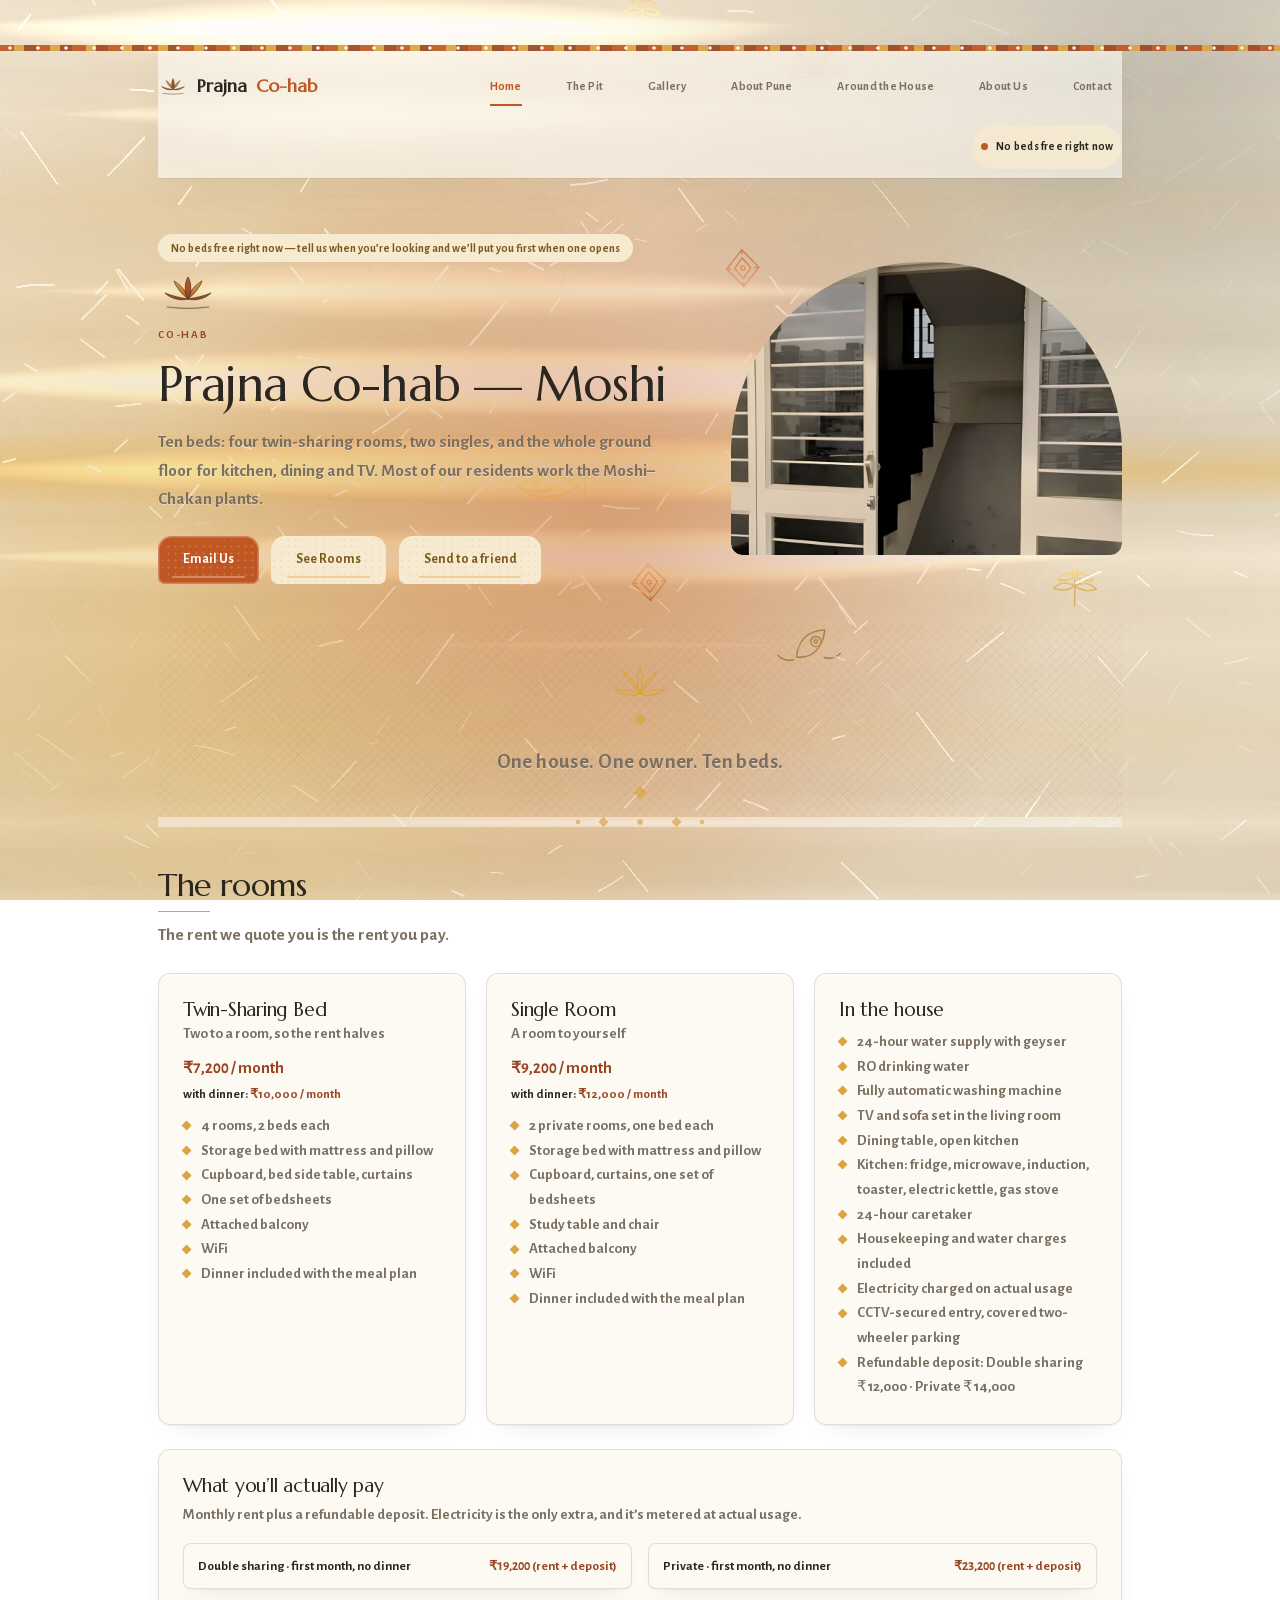
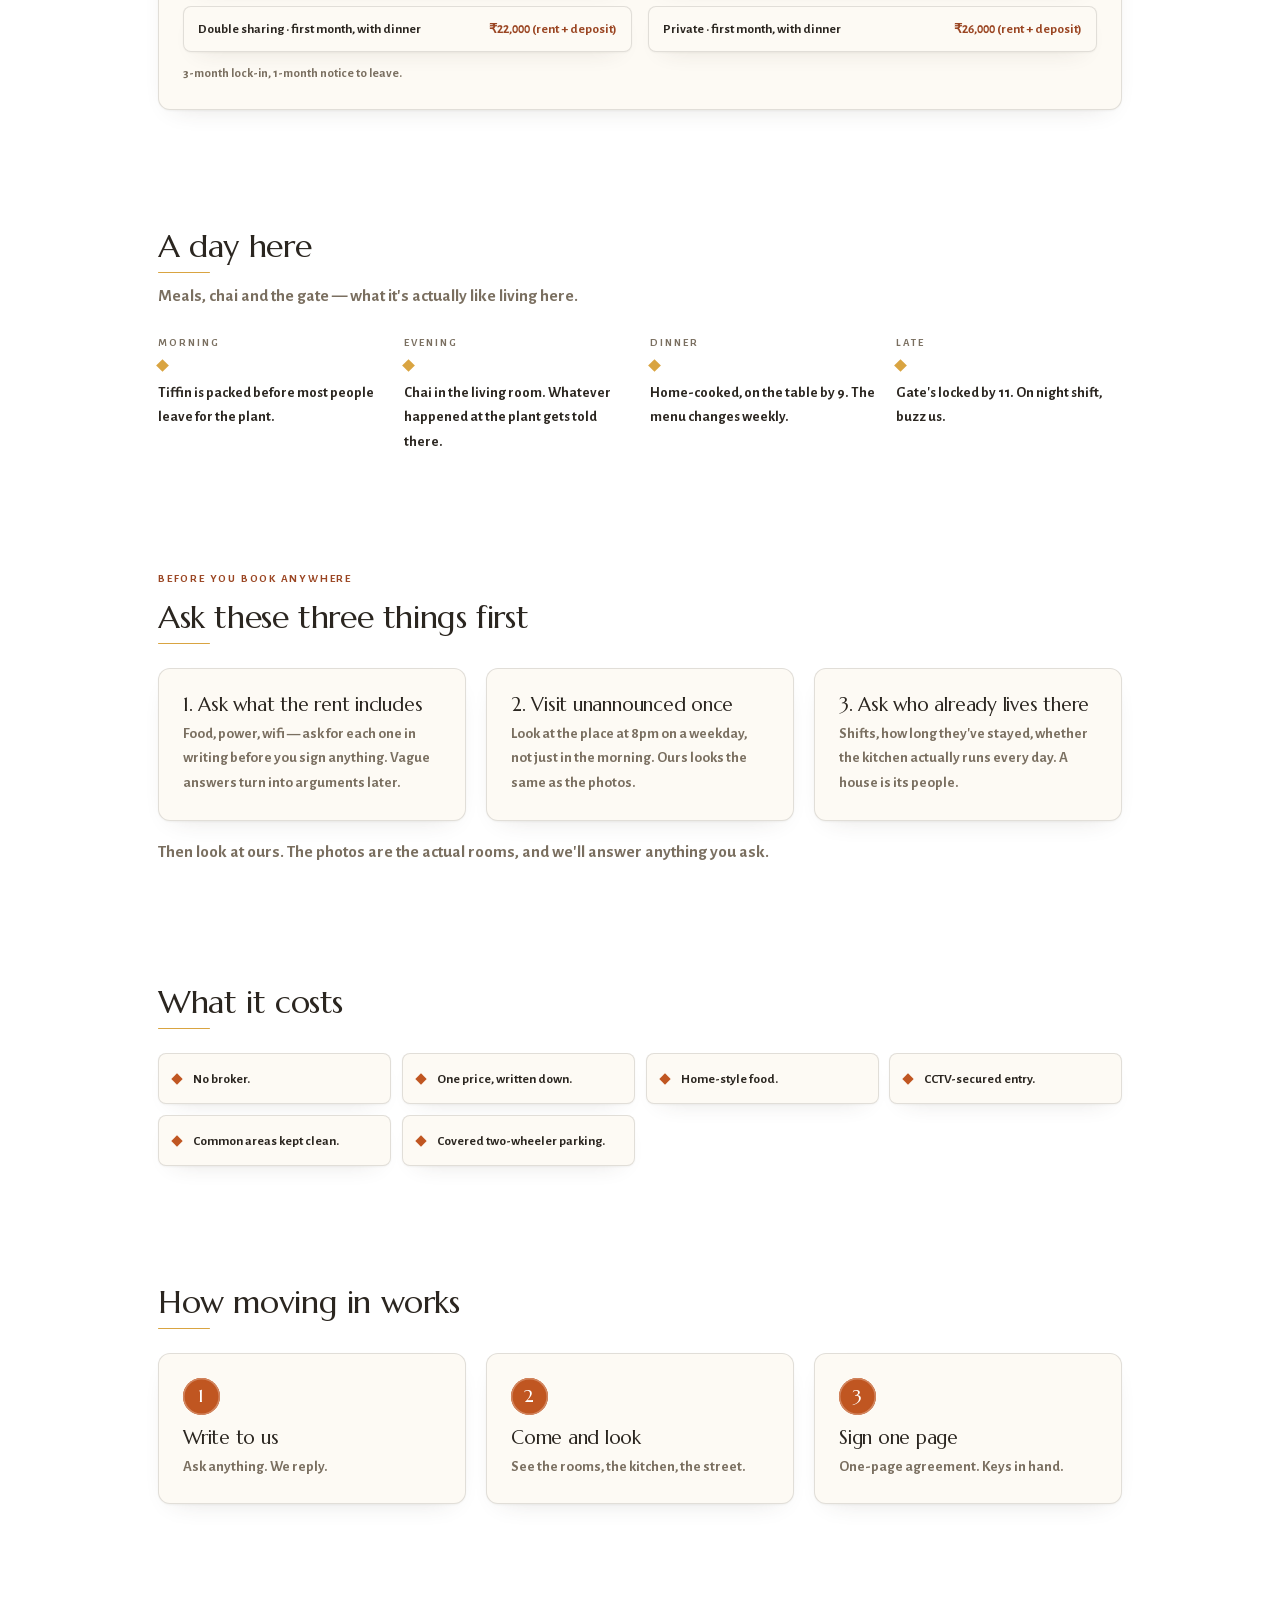
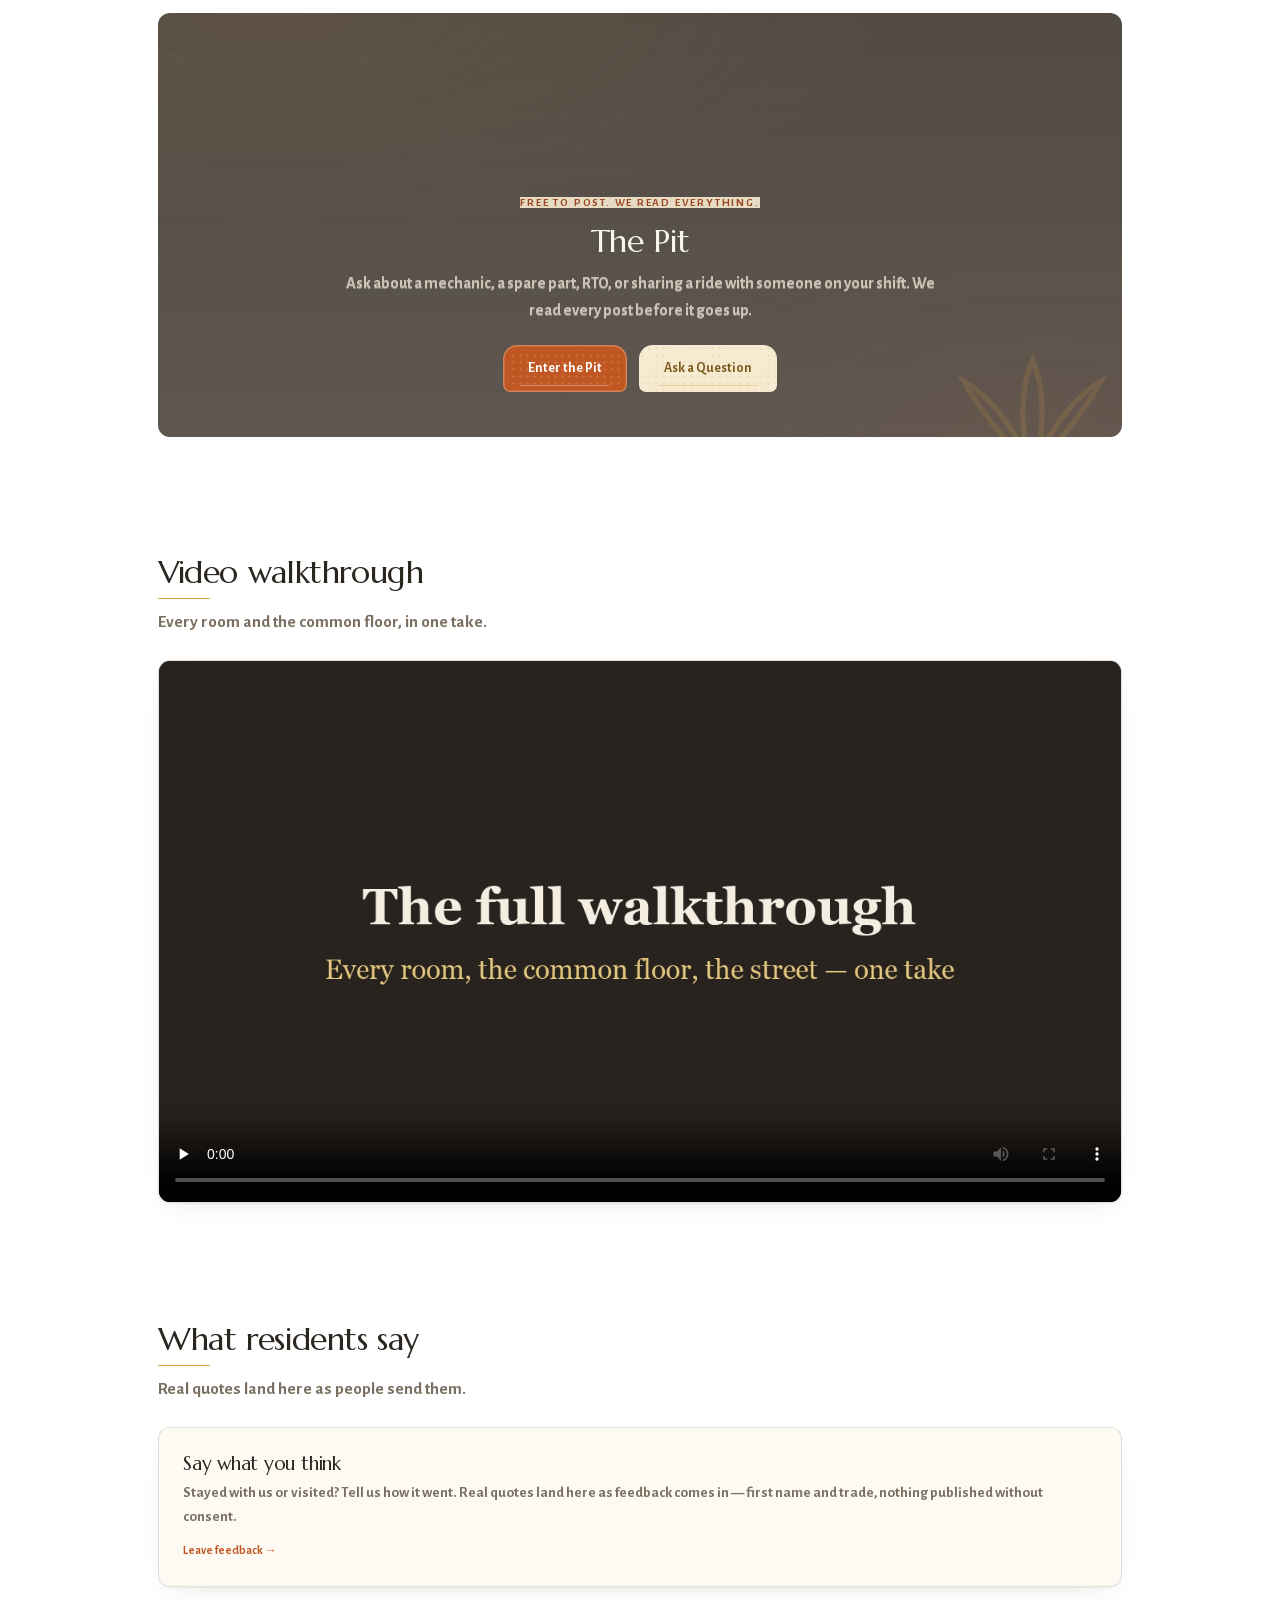
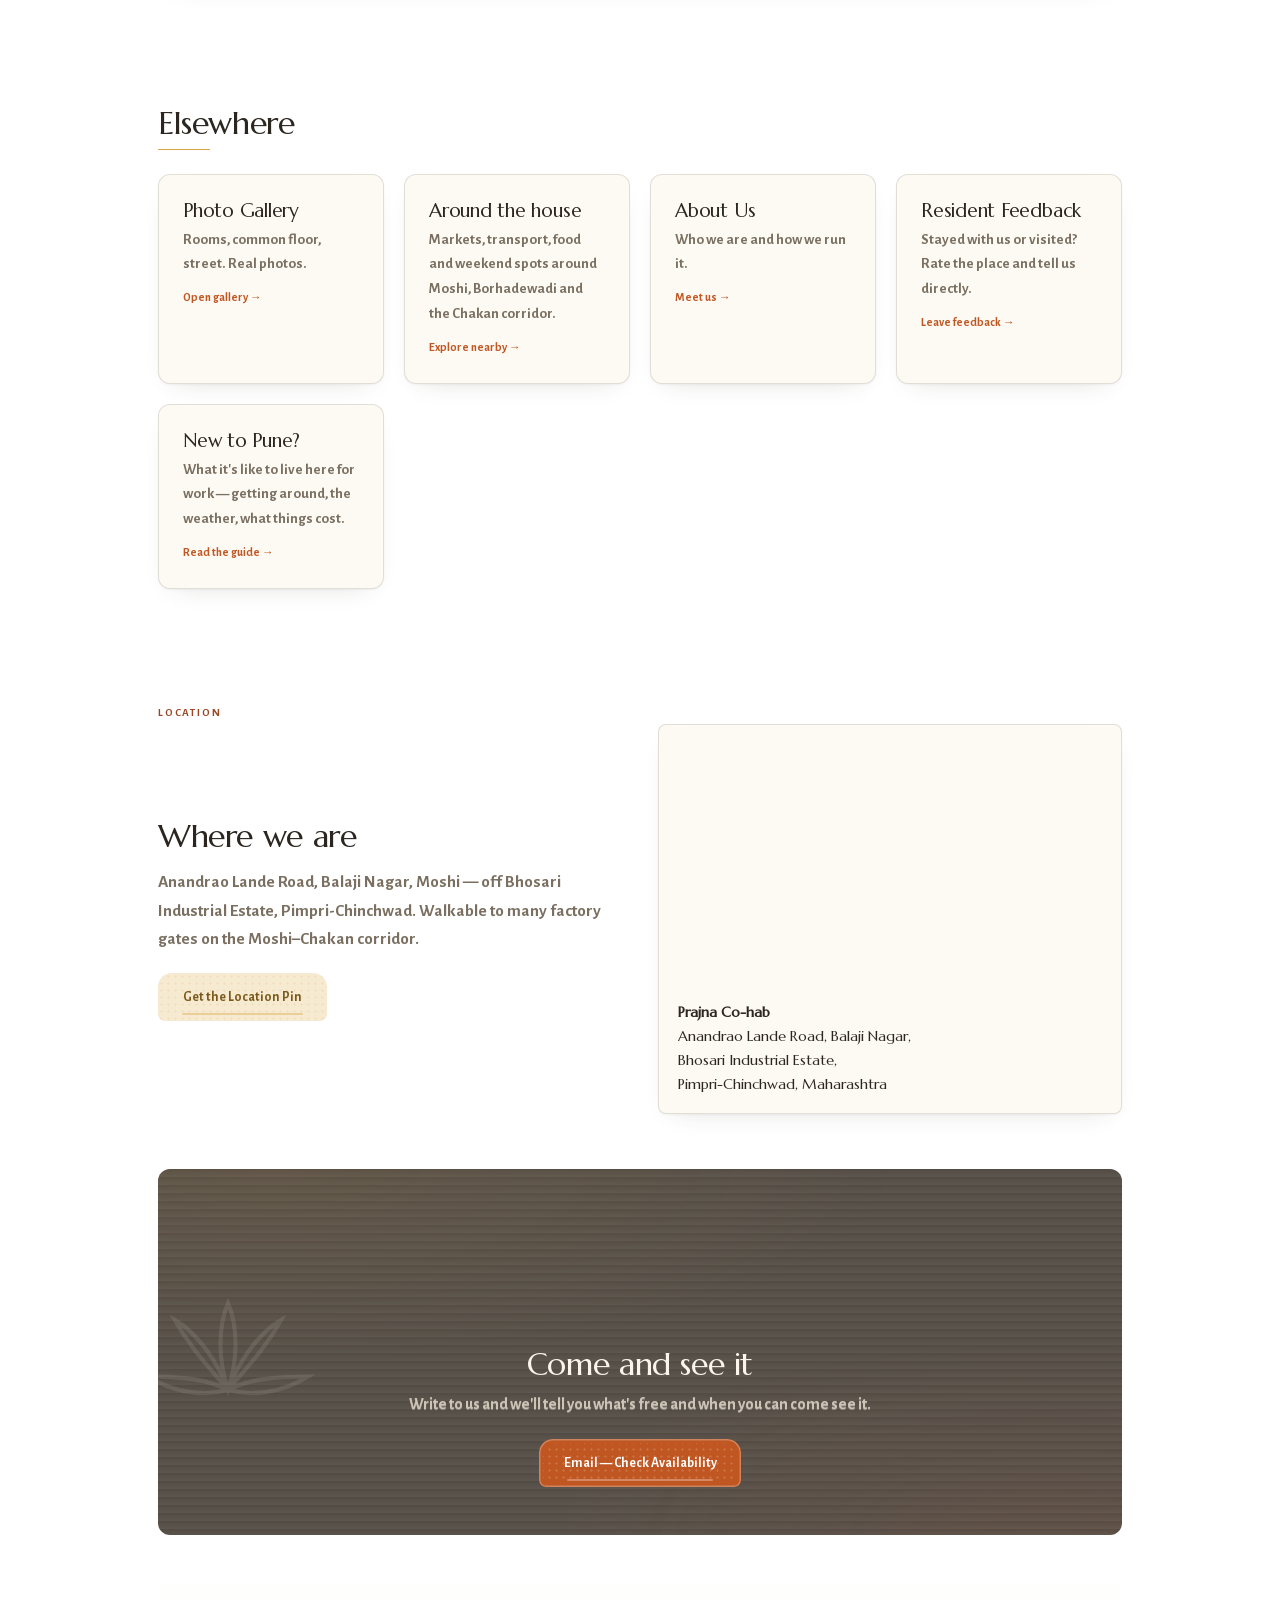
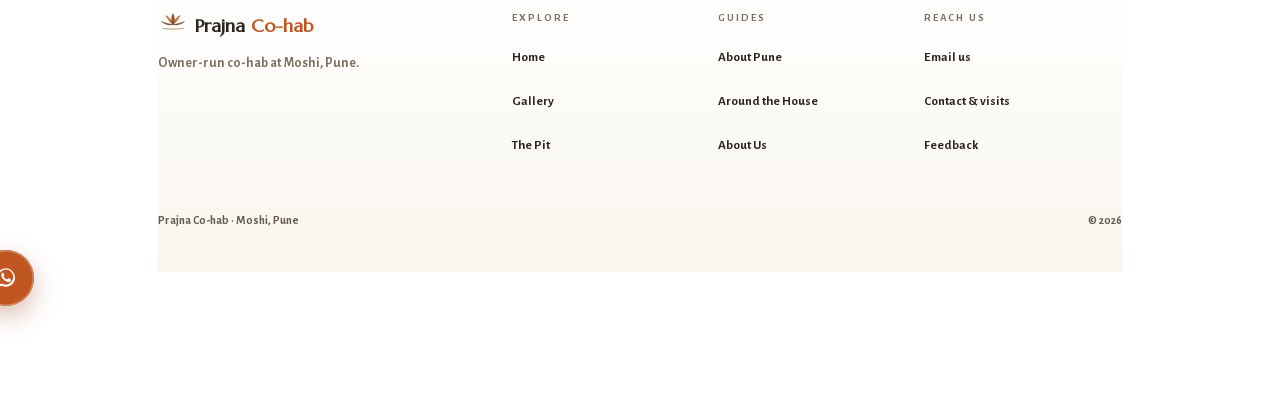
<file: index.html>
<!DOCTYPE html>
<html lang="en">
<head>
<meta charset="UTF-8">
<meta name="viewport" content="width=device-width, initial-scale=1.0, viewport-fit=cover">
<title>Prajna Co-hab — Co-living house near Moshi, Pune</title>
<meta name="description" content="Owner-run co-living in Moshi, Pimpri-Chinchwad. Double sharing from Rs 7,200 a month, private from Rs 9,200. Dinner optional. Email to enquire — no broker, no agent.">
<meta property="og:site_name" content="Prajna Co-hab">
<meta property="og:type" content="website">
<meta property="og:title" content="Prajna Co-hab — Co-living house near Moshi, Pune">
<meta property="og:description" content="Owner-run co-living in Moshi, Pimpri-Chinchwad. Double sharing from Rs 7,200 a month, private from Rs 9,200. Dinner optional. Email to enquire — no broker, no agent.">
<meta property="og:url" content="https://himansu04.github.io/prajna-co-hab/">
<meta property="og:image" content="https://himansu04.github.io/prajna-co-hab/assets/og-cover.jpg">
<meta property="og:image:width" content="1200">
<meta property="og:image:height" content="630">
<meta name="twitter:card" content="summary_large_image">
<script type="application/ld+json" id="ldjson">
{
  "@context": "https://schema.org",
  "@type": "LodgingBusiness",
  "name": "Prajna Co-hab",
  "description": "Co-living house with twin-sharing and single rooms near Moshi, Pune. Full common floor with kitchen, dining, living and TV.",
  "address": {
    "@type": "PostalAddress",
    "streetAddress": "Anandrao Lande Road, Balaji Nagar, Bhosari Industrial Estate",
    "addressLocality": "Pimpri-Chinchwad",
    "addressRegion": "Maharashtra",
    "postalCode": "411026",
    "addressCountry": "IN"
  },
  "priceRange": "₹₹",
  "amenityFeature": [
    {
      "@type": "LocationFeatureSpecification",
      "name": "Home-style food"
    },
    {
      "@type": "LocationFeatureSpecification",
      "name": "CCTV-secured entry"
    },
    {
      "@type": "LocationFeatureSpecification",
      "name": "Daily-cleaned common areas"
    },
    {
      "@type": "LocationFeatureSpecification",
      "name": "Covered two-wheeler parking"
    },
    {
      "@type": "LocationFeatureSpecification",
      "name": "Common floor: kitchen, dining, TV lounge"
    }
  ],
  "keywords": "co-hab in Moshi, co-living Moshi, co-hab near MIDC Pune, working professionals co-hab, no broker co-hab Pune, single room Moshi, twin sharing rooms"
}
</script>
<link rel="manifest" href="manifest.webmanifest">
<link rel="apple-touch-icon" href="assets/icon-192.png">
<meta name="color-scheme" content="light">
  <meta name="theme-color" content="#faf5ec">
<meta name="geo.region" content="IN-MH">
<meta name="geo.placename" content="Moshi, Pune">
<link rel="canonical" href="https://himansu04.github.io/prajna-co-hab/">
<link rel="stylesheet" href="assets/style.css?v=68">
  <link rel="stylesheet" href="assets/pond.css?v=68">
<link rel="icon" href="data:image/svg+xml,%3Csvg xmlns='http://www.w3.org/2000/svg' viewBox='0 0 32 32'%3E%3Crect width='32' height='32' rx='7' fill='%23c05a2e'/%3E%3Ctext x='16' y='22' font-size='18' font-family='Georgia' fill='%23faf6f0' text-anchor='middle'%3EP%3C/text%3E%3C/svg%3E">
<noscript><style>.flow,.reveal{opacity:1!important;transform:none!important}</style></noscript>
</head>
<body data-pond="home">
<a class="skip" href="#main">Skip to content</a>
<div class="folkline"></div>
<div class="wrap">
  <header>
    <nav class="nav">
      <a class="brand" href="index.html"><svg class="lotusmark" viewBox="0 0 120 80" aria-hidden="true"><defs><linearGradient id="lgA" x1="0" y1="0" x2="0" y2="1"><stop offset="0" stop-color="#d9a441"/><stop offset="1" stop-color="#c05621"/></linearGradient><linearGradient id="lgB" x1="0" y1="0" x2="0" y2="1"><stop offset="0" stop-color="#c05621"/><stop offset="1" stop-color="#9a4522"/></linearGradient></defs><g class="lp" stroke="#3a322a" stroke-width="1.4" stroke-linejoin="round"><path d="M60 50 C46 48 28 44 14 38 C26 50 46 54 60 50 Z" fill="url(#lgB)"/><path d="M60 50 C74 48 92 44 106 38 C94 50 74 54 60 50 Z" fill="url(#lgB)"/><path d="M60 50 C50 42 38 30 32 14 C46 22 58 36 60 50 Z" fill="url(#lgA)"/><path d="M60 50 C70 42 82 30 88 14 C74 22 62 36 60 50 Z" fill="url(#lgA)"/><path d="M60 50 C52 36 53 18 60 6 C67 18 68 36 60 50 Z" fill="url(#lgB)"/></g><path class="rip r1" d="M24 66 Q60 71 96 66" fill="none" stroke="#d9a441" stroke-width="1.6" stroke-linecap="round"/><path d="M18 66 Q60 72 102 66" fill="none" stroke="#7a6f60" stroke-width="2" stroke-linecap="round"/></svg>Prajna <span>Co-hab</span></a>
      <div class="navlinks">
        <a href="index.html">Home</a><a href="autohub.html">The Pit</a><a href="gallery.html">Gallery</a><a href="pune.html">About Pune</a><a href="discover.html">Around the House</a><a href="about.html">About Us</a><a href="contact.html">Contact</a>
      </div>
    <a class="vacancy mail-link" id="vacancy-badge" href="#" data-mailsubject="Is a bed open at Prajna Co-hab?" hidden><span class="vdot"></span><span class="vtxt"></span></a></nav>
  </header>
<main id="main" tabindex="-1">

  <div class="hero">
    <div>
      <span class="badge" id="availbadge" style="display:none"></span>
      <svg class="lotusmark lotusbig" viewBox="0 0 120 80" aria-hidden="true"><g class="lp" stroke="#3a322a" stroke-width="1.4" stroke-linejoin="round"><path d="M60 50 C46 48 28 44 14 38 C26 50 46 54 60 50 Z" fill="url(#lgB)"/><path d="M60 50 C74 48 92 44 106 38 C94 50 74 54 60 50 Z" fill="url(#lgB)"/><path d="M60 50 C50 42 38 30 32 14 C46 22 58 36 60 50 Z" fill="url(#lgA)"/><path d="M60 50 C70 42 82 30 88 14 C74 22 62 36 60 50 Z" fill="url(#lgA)"/><path d="M60 50 C52 36 53 18 60 6 C67 18 68 36 60 50 Z" fill="url(#lgB)"/></g><path class="rip r1" d="M24 66 Q60 71 96 66" fill="none" stroke="#d9a441" stroke-width="1.6" stroke-linecap="round"/><path d="M18 66 Q60 72 102 66" fill="none" stroke="#7a6f60" stroke-width="2" stroke-linecap="round"/></svg>
      <span class="tag fadeup" style="animation-delay:.05s">Co-hab</span>
      <h1 class="fadeup" style="animation-delay:.14s">Prajna Co-hab — Moshi</h1>
      <p class="lede fadeup" style="animation-delay:.23s">Ten beds: four twin-sharing rooms, two singles, and the whole ground floor for kitchen, dining and TV. Most of our residents work the Moshi–Chakan plants.</p>
      <div class="cta-row fadeup" style="animation-delay:.32s">
        <a class="btn mail-link" href="#" data-mailsubject="Email Us">Email Us</a>
        <a class="btn ghost" href="#rooms">See Rooms</a>
        <a class="btn ghost share-btn" href="#">Send to a friend</a>
      </div>
    </div>
    <div class="fadeup" style="animation-delay:.3s"><a href="gallery.html" class="ph heroshot tilt" style="text-decoration:none"><img src="assets/g/entrance.jpg?v=68" width="1200" height="800" alt="The entrance of Prajna Co-hab" loading="eager"></a></div>
  </div>

  <div class="familyband reveal">
    <span class="dia"></span>
    <p class="fblarge">One house. One owner. Ten beds.</p>
    <span class="dia"></span>
  </div>

  <section id="rooms" class="flat">
    <div class="shead reveal">
      <h2>The rooms</h2>
      <p class="lede">The rent we quote you is the rent you pay.</p>
    </div>
    <div class="grid">
      <div class="card tilt reveal">
        <h3>Twin-Sharing Bed</h3>
        <p class="persona">Two to a room, so the rent halves</p>
        <div class="price" data-cfg="twinRent"></div>
        <div class="price-alt">with dinner: <span data-cfg="twinRentMeal"></span></div>
        <ul>
          <li>4 rooms, 2 beds each</li>
          <li>Storage bed with mattress and pillow</li>
          <li>Cupboard, bed side table, curtains</li>
          <li>One set of bedsheets</li>
          <li>Attached balcony</li>
          <li>WiFi</li>
          <li data-cfg="foodLineTwin"></li>
        </ul>
      </div>
      <div class="card tilt reveal">
        <h3>Single Room</h3>
        <p class="persona">A room to yourself</p>
        <div class="price" data-cfg="singleRent"></div>
        <div class="price-alt">with dinner: <span data-cfg="singleRentMeal"></span></div>
        <ul>
          <li>2 private rooms, one bed each</li>
          <li>Storage bed with mattress and pillow</li>
          <li>Cupboard, curtains, one set of bedsheets</li>
          <li>Study table and chair</li>
          <li>Attached balcony</li>
          <li>WiFi</li>
          <li data-cfg="foodLineSingle"></li>
        </ul>
      </div>
      <div class="card tilt reveal">
        <h3>In the house</h3>
        <ul>
          <li>24-hour water supply with geyser</li>
          <li>RO drinking water</li>
          <li>Fully automatic washing machine</li>
          <li>TV and sofa set in the living room</li>
          <li>Dining table, open kitchen</li>
          <li>Kitchen: fridge, microwave, induction, toaster, electric kettle, gas stove</li>
          <li>24-hour caretaker</li>
          <li>Housekeeping and water charges included</li>
          <li>Electricity charged on actual usage</li>
          <li>CCTV-secured entry, covered two-wheeler parking</li>
          <li id="depositline" style="display:none"></li>
        </ul>
      </div>
    </div>
    <div class="card costcard reveal">
      <h3>What you&rsquo;ll actually pay</h3>
      <p>Monthly rent plus a refundable deposit. Electricity is the only extra, and it&rsquo;s metered at actual usage.</p>
      <div class="costrows">
        <div><span>Double sharing &middot; first month, no dinner</span><b data-cfg="costTwin">-</b></div>
        <div><span>Private &middot; first month, no dinner</span><b data-cfg="costSingle">-</b></div>
      </div>
      <div class="costrows">
        <div><span>Double sharing &middot; first month, with dinner</span><b data-cfg="costTwinMeal">-</b></div>
        <div><span>Private &middot; first month, with dinner</span><b data-cfg="costSingleMeal">-</b></div>
      </div>
      <span id="termsline" style="display:none"></span>
    </div>
  </section>

  <section id="aday">
    <div class="shead reveal">
      <h2>A day here</h2>
      <p class="lede">Meals, chai and the gate &mdash; what it's actually like living here.</p>
    </div>
    <div class="daystrip reveal">
      <div class="day"><span class="dtime">Morning</span><span class="ddia"></span><p>Tiffin is packed before most people leave for the plant.</p></div>
      <div class="day"><span class="dtime">Evening</span><span class="ddia"></span><p>Chai in the living room. Whatever happened at the plant gets told there.</p></div>
      <div class="day"><span class="dtime">Dinner</span><span class="ddia"></span><p>Home-cooked, on the table by 9. The menu changes weekly.</p></div>
      <div class="day"><span class="dtime">Late</span><span class="ddia"></span><p>Gate's locked by 11. On night shift, buzz us.</p></div>
    </div>
  </section>
    <section>
        <div class="shead"><span class="tag">Before you book anywhere</span><h2>Ask these three things first</h2></div>
        <div class="grid g3">
          <div class="card"><h3>1. Ask what the rent includes</h3><p>Food, power, wifi — ask for each one in writing before you sign anything. Vague answers turn into arguments later.</p></div>
          <div class="card"><h3>2. Visit unannounced once</h3><p>Look at the place at 8pm on a weekday, not just in the morning. Ours looks the same as the photos.</p></div>
          <div class="card"><h3>3. Ask who already lives there</h3><p>Shifts, how long they've stayed, whether the kitchen actually runs every day. A house is its people.</p></div>
        </div>
        <p class="lede" style="margin-top:1.1rem">Then look at ours. The photos are the actual rooms, and we'll answer anything you ask.</p>
    </section>

  <section>
    <div class="shead reveal">
      <h2>What it costs</h2>
    </div>
    <div class="promises reveal">
      <div>No broker.</div>
      <div>One price, written down.</div>
      <div>Home-style food.</div>
      <div>CCTV-secured entry.</div>
      <div>Common areas kept clean.</div>
      <div>Covered two-wheeler parking.</div>
    </div>
  </section>

  <section>
    <div class="shead reveal">
      <h2>How moving in works</h2>
    </div>
    <div class="grid g3">
      <div class="card step tilt reveal"><span class="num">1</span><h3>Write to us</h3><p>Ask anything. We reply.</p></div>
      <div class="card step tilt reveal"><span class="num">2</span><h3>Come and look</h3><p>See the rooms, the kitchen, the street.</p></div>
      <div class="card step tilt reveal"><span class="num">3</span><h3>Sign one page</h3><p>One-page agreement. Keys in hand.</p></div>
    </div>
  </section>

  <section>
    <div class="feature reveal">
      <span class="tag gold">Free to post. We read everything.</span>
      <h2 style="font-size:clamp(1.5rem,3vw,2rem);margin-top:.5rem">The Pit</h2>
      <p>Ask about a mechanic, a spare part, RTO, or sharing a ride with someone on your shift. We read every post before it goes up.</p>
      <div class="cta-row">
        <a class="btn" href="autohub.html">Enter the Pit</a>
        <a class="btn ghost mail-link" href="#" data-mailsubject="Hi, I have a question for The Pit board." style="color:var(--ochre);border-color:var(--ochre)">Ask a Question</a>
      </div>
    </div>
  </section>

  <section>
    <div class="shead reveal">
      <h2>Video walkthrough</h2>
      <p class="lede">Every room and the common floor, in one take.</p>
    </div>
    <div class="tourbox reveal">
      <video controls preload="none" playsinline poster="assets/tour-poster.png" src="assets/tour.mp4"></video>
    </div>
  </section>

  <section>
    <div class="shead reveal">
      <h2>What residents say</h2>
      <p class="lede">Real quotes land here as people send them.</p>
    </div>
    <div class="grid g3">
      <a class="card teasercard tilt reveal" href="feedback.html">
        <h3>Say what you think</h3>
        <p>Stayed with us or visited? Tell us how it went. Real quotes land here as feedback comes in — first name and trade, nothing published without consent.</p>
        <span class="go">Leave feedback →</span>
      </a>
    </div>
  </section>

  <section>
    <div class="shead reveal">
      <h2>Elsewhere</h2>
    </div>
    <div class="grid g3">
      <a class="card teasercard tilt reveal" href="gallery.html">
        <h3>Photo Gallery</h3>
        <p>Rooms, common floor, street. Real photos.</p>
        <span class="go">Open gallery →</span>
      </a>
      <a class="card teasercard tilt reveal" href="discover.html">
        <h3>Around the house</h3>
        <p>Markets, transport, food and weekend spots around Moshi, Borhadewadi and the Chakan corridor.</p>
        <span class="go">Explore nearby →</span>
      </a>
      <a class="card teasercard tilt reveal" href="about.html">
        <h3>About Us</h3>
        <p>Who we are and how we run it.</p>
        <span class="go">Meet us →</span>
      </a>
      <a class="card teasercard tilt reveal" href="feedback.html">
        <h3>Resident Feedback</h3>
        <p>Stayed with us or visited? Rate the place and tell us directly.</p>
        <span class="go">Leave feedback →</span>
      </a>
      <a class="card teasercard tilt reveal" href="pune.html">
        <h3>New to Pune?</h3>
        <p>What it's like to live here for work — getting around, the weather, what things cost.</p>
        <span class="go">Read the guide →</span>
      </a>
    </div>
  </section>

  <section id="location">
    <span class="tag">Location</span>
    <div class="loc">
      <div class="reveal">
        <h2 style="margin-bottom:.8rem">Where we are</h2>
        <p class="lede" style="margin-bottom:1.2rem">Anandrao Lande Road, Balaji Nagar, Moshi — off Bhosari Industrial Estate, Pimpri-Chinchwad. Walkable to many factory gates on the Moshi–Chakan corridor.</p>
        <a class="btn ghost mail-link" href="#" data-mailsubject="Hi, please send me the location pin for Prajna Co-hab.">Get the Location Pin</a>
      </div>
      <div class="mapbox reveal">
        <iframe title="Prajna Co-hab location" width="600" height="260" loading="lazy" src="https://www.google.com/maps?q=Anandrao+Lande+Road,+Balaji+Nagar,+Bhosari+Industrial+Estate,+Pimpri-Chinchwad,+Maharashtra&output=embed"></iframe>
        <div class="addr"><b>Prajna Co-hab</b><br>Anandrao Lande Road, Balaji Nagar,<br>Bhosari Industrial Estate,<br>Pimpri-Chinchwad, Maharashtra</div>
      </div>
    </div>
  </section>

  <div class="cta-strip">

      <h2 class="reveal">Come and see it</h2>
      <p class="reveal">Write to us and we'll tell you what's free and when you can come see it.</p>
      <a class="btn mail-link reveal" href="#" data-mailsubject="Hi, what's available right now at Prajna Co-hab?">Email — Check Availability</a>
  </div>
  </main>
<footer>
    <div class="fcols">
      <div class="fbrand">
        <div class="fbrandname"><svg class="lotusmark" viewBox="0 0 120 80" aria-hidden="true"><g class="lp" stroke="#3a322a" stroke-width="1.4" stroke-linejoin="round"><path d="M60 50 C46 48 28 44 14 38 C26 50 46 54 60 50 Z" fill="url(#lgB)"/><path d="M60 50 C74 48 92 44 106 38 C94 50 74 54 60 50 Z" fill="url(#lgB)"/><path d="M60 50 C50 42 38 30 32 14 C46 22 58 36 60 50 Z" fill="url(#lgA)"/><path d="M60 50 C70 42 82 30 88 14 C74 22 62 36 60 50 Z" fill="url(#lgA)"/><path d="M60 50 C52 36 53 18 60 6 C67 18 68 36 60 50 Z" fill="url(#lgB)"/></g><path class="rip r1" d="M24 66 Q60 71 96 66" fill="none" stroke="#d9a441" stroke-width="1.6" stroke-linecap="round"/><path d="M18 66 Q60 72 102 66" fill="none" stroke="#7a6f60" stroke-width="2" stroke-linecap="round"/></svg> Prajna <span>Co-hab</span></div>
        <p>Owner-run co-hab at Moshi, Pune.</p>
      </div>
      <div>
        <h4>Explore</h4>
        <a href="index.html">Home</a><a href="gallery.html">Gallery</a><a href="autohub.html">The Pit</a>
      </div>
      <div>
        <h4>Guides</h4>
        <a href="pune.html">About Pune</a><a href="discover.html">Around the House</a><a href="about.html">About Us</a>
      </div>
      <div>
        <h4>Reach us</h4>
        <a class="mail-link" href="#" data-mailsubject="Email us">Email us</a><a href="contact.html">Contact &amp; visits</a><a href="feedback.html">Feedback</a>
      </div>
    </div>
    <div class="fbottom"><span>Prajna Co-hab · Moshi, Pune</span><span>© <span id="yr"></span></span></div>
  </footer>
</div>

<div class="mobilebar">
  <span class="miniopen" id="vacancy-mini" hidden></span><a href="#" data-mailsubject="Email" class="wa mail-link">Email</a>
</div>
<script src="config.js?v=68"></script><script src="assets/site.js?v=68"></script>
<script src="assets/fluid.js?v=68" defer></script>
<script src="assets/pond.js?v=68" defer></script><script src="assets/vendor/gsap-3.15.0.min.js?v=68"></script><script src="assets/vendor/ScrollTrigger-3.15.0.min.js?v=68"></script><script src="assets/vendor/SplitText-3.15.0.min.js?v=68"></script><script src="assets/vendor/Flip-3.15.0.min.js?v=68"></script><script src="assets/vendor/MotionPathPlugin-3.15.0.min.js?v=68"></script><script src="assets/vendor/CustomEase-3.15.0.min.js?v=68"></script><script src="assets/vendor/Observer-3.15.0.min.js?v=68"></script><script src="assets/motion.js?v=68" defer></script>
</body>
</html>
</file>
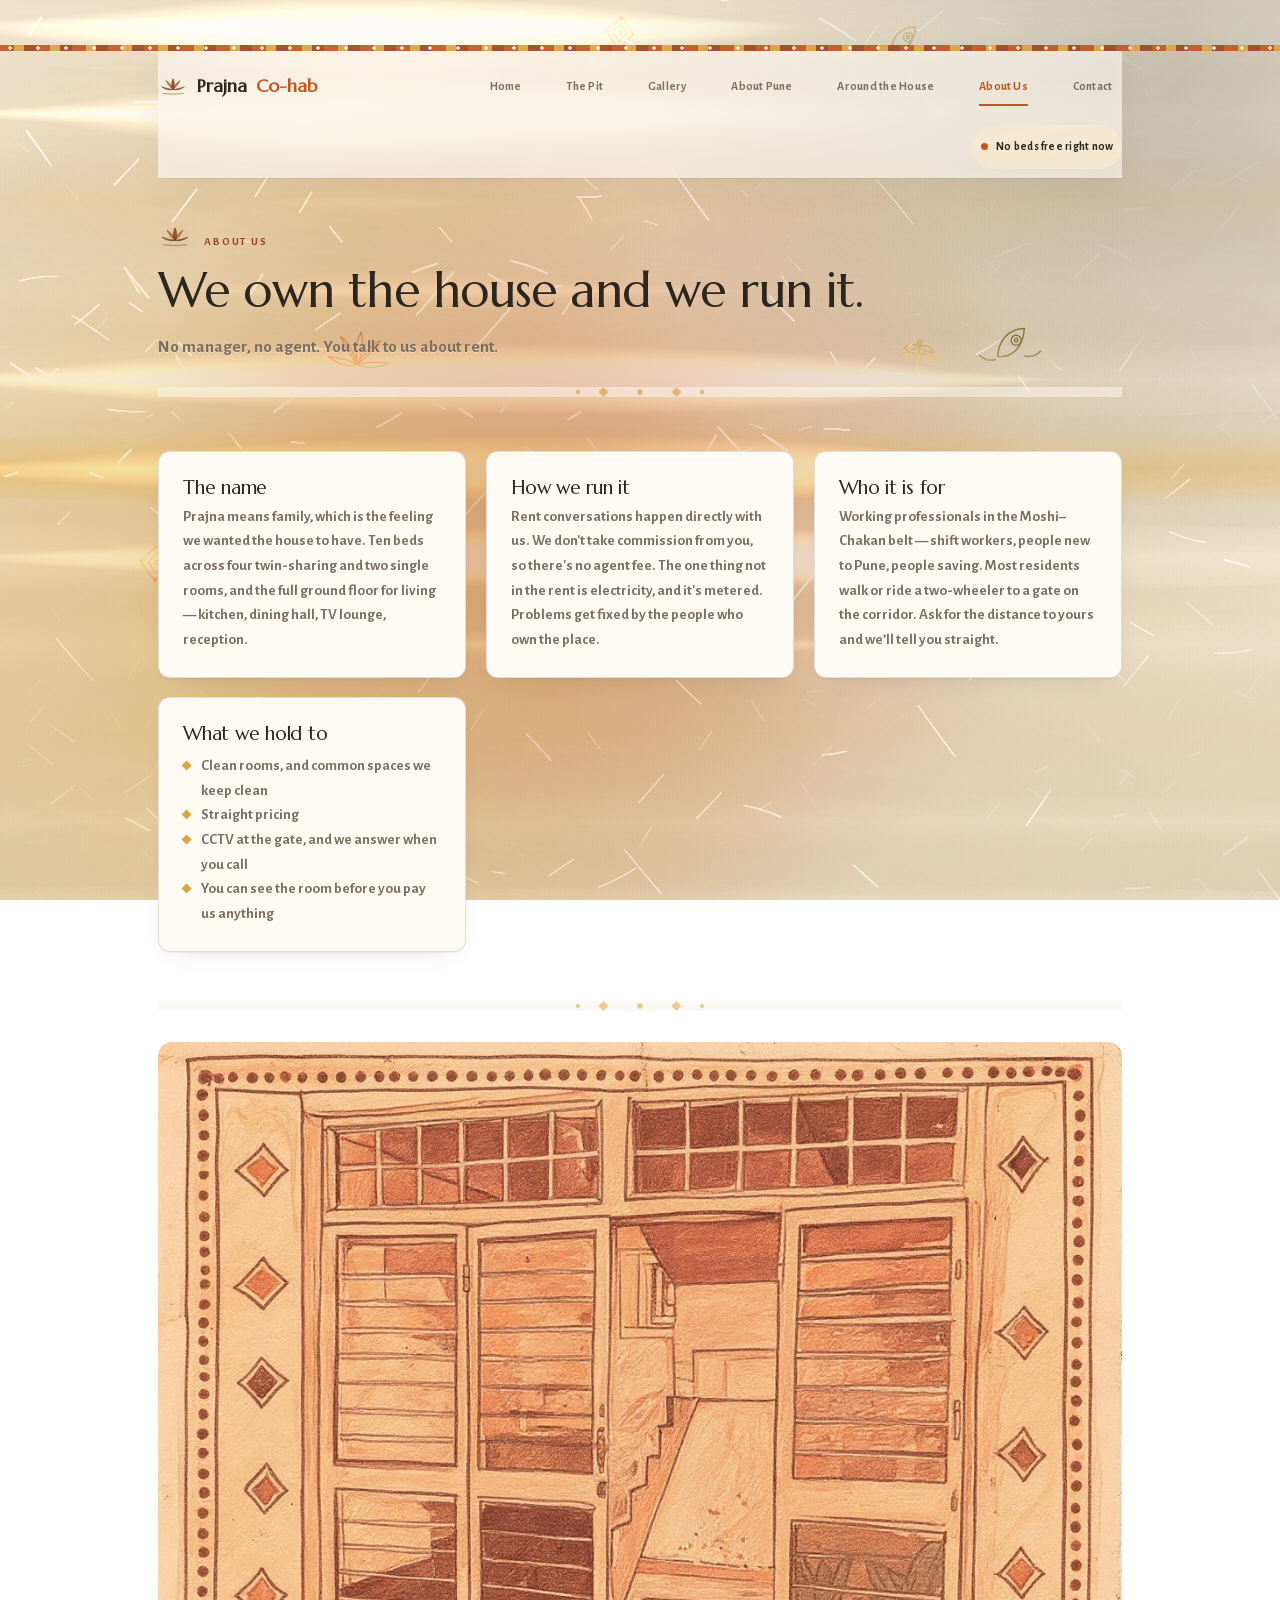
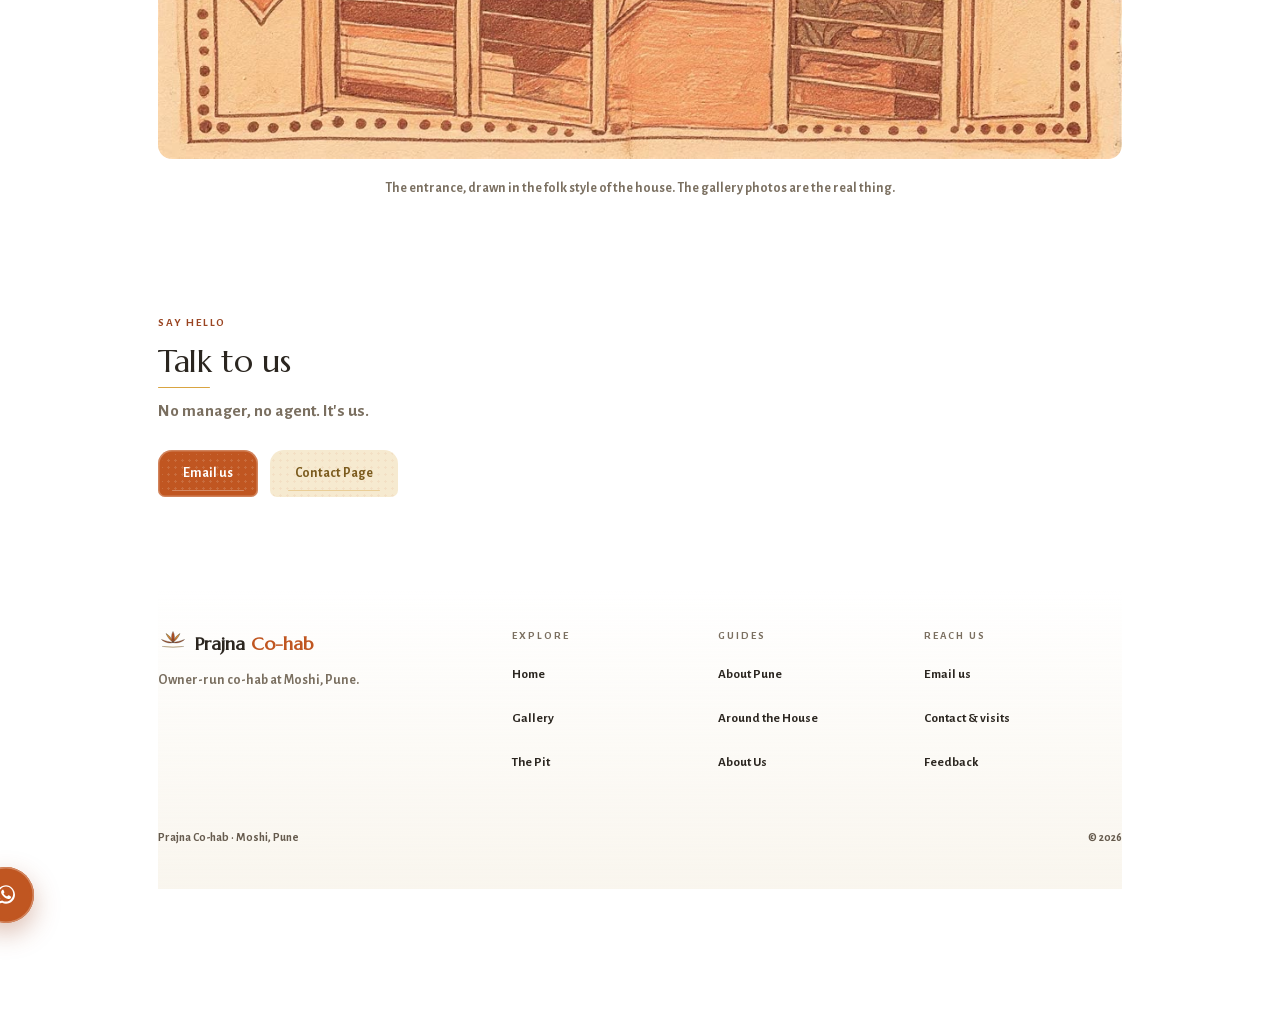
<file: about.html>
<!DOCTYPE html>
<html lang="en">
<head>
<meta charset="UTF-8">
<meta name="viewport" content="width=device-width, initial-scale=1.0, viewport-fit=cover">
<title>About Us — Prajna Co-hab, Owner-Run Co-hab, Moshi</title>
<meta name="description" content="Prajna Co-hab is an owner-run co-living house in Moshi, Pimpri-Chinchwad. Ten beds, a full common floor, and we're on site.">
<meta property="og:site_name" content="Prajna Co-hab">
<meta property="og:type" content="website">
<meta property="og:title" content="About Us — Prajna Co-hab, Owner-Run Co-hab, Moshi">
<meta property="og:description" content="Prajna Co-hab is an owner-run co-living house in Moshi, Pimpri-Chinchwad. Ten beds, a full common floor, and we're on site.">
<meta property="og:url" content="https://himansu04.github.io/prajna-co-hab/about.html">
<meta property="og:image" content="https://himansu04.github.io/prajna-co-hab/assets/og-cover.jpg">
<meta property="og:image:width" content="1200">
<meta property="og:image:height" content="630">
<meta name="twitter:card" content="summary_large_image">
<link rel="manifest" href="manifest.webmanifest">
<link rel="apple-touch-icon" href="assets/icon-192.png">
<meta name="color-scheme" content="light">
  <meta name="theme-color" content="#faf5ec">
<meta name="geo.region" content="IN-MH">
<meta name="geo.placename" content="Moshi, Pune">
<link rel="canonical" href="https://himansu04.github.io/prajna-co-hab/about.html">
<link rel="stylesheet" href="assets/style.css?v=68">
  <link rel="stylesheet" href="assets/pond.css?v=68">
<link rel="icon" href="data:image/svg+xml,%3Csvg xmlns='http://www.w3.org/2000/svg' viewBox='0 0 32 32'%3E%3Crect width='32' height='32' rx='7' fill='%23c05a2e'/%3E%3Ctext x='16' y='22' font-size='18' font-family='Georgia' fill='%23faf6f0' text-anchor='middle'%3EP%3C/text%3E%3C/svg%3E">
<noscript><style>.flow,.reveal{opacity:1!important;transform:none!important}</style></noscript>
</head>
<body data-pond="about">
<a class="skip" href="#main">Skip to content</a>
<div class="folkline"></div>
<div class="wrap">
  <header>
    <nav class="nav">
      <a class="brand" href="index.html"><svg class="lotusmark" viewBox="0 0 120 80" aria-hidden="true"><defs><linearGradient id="lgA" x1="0" y1="0" x2="0" y2="1"><stop offset="0" stop-color="#d9a441"/><stop offset="1" stop-color="#c05621"/></linearGradient><linearGradient id="lgB" x1="0" y1="0" x2="0" y2="1"><stop offset="0" stop-color="#c05621"/><stop offset="1" stop-color="#9a4522"/></linearGradient></defs><g class="lp" stroke="#3a322a" stroke-width="1.4" stroke-linejoin="round"><path d="M60 50 C46 48 28 44 14 38 C26 50 46 54 60 50 Z" fill="url(#lgB)"/><path d="M60 50 C74 48 92 44 106 38 C94 50 74 54 60 50 Z" fill="url(#lgB)"/><path d="M60 50 C50 42 38 30 32 14 C46 22 58 36 60 50 Z" fill="url(#lgA)"/><path d="M60 50 C70 42 82 30 88 14 C74 22 62 36 60 50 Z" fill="url(#lgA)"/><path d="M60 50 C52 36 53 18 60 6 C67 18 68 36 60 50 Z" fill="url(#lgB)"/></g><path class="rip r1" d="M24 66 Q60 71 96 66" fill="none" stroke="#d9a441" stroke-width="1.6" stroke-linecap="round"/><path d="M18 66 Q60 72 102 66" fill="none" stroke="#7a6f60" stroke-width="2" stroke-linecap="round"/></svg>Prajna <span>Co-hab</span></a>
      <div class="navlinks">
        <a href="index.html">Home</a><a href="autohub.html">The Pit</a><a href="gallery.html">Gallery</a><a href="pune.html">About Pune</a><a href="discover.html">Around the House</a><a href="about.html">About Us</a><a href="contact.html">Contact</a>
      </div>
    <a class="vacancy mail-link" id="vacancy-badge" href="#" data-mailsubject="Is a bed open at Prajna Co-hab?" hidden><span class="vdot"></span><span class="vtxt"></span></a></nav>
  </header>
<main id="main" tabindex="-1">

  <div class="pagehead">
    <svg class="lotusmark lotusmid" viewBox="0 0 120 80" aria-hidden="true"><g class="lp" stroke="#3a322a" stroke-width="1.4" stroke-linejoin="round"><path d="M60 50 C46 48 28 44 14 38 C26 50 46 54 60 50 Z" fill="url(#lgB)"/><path d="M60 50 C74 48 92 44 106 38 C94 50 74 54 60 50 Z" fill="url(#lgB)"/><path d="M60 50 C50 42 38 30 32 14 C46 22 58 36 60 50 Z" fill="url(#lgA)"/><path d="M60 50 C70 42 82 30 88 14 C74 22 62 36 60 50 Z" fill="url(#lgA)"/><path d="M60 50 C52 36 53 18 60 6 C67 18 68 36 60 50 Z" fill="url(#lgB)"/></g><path class="rip r1" d="M24 66 Q60 71 96 66" fill="none" stroke="#d9a441" stroke-width="1.6" stroke-linecap="round"/><path d="M18 66 Q60 72 102 66" fill="none" stroke="#7a6f60" stroke-width="2" stroke-linecap="round"/></svg>
    <span class="tag">About us</span>
    <h1>We own the house and we run it.</h1>
    <p class="lede">No manager, no agent. You talk to us about rent.</p>
  </div>

  <section class="flat">
    <div class="grid">
      <div class="card tilt reveal">
        <h3>The name</h3>
        <p>Prajna means family, which is the feeling we wanted the house to have. Ten beds across four twin-sharing and two single rooms, and the full ground floor for living — kitchen, dining hall, TV lounge, reception.</p>
      </div>
      <div class="card tilt reveal">
        <h3>How we run it</h3>
        <p>Rent conversations happen directly with us. We don't take commission from you, so there's no agent fee. The one thing not in the rent is electricity, and it's metered. Problems get fixed by the people who own the place.</p>
      </div>
      <div class="card tilt reveal">
        <h3>Who it is for</h3>
        <p>Working professionals in the Moshi–Chakan belt — shift workers, people new to Pune, people saving. Most residents walk or ride a two-wheeler to a gate on the corridor. Ask for the distance to yours and we’ll tell you straight.</p>
      </div>
      <div class="card tilt reveal">
        <h3>What we hold to</h3>
        <ul>
          <li>Clean rooms, and common spaces we keep clean</li>
          <li>Straight pricing</li>
          <li>CCTV at the gate, and we answer when you call</li>
          <li>You can see the room before you pay us anything</li>
        </ul>
      </div>
    </div>
  </section>

  <section class="flat">
    <figure class="reveal" style="margin:0">
      <img src="assets/g/folk-entrance.jpg?v=68" width="1100" height="817" alt="Folk-art illustration of the Prajna Co-hab entrance" loading="lazy" style="width:100%;height:auto;border-radius:14px">
      <figcaption style="text-align:center;font-size:.85rem;color:var(--muted);margin-top:.6rem">The entrance, drawn in the folk style of the house. The gallery photos are the real thing.</figcaption>
    </figure>
  </section>

  <section>
    <div class="shead reveal">
      <span class="tag">Say hello</span>
      <h2>Talk to us</h2>
      <p class="lede">No manager, no agent. It's us.</p>
    </div>
    <div class="cta-row reveal" style="display:flex;gap:.8rem;flex-wrap:wrap">
      <a class="btn mail-link" href="#" data-mailsubject="Hi, I'd like to know more about Prajna Co-hab.">Email us</a>
      <a class="btn ghost" href="contact.html">Contact Page</a>
    </div>
  </section>
  </main>
</div>

<div class="wrap">
<footer>
    <div class="fcols">
      <div class="fbrand">
        <div class="fbrandname"><svg class="lotusmark" viewBox="0 0 120 80" aria-hidden="true"><defs><linearGradient id="lgA" x1="0" y1="0" x2="0" y2="1"><stop offset="0" stop-color="#d9a441"/><stop offset="1" stop-color="#c05621"/></linearGradient><linearGradient id="lgB" x1="0" y1="0" x2="0" y2="1"><stop offset="0" stop-color="#c05621"/><stop offset="1" stop-color="#9a4522"/></linearGradient></defs><g class="lp" stroke="#3a322a" stroke-width="1.4" stroke-linejoin="round"><path d="M60 50 C46 48 28 44 14 38 C26 50 46 54 60 50 Z" fill="url(#lgB)"/><path d="M60 50 C74 48 92 44 106 38 C94 50 74 54 60 50 Z" fill="url(#lgB)"/><path d="M60 50 C50 42 38 30 32 14 C46 22 58 36 60 50 Z" fill="url(#lgA)"/><path d="M60 50 C70 42 82 30 88 14 C74 22 62 36 60 50 Z" fill="url(#lgA)"/><path d="M60 50 C52 36 53 18 60 6 C67 18 68 36 60 50 Z" fill="url(#lgB)"/></g><path class="rip r1" d="M24 66 Q60 71 96 66" fill="none" stroke="#d9a441" stroke-width="1.6" stroke-linecap="round"/><path d="M18 66 Q60 72 102 66" fill="none" stroke="#7a6f60" stroke-width="2" stroke-linecap="round"/></svg> Prajna <span>Co-hab</span></div>
        <p>Owner-run co-hab at Moshi, Pune.</p>
      </div>
      <div>
        <h4>Explore</h4>
        <a href="index.html">Home</a><a href="gallery.html">Gallery</a><a href="autohub.html">The Pit</a>
      </div>
      <div>
        <h4>Guides</h4>
        <a href="pune.html">About Pune</a><a href="discover.html">Around the House</a><a href="about.html">About Us</a>
      </div>
      <div>
        <h4>Reach us</h4>
        <a class="mail-link" href="#" data-mailsubject="Email us">Email us</a><a href="contact.html">Contact &amp; visits</a><a href="feedback.html">Feedback</a>
      </div>
    </div>
    <div class="fbottom"><span>Prajna Co-hab · Moshi, Pune</span><span>© <span id="yr"></span></span></div>
  </footer>
</div>

  <div class="mobilebar">
    <span class="miniopen" id="vacancy-mini" hidden></span><a href="#" data-mailsubject="Email" class="wa mail-link">Email</a>
  </div>
<script src="config.js?v=68"></script><script src="assets/site.js?v=68"></script>
<script src="assets/fluid.js?v=68" defer></script>
<script src="assets/pond.js?v=68" defer></script><script src="assets/vendor/gsap-3.15.0.min.js?v=68"></script><script src="assets/vendor/ScrollTrigger-3.15.0.min.js?v=68"></script><script src="assets/vendor/SplitText-3.15.0.min.js?v=68"></script><script src="assets/vendor/Flip-3.15.0.min.js?v=68"></script><script src="assets/vendor/MotionPathPlugin-3.15.0.min.js?v=68"></script><script src="assets/vendor/CustomEase-3.15.0.min.js?v=68"></script><script src="assets/vendor/Observer-3.15.0.min.js?v=68"></script><script src="assets/motion.js?v=68" defer></script>
</body>
</html>
</file>
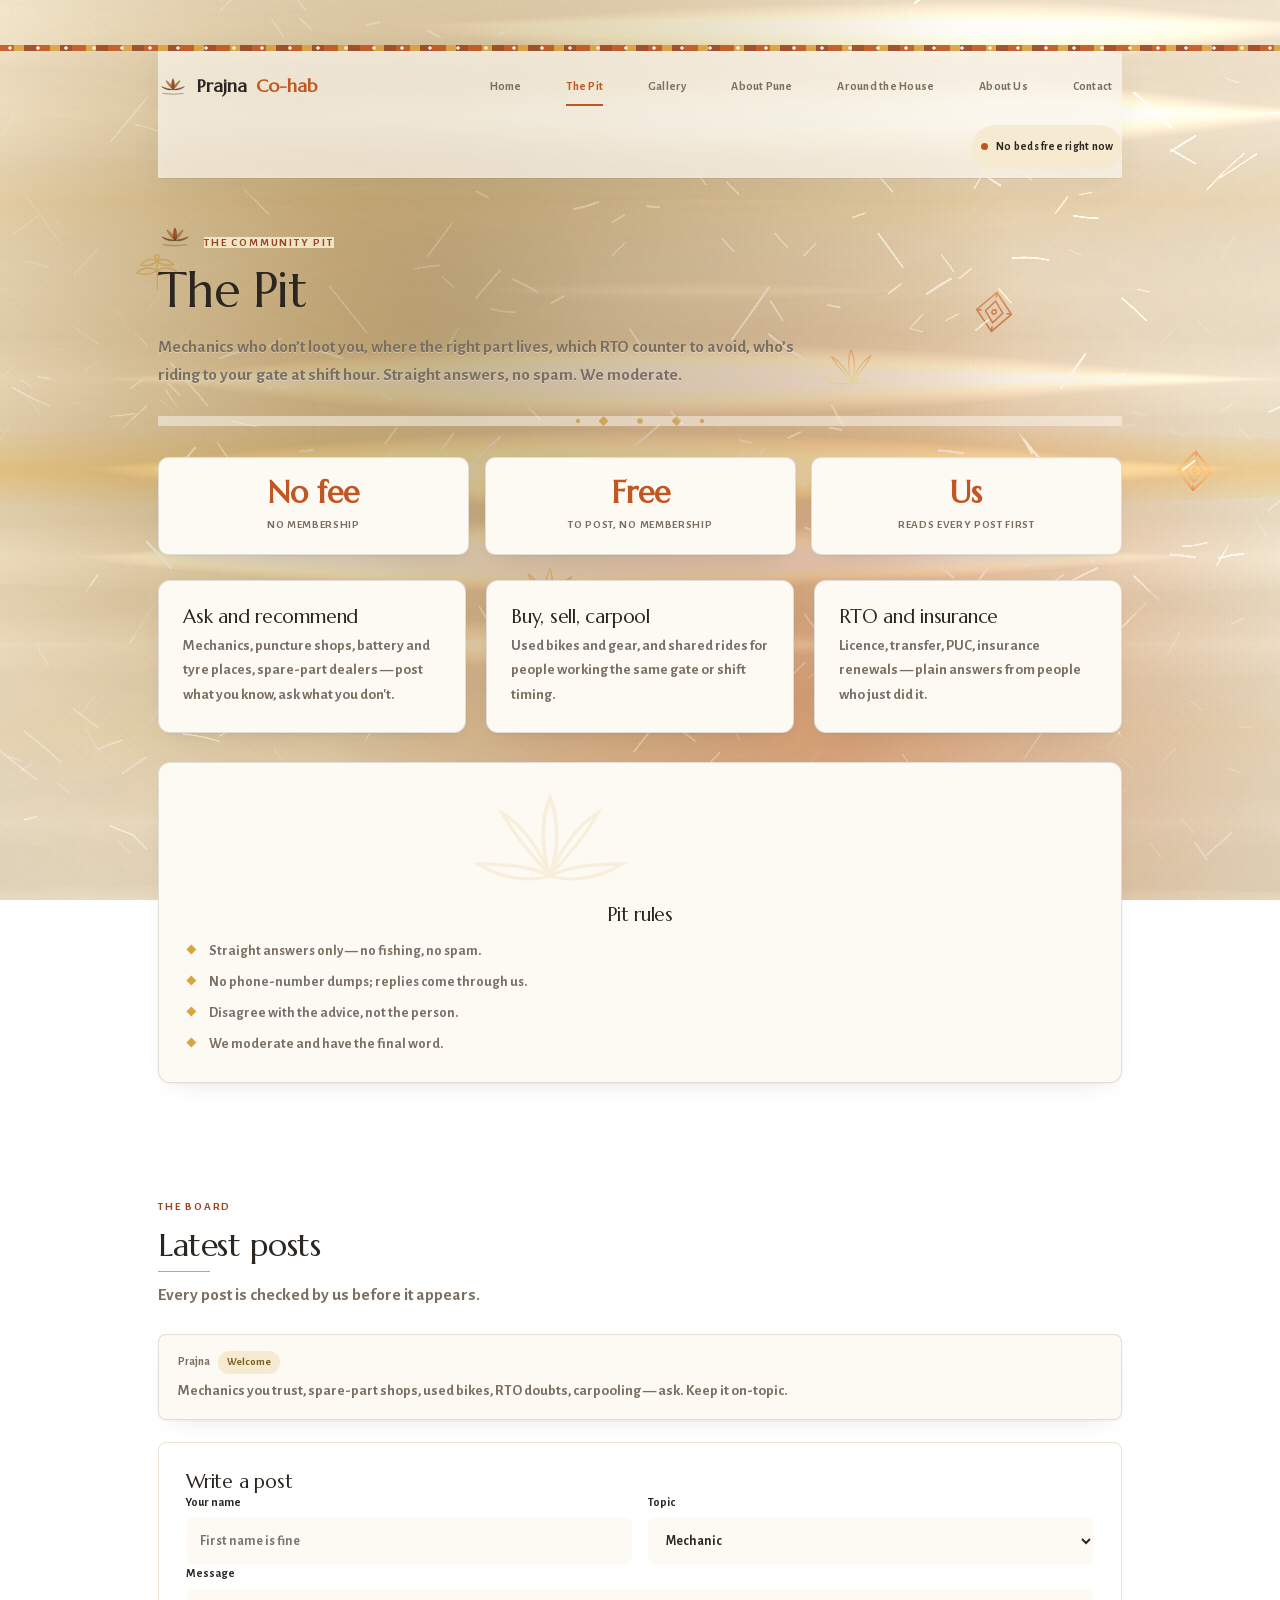
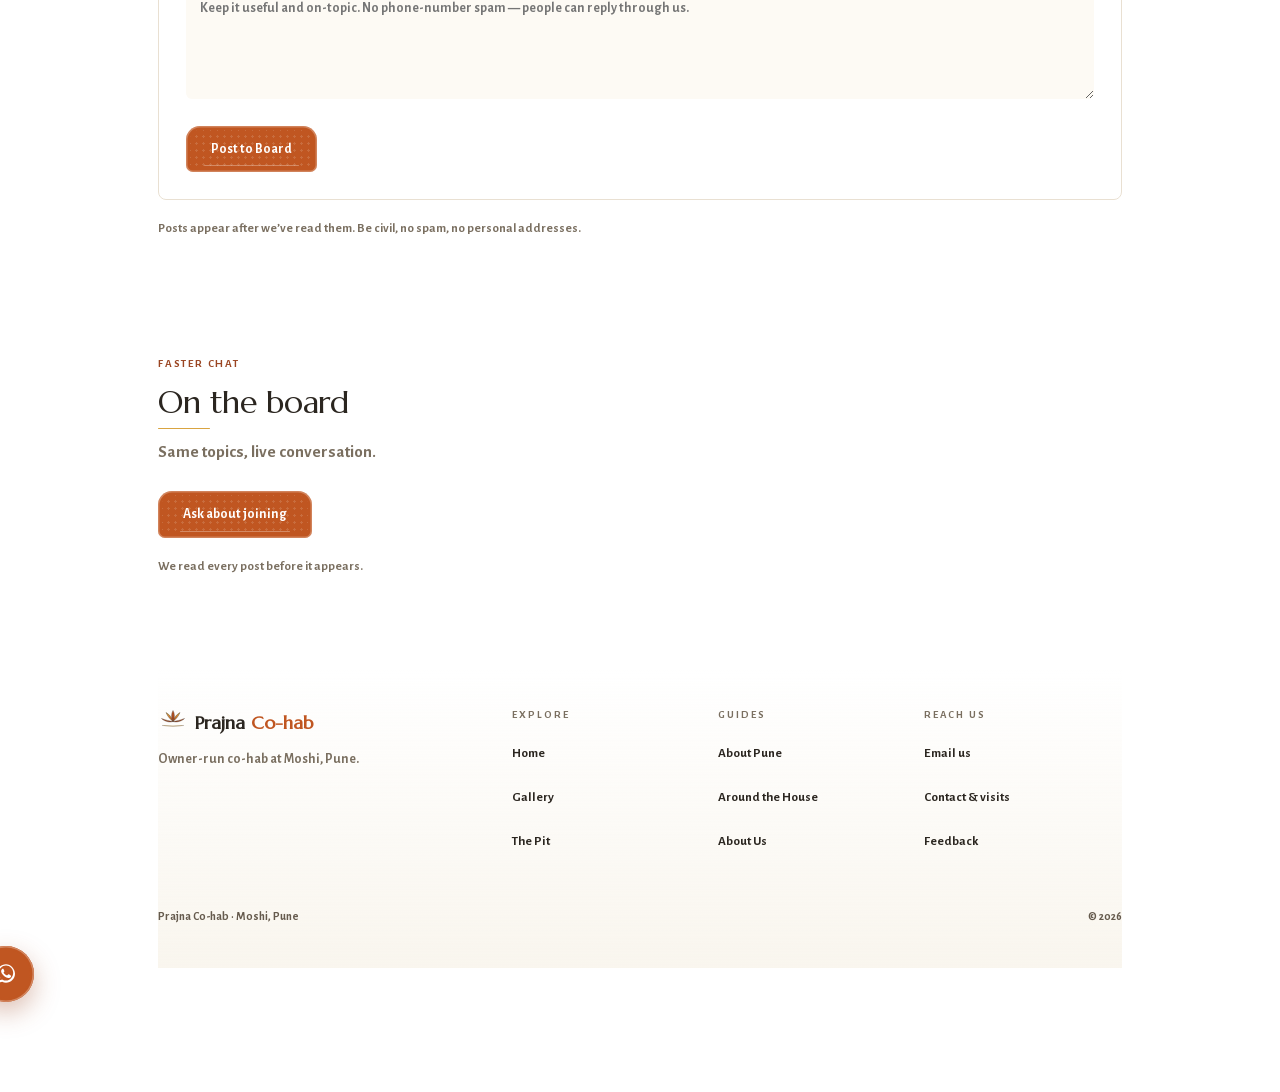
<file: autohub.html>
<!DOCTYPE html>
<html lang="en">
<head>
<meta charset="UTF-8">
<meta name="viewport" content="width=device-width, initial-scale=1.0, viewport-fit=cover">
<title>The Pit — Auto & Bike Board | Prajna Co-hab, Moshi</title>
<meta name="description" content="The Pit: the Moshi–Chakan belt’s automotive community board — trusted mechanics, spare parts, used bikes, RTO and insurance answers. No membership, no fee.">
<meta property="og:site_name" content="Prajna Co-hab">
<meta property="og:type" content="website">
<meta property="og:title" content="The Pit — Auto & Bike Board | Prajna Co-hab, Moshi">
<meta property="og:description" content="The Pit: the Moshi–Chakan belt’s automotive community board — trusted mechanics, spare parts, used bikes, RTO and insurance answers. No membership, no fee.">
<meta property="og:url" content="https://himansu04.github.io/prajna-co-hab/autohub.html">
<meta property="og:image" content="https://himansu04.github.io/prajna-co-hab/assets/og-cover.jpg">
<meta property="og:image:width" content="1200">
<meta property="og:image:height" content="630">
<meta name="twitter:card" content="summary_large_image">
<link rel="manifest" href="manifest.webmanifest">
<link rel="apple-touch-icon" href="assets/icon-192.png">
<meta name="color-scheme" content="light">
  <meta name="theme-color" content="#faf5ec">
<meta name="geo.region" content="IN-MH">
<meta name="geo.placename" content="Moshi, Pune">
<link rel="canonical" href="https://himansu04.github.io/prajna-co-hab/autohub.html">
<link rel="stylesheet" href="assets/style.css?v=68">
  <link rel="stylesheet" href="assets/pond.css?v=68">
<link rel="icon" href="data:image/svg+xml,%3Csvg xmlns='http://www.w3.org/2000/svg' viewBox='0 0 32 32'%3E%3Crect width='32' height='32' rx='7' fill='%23c05a2e'/%3E%3Ctext x='16' y='22' font-size='18' font-family='Georgia' fill='%23faf6f0' text-anchor='middle'%3EP%3C/text%3E%3C/svg%3E">
<noscript><style>.flow,.reveal{opacity:1!important;transform:none!important}</style></noscript>
</head>
<body data-pond="pit">
<a class="skip" href="#main">Skip to content</a>
<div class="folkline"></div>
<div class="wrap">
  <header>
    <nav class="nav">
      <a class="brand" href="index.html"><svg class="lotusmark" viewBox="0 0 120 80" aria-hidden="true"><defs><linearGradient id="lgA" x1="0" y1="0" x2="0" y2="1"><stop offset="0" stop-color="#d9a441"/><stop offset="1" stop-color="#c05621"/></linearGradient><linearGradient id="lgB" x1="0" y1="0" x2="0" y2="1"><stop offset="0" stop-color="#c05621"/><stop offset="1" stop-color="#9a4522"/></linearGradient></defs><g class="lp" stroke="#3a322a" stroke-width="1.4" stroke-linejoin="round"><path d="M60 50 C46 48 28 44 14 38 C26 50 46 54 60 50 Z" fill="url(#lgB)"/><path d="M60 50 C74 48 92 44 106 38 C94 50 74 54 60 50 Z" fill="url(#lgB)"/><path d="M60 50 C50 42 38 30 32 14 C46 22 58 36 60 50 Z" fill="url(#lgA)"/><path d="M60 50 C70 42 82 30 88 14 C74 22 62 36 60 50 Z" fill="url(#lgA)"/><path d="M60 50 C52 36 53 18 60 6 C67 18 68 36 60 50 Z" fill="url(#lgB)"/></g><path class="rip r1" d="M24 66 Q60 71 96 66" fill="none" stroke="#d9a441" stroke-width="1.6" stroke-linecap="round"/><path d="M18 66 Q60 72 102 66" fill="none" stroke="#7a6f60" stroke-width="2" stroke-linecap="round"/></svg>Prajna <span>Co-hab</span></a>
      <div class="navlinks">
        <a href="index.html">Home</a><a href="autohub.html">The Pit</a><a href="gallery.html">Gallery</a><a href="pune.html">About Pune</a><a href="discover.html">Around the House</a><a href="about.html">About Us</a><a href="contact.html">Contact</a>
      </div>
    <a class="vacancy mail-link" id="vacancy-badge" href="#" data-mailsubject="Is a bed open at Prajna Co-hab?" hidden><span class="vdot"></span><span class="vtxt"></span></a></nav>
  </header>
<main id="main" tabindex="-1">

  <div class="pagehead">
    <svg class="lotusmark lotusmid" viewBox="0 0 120 80" aria-hidden="true"><g class="lp" stroke="#3a322a" stroke-width="1.4" stroke-linejoin="round"><path d="M60 50 C46 48 28 44 14 38 C26 50 46 54 60 50 Z" fill="url(#lgB)"/><path d="M60 50 C74 48 92 44 106 38 C94 50 74 54 60 50 Z" fill="url(#lgB)"/><path d="M60 50 C50 42 38 30 32 14 C46 22 58 36 60 50 Z" fill="url(#lgA)"/><path d="M60 50 C70 42 82 30 88 14 C74 22 62 36 60 50 Z" fill="url(#lgA)"/><path d="M60 50 C52 36 53 18 60 6 C67 18 68 36 60 50 Z" fill="url(#lgB)"/></g><path class="rip r1" d="M24 66 Q60 71 96 66" fill="none" stroke="#d9a441" stroke-width="1.6" stroke-linecap="round"/><path d="M18 66 Q60 72 102 66" fill="none" stroke="#7a6f60" stroke-width="2" stroke-linecap="round"/></svg>
    <span class="tag gold">The community pit</span>
    <h1>The Pit</h1>
    <p class="lede">Mechanics who don’t loot you, where the right part lives, which RTO counter to avoid, who’s riding to your gate at shift hour. Straight answers, no spam. We moderate.</p>
  </div>

  <section class="flat">
    <div class="statrow reveal">
      <div><b>No fee</b><span>no membership</span></div>
      <div><b>Free</b><span>to post, no membership</span></div>
      <div><b>Us</b><span>reads every post first</span></div>
    </div>
    <div class="grid g3">
      <div class="card tilt reveal"><h3>Ask and recommend</h3><p>Mechanics, puncture shops, battery and tyre places, spare-part dealers — post what you know, ask what you don't.</p></div>
      <div class="card tilt reveal"><h3>Buy, sell, carpool</h3><p>Used bikes and gear, and shared rides for people working the same gate or shift timing.</p></div>
      <div class="card tilt reveal"><h3>RTO and insurance</h3><p>Licence, transfer, PUC, insurance renewals — plain answers from people who just did it.</p></div>
    </div>
    <div class="plaque reveal">
      <h3>Pit rules</h3>
      <ul>
        <li>Straight answers only — no fishing, no spam.</li>
        <li>No phone-number dumps; replies come through us.</li>
        <li>Disagree with the advice, not the person.</li>
        <li>We moderate and have the final word.</li>
      </ul>
    </div>
  </section>

  <section>
    <div class="shead reveal">
      <span class="tag">The board</span>
      <h2>Latest posts</h2>
      <p class="lede">Every post is checked by us before it appears.</p>
    </div>
    <div class="board" id="board"></div>
    <form class="pform reveal" data-formtype="board">
      <h3>Write a post</h3>
      <div class="row">
        <div><label for="bname">Your name</label><input id="bname" name="name" required maxlength="40" placeholder="First name is fine"></div>
        <div><label for="btopic">Topic</label><select id="btopic" name="topic"><option>Mechanic</option><option>Spare parts</option><option>Used bike / sale</option><option>Carpool</option><option>RTO / insurance</option><option>General</option></select></div>
      </div>
      <label for="bmsg">Message</label>
      <textarea id="bmsg" name="message" rows="4" required maxlength="500" placeholder="Keep it useful and on-topic. No phone-number spam — people can reply through us."></textarea>
      <div style="margin-top:1.2rem"><button class="btn" type="submit">Post to Board</button></div>
      <div class="fresult"></div>
    </form>
    <p class="note reveal">Posts appear after we’ve read them. Be civil, no spam, no personal addresses.</p>
  </section>

  <section>
    <div class="shead reveal">
      <span class="tag">Faster chat</span>
      <h2>On the board</h2>
      <p class="lede">Same topics, live conversation.</p>
    </div>
    <a id="communitylink" class="btn reveal" href="#">Ask about joining</a>
    <p class="note reveal">We read every post before it appears.</p>
  </section>
  </main>
</div>

<div class="wrap">
<footer>
    <div class="fcols">
      <div class="fbrand">
        <div class="fbrandname"><svg class="lotusmark" viewBox="0 0 120 80" aria-hidden="true"><defs><linearGradient id="lgA" x1="0" y1="0" x2="0" y2="1"><stop offset="0" stop-color="#d9a441"/><stop offset="1" stop-color="#c05621"/></linearGradient><linearGradient id="lgB" x1="0" y1="0" x2="0" y2="1"><stop offset="0" stop-color="#c05621"/><stop offset="1" stop-color="#9a4522"/></linearGradient></defs><g class="lp" stroke="#3a322a" stroke-width="1.4" stroke-linejoin="round"><path d="M60 50 C46 48 28 44 14 38 C26 50 46 54 60 50 Z" fill="url(#lgB)"/><path d="M60 50 C74 48 92 44 106 38 C94 50 74 54 60 50 Z" fill="url(#lgB)"/><path d="M60 50 C50 42 38 30 32 14 C46 22 58 36 60 50 Z" fill="url(#lgA)"/><path d="M60 50 C70 42 82 30 88 14 C74 22 62 36 60 50 Z" fill="url(#lgA)"/><path d="M60 50 C52 36 53 18 60 6 C67 18 68 36 60 50 Z" fill="url(#lgB)"/></g><path class="rip r1" d="M24 66 Q60 71 96 66" fill="none" stroke="#d9a441" stroke-width="1.6" stroke-linecap="round"/><path d="M18 66 Q60 72 102 66" fill="none" stroke="#7a6f60" stroke-width="2" stroke-linecap="round"/></svg> Prajna <span>Co-hab</span></div>
        <p>Owner-run co-hab at Moshi, Pune.</p>
      </div>
      <div>
        <h4>Explore</h4>
        <a href="index.html">Home</a><a href="gallery.html">Gallery</a><a href="autohub.html">The Pit</a>
      </div>
      <div>
        <h4>Guides</h4>
        <a href="pune.html">About Pune</a><a href="discover.html">Around the House</a><a href="about.html">About Us</a>
      </div>
      <div>
        <h4>Reach us</h4>
        <a class="mail-link" href="#" data-mailsubject="Email us">Email us</a><a href="contact.html">Contact &amp; visits</a><a href="feedback.html">Feedback</a>
      </div>
    </div>
    <div class="fbottom"><span>Prajna Co-hab · Moshi, Pune</span><span>© <span id="yr"></span></span></div>
  </footer>
</div>

  <div class="mobilebar">
    <span class="miniopen" id="vacancy-mini" hidden></span><a href="#" data-mailsubject="Email" class="wa mail-link">Email</a>
  </div>
<script src="config.js?v=68"></script><script src="assets/site.js?v=68"></script>
<script src="assets/fluid.js?v=68" defer></script>
<script src="assets/pond.js?v=68" defer></script><script src="assets/vendor/gsap-3.15.0.min.js?v=68"></script><script src="assets/vendor/ScrollTrigger-3.15.0.min.js?v=68"></script><script src="assets/vendor/SplitText-3.15.0.min.js?v=68"></script><script src="assets/vendor/Flip-3.15.0.min.js?v=68"></script><script src="assets/vendor/MotionPathPlugin-3.15.0.min.js?v=68"></script><script src="assets/vendor/CustomEase-3.15.0.min.js?v=68"></script><script src="assets/vendor/Observer-3.15.0.min.js?v=68"></script><script src="assets/motion.js?v=68" defer></script>
</body>
</html>
</file>
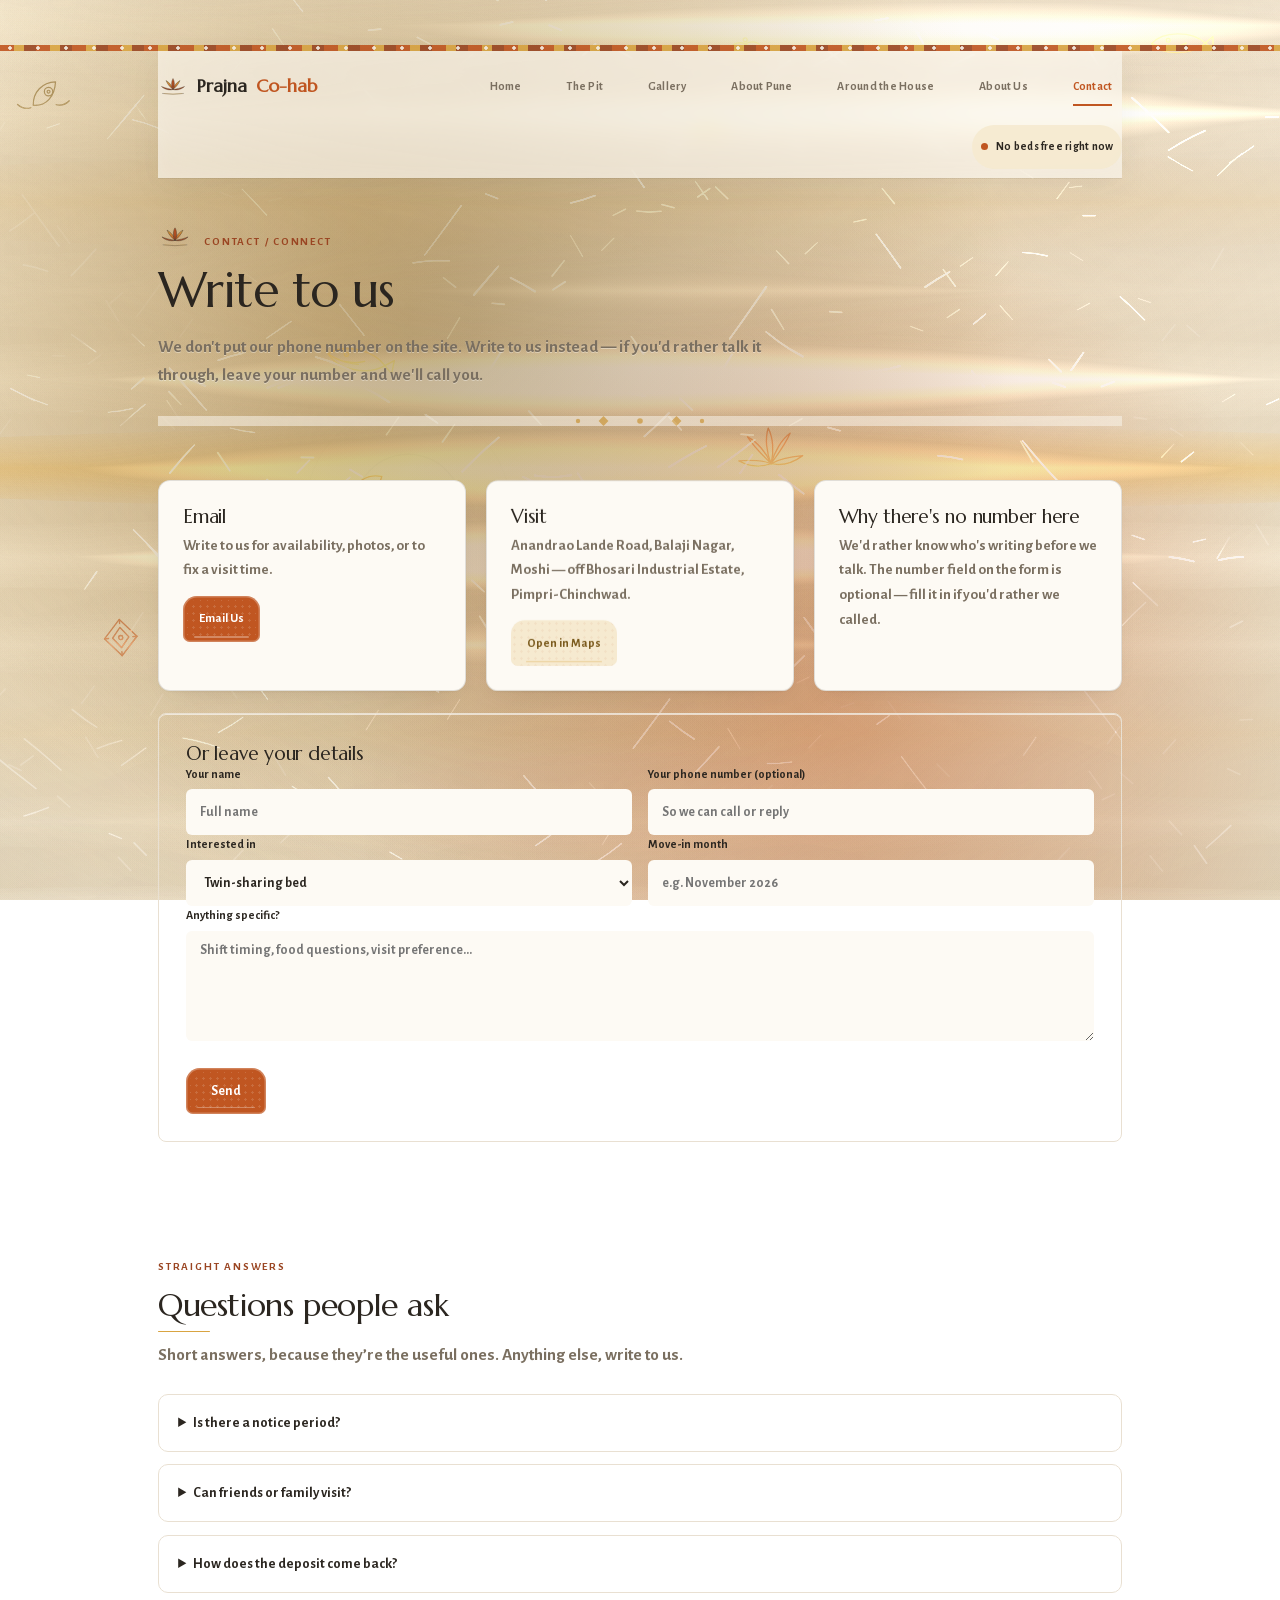
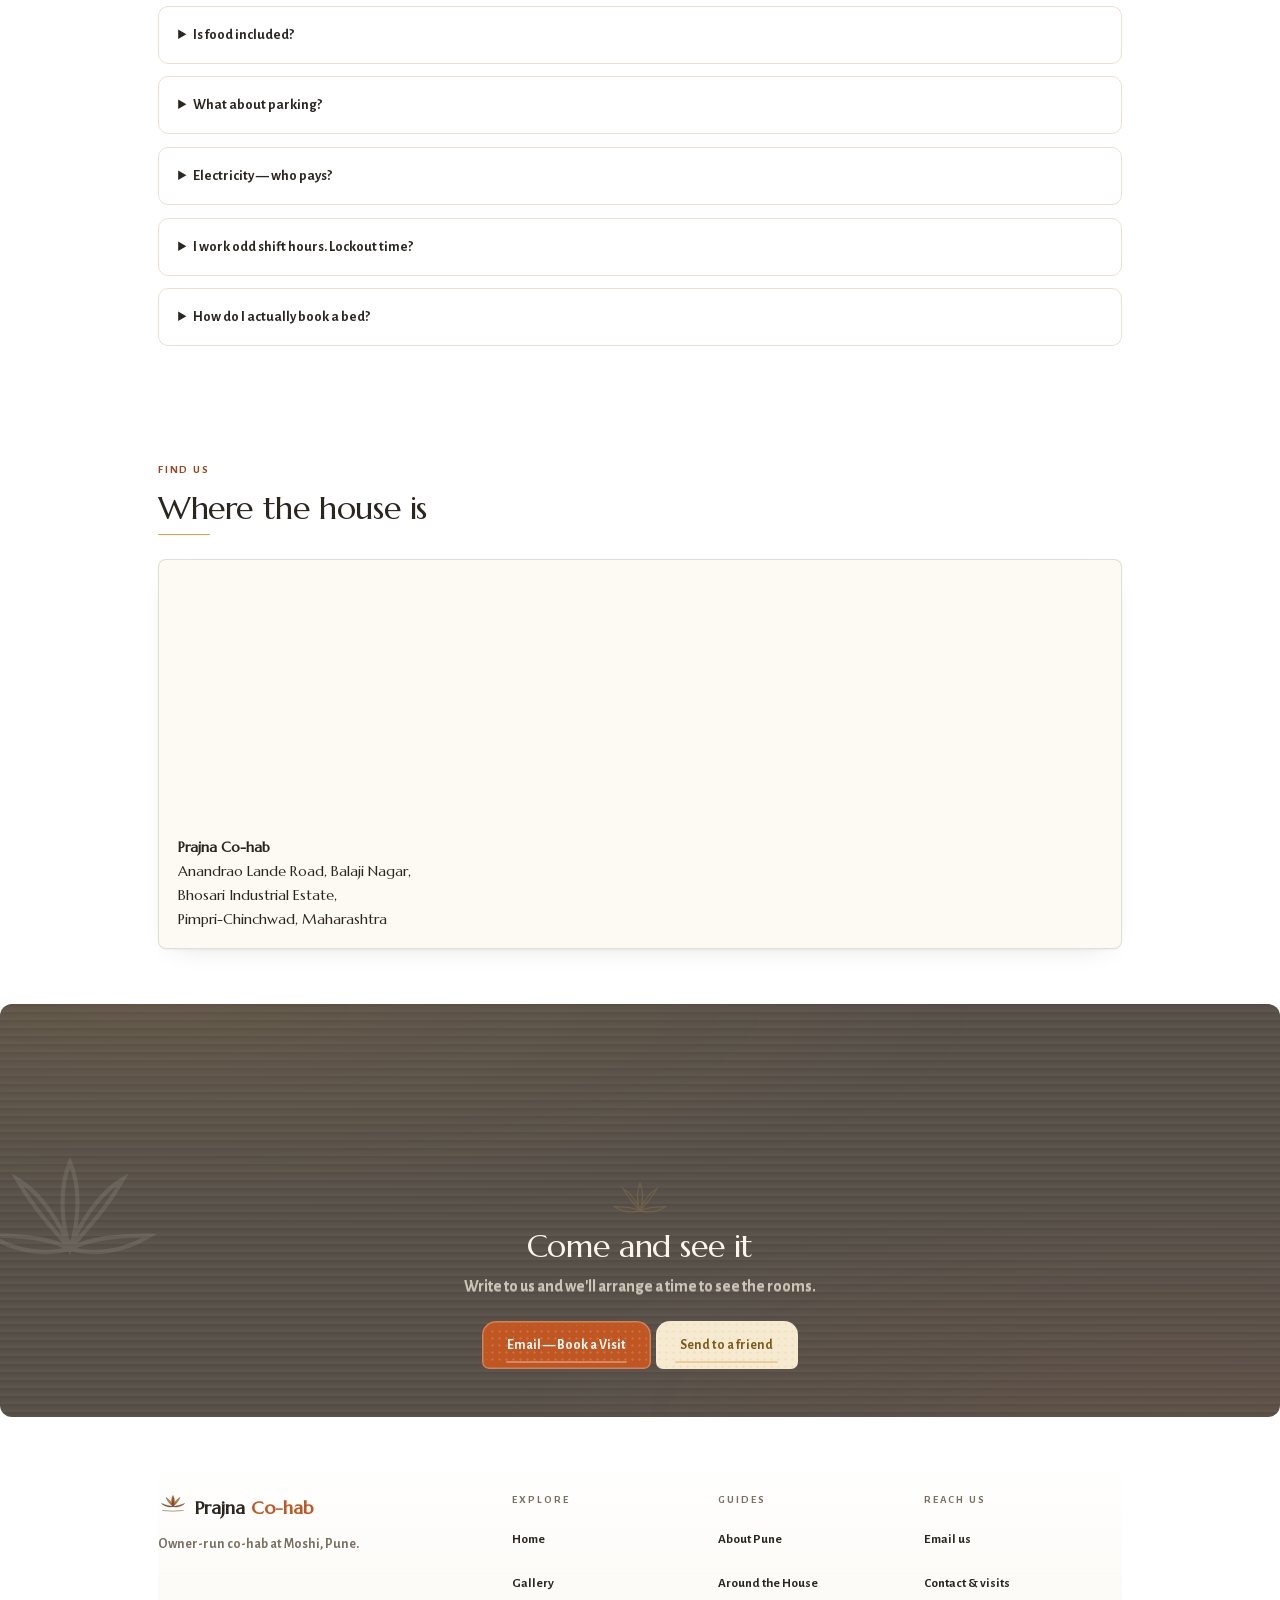
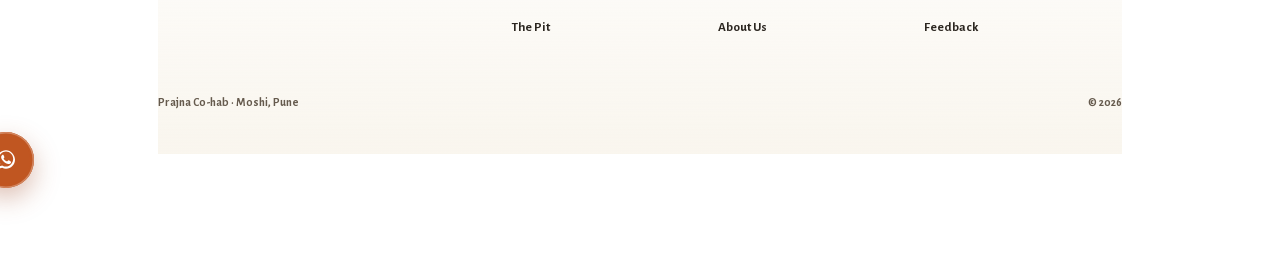
<file: contact.html>
<!DOCTYPE html>
<html lang="en">
<head>
<meta charset="UTF-8">
<meta name="viewport" content="width=device-width, initial-scale=1.0, viewport-fit=cover">
<title>Contact Us — Prajna Co-hab, Moshi, Pune</title>
<meta name="description" content="Email Prajna Co-hab in Moshi, Pimpri-Chinchwad for room availability, visit times and rent details. We don't publish a phone number — write instead. No broker.">
<meta property="og:site_name" content="Prajna Co-hab">
<meta property="og:type" content="website">
<meta property="og:title" content="Contact Us — Prajna Co-hab, Moshi, Pune">
<meta property="og:description" content="Email Prajna Co-hab in Moshi, Pimpri-Chinchwad for room availability, visit times and rent details. We don't publish a phone number — write instead. No broker.">
<meta property="og:url" content="https://himansu04.github.io/prajna-co-hab/contact.html">
<meta property="og:image" content="https://himansu04.github.io/prajna-co-hab/assets/og-cover.jpg">
<meta property="og:image:width" content="1200">
<meta property="og:image:height" content="630">
<meta name="twitter:card" content="summary_large_image">
<link rel="manifest" href="manifest.webmanifest">
<link rel="apple-touch-icon" href="assets/icon-192.png">
<meta name="color-scheme" content="light">
  <meta name="theme-color" content="#faf5ec">
<meta name="geo.region" content="IN-MH">
<meta name="geo.placename" content="Moshi, Pune">
<link rel="canonical" href="https://himansu04.github.io/prajna-co-hab/contact.html">
<link rel="stylesheet" href="assets/style.css?v=68">
  <link rel="stylesheet" href="assets/pond.css?v=68">
<link rel="icon" href="data:image/svg+xml,%3Csvg xmlns='http://www.w3.org/2000/svg' viewBox='0 0 32 32'%3E%3Crect width='32' height='32' rx='7' fill='%23c05a2e'/%3E%3Ctext x='16' y='22' font-size='18' font-family='Georgia' fill='%23faf6f0' text-anchor='middle'%3EP%3C/text%3E%3C/svg%3E">
<noscript><style>.flow,.reveal{opacity:1!important;transform:none!important}</style></noscript>
</head>
<body data-pond="contact">
<a class="skip" href="#main">Skip to content</a>
<div class="folkline"></div>
<div class="wrap">
  <header>
    <nav class="nav">
      <a class="brand" href="index.html"><svg class="lotusmark" viewBox="0 0 120 80" aria-hidden="true"><defs><linearGradient id="lgA" x1="0" y1="0" x2="0" y2="1"><stop offset="0" stop-color="#d9a441"/><stop offset="1" stop-color="#c05621"/></linearGradient><linearGradient id="lgB" x1="0" y1="0" x2="0" y2="1"><stop offset="0" stop-color="#c05621"/><stop offset="1" stop-color="#9a4522"/></linearGradient></defs><g class="lp" stroke="#3a322a" stroke-width="1.4" stroke-linejoin="round"><path d="M60 50 C46 48 28 44 14 38 C26 50 46 54 60 50 Z" fill="url(#lgB)"/><path d="M60 50 C74 48 92 44 106 38 C94 50 74 54 60 50 Z" fill="url(#lgB)"/><path d="M60 50 C50 42 38 30 32 14 C46 22 58 36 60 50 Z" fill="url(#lgA)"/><path d="M60 50 C70 42 82 30 88 14 C74 22 62 36 60 50 Z" fill="url(#lgA)"/><path d="M60 50 C52 36 53 18 60 6 C67 18 68 36 60 50 Z" fill="url(#lgB)"/></g><path class="rip r1" d="M24 66 Q60 71 96 66" fill="none" stroke="#d9a441" stroke-width="1.6" stroke-linecap="round"/><path d="M18 66 Q60 72 102 66" fill="none" stroke="#7a6f60" stroke-width="2" stroke-linecap="round"/></svg>Prajna <span>Co-hab</span></a>
      <div class="navlinks">
        <a href="index.html">Home</a><a href="autohub.html">The Pit</a><a href="gallery.html">Gallery</a><a href="pune.html">About Pune</a><a href="discover.html">Around the House</a><a href="about.html">About Us</a><a href="contact.html">Contact</a>
      </div>
    <a class="vacancy mail-link" id="vacancy-badge" href="#" data-mailsubject="Is a bed open at Prajna Co-hab?" hidden><span class="vdot"></span><span class="vtxt"></span></a></nav>
  </header>
<main id="main" tabindex="-1">

  <div class="pagehead">
    <svg class="lotusmark lotusmid" viewBox="0 0 120 80" aria-hidden="true"><g class="lp" stroke="#3a322a" stroke-width="1.4" stroke-linejoin="round"><path d="M60 50 C46 48 28 44 14 38 C26 50 46 54 60 50 Z" fill="url(#lgB)"/><path d="M60 50 C74 48 92 44 106 38 C94 50 74 54 60 50 Z" fill="url(#lgB)"/><path d="M60 50 C50 42 38 30 32 14 C46 22 58 36 60 50 Z" fill="url(#lgA)"/><path d="M60 50 C70 42 82 30 88 14 C74 22 62 36 60 50 Z" fill="url(#lgA)"/><path d="M60 50 C52 36 53 18 60 6 C67 18 68 36 60 50 Z" fill="url(#lgB)"/></g><path class="rip r1" d="M24 66 Q60 71 96 66" fill="none" stroke="#d9a441" stroke-width="1.6" stroke-linecap="round"/><path d="M18 66 Q60 72 102 66" fill="none" stroke="#7a6f60" stroke-width="2" stroke-linecap="round"/></svg>
    <span class="tag">Contact / connect</span>
    <h1>Write to us</h1>
    <p class="lede">We don't put our phone number on the site. Write to us instead — if you'd rather talk it through, leave your number and we'll call you.</p>
  </div>

  <section class="flat">
    <div class="grid g3">
      <div class="card tilt reveal">
        <h3>Email</h3>
        <p>Write to us for availability, photos, or to fix a visit time.</p>
        <a class="btn sm mail-link" style="margin-top:.8rem" href="#" data-mailsubject="Hi Prajna Co-hab, I have a question about rooms.">Email Us</a>
      </div>
      <div class="card tilt reveal">
        <h3>Visit</h3>
        <p>Anandrao Lande Road, Balaji Nagar, Moshi &mdash; off Bhosari Industrial Estate, Pimpri-Chinchwad.</p>
        <a class="btn sm ghost" style="margin-top:.8rem" href="https://www.google.com/maps/search/?api=1&amp;query=Anandrao+Lande+Road,+Balaji+Nagar,+Moshi,+Pimpri-Chinchwad,+Maharashtra" target="_blank" rel="noopener">Open in Maps</a>
      </div>
      <div class="card tilt reveal">
        <h3>Why there's no number here</h3>
        <p>We'd rather know who's writing before we talk. The number field on the form is optional — fill it in if you'd rather we called.</p>
      </div>
    </div>
<form class="pform reveal" data-formtype="inquiry">
      <h3>Or leave your details</h3>
      <div class="row">
        <div><label for="iname">Your name</label><input id="iname" name="name" required maxlength="60" placeholder="Full name"></div>
        <div><label for="iphone">Your phone number (optional)</label><input id="iphone" name="phone" inputmode="tel" autocomplete="tel" placeholder="So we can call or reply"></div>
      </div>
      <div class="row">
        <div><label for="iinterest">Interested in</label><select id="iinterest" name="interest"><option>Twin-sharing bed</option><option>Single room</option><option>Just a visit first</option></select></div>
        <div><label for="imovein">Move-in month</label><input id="imovein" name="movein" placeholder="e.g. November 2026"></div>
      </div>
      <label for="imsg">Anything specific?</label>
      <textarea id="imsg" name="message" rows="3" maxlength="400" placeholder="Shift timing, food questions, visit preference..."></textarea>
      <div style="margin-top:1.2rem"><button class="btn" type="submit">Send</button></div>
      <div class="fresult"></div>
    </form>
  </section>

  <section>
    <div class="shead reveal">
      <span class="tag">Straight answers</span>
      <h2>Questions people ask</h2>
      <p class="lede">Short answers, because they&rsquo;re the useful ones. Anything else, write to us.</p>
    </div>
    <div class="faq reveal">
      <details><summary>Is there a notice period?</summary><p>Three months to start with, then one month's notice to leave. Both are on one page you sign before you move in.</p></details>
      <details><summary>Can friends or family visit?</summary><p>Yes, in the common areas during the day. If someone is staying over, tell us first so the caretaker knows.</p></details>
      <details><summary>How does the deposit come back?</summary><p>Rs 12,000 for double sharing, Rs 14,000 for a private room. It comes back when you move out, after the place is checked over. Both figures are on the page you sign.</p></details>
      <details><summary>Is food included?</summary><p>It depends on the plan you pick. The "with dinner" rate includes dinner only. Breakfast and lunch are not included at either rate — you'd buy those yourself. The kitchen is fully fitted and shared either way.</p></details>
      <details><summary>What about parking?</summary><p>Covered two-wheeler parking, included. Four-wheelers — email us and we'll tell you what's free at the time.</p></details>
      <details><summary>Electricity — who pays?</summary><p>Metered and shared across the house. It is the one bill not included in the rent. Water, housekeeping and the caretaker are included.</p></details>
      <details><summary>I work odd shift hours. Lockout time?</summary><p>There's a caretaker round the clock. Give your shift timings once and they'll keep the gate open for you.</p></details>
      <details><summary>How do I actually book a bed?</summary><p>Email us, come and look at the room, sign one page, and you're in. Nothing is charged until you've seen the place. There's a three-month lock-in, then one month's notice.</p></details>
    </div>
  </section>

  <section id="map">
    <div class="shead reveal">
      <span class="tag">Find us</span>
      <h2>Where the house is</h2>
    </div>
    <div class="mapbox reveal">
      <iframe title="Prajna Co-hab location" width="600" height="260" loading="lazy" src="https://www.google.com/maps?q=Anandrao+Lande+Road,+Balaji+Nagar,+Bhosari+Industrial+Estate,+Pimpri-Chinchwad,+Maharashtra&output=embed"></iframe>
      <div class="addr"><b>Prajna Co-hab</b><br>Anandrao Lande Road, Balaji Nagar,<br>Bhosari Industrial Estate,<br>Pimpri-Chinchwad, Maharashtra</div>
    </div>
  </section>
</div>

<div class="cta-strip">

  <div class="wrap">



  <h2 class="reveal">Come and see it</h2>

  <p class="reveal">Write to us and we'll arrange a time to see the rooms.</p>

  <a class="btn mail-link reveal" href="#" data-mailsubject="Hi, I want to visit Prajna Co-hab today or tomorrow. What time works?">Email — Book a Visit</a>

  <a class="btn ghost reveal share-btn" href="#">Send to a friend</a>

  <span id="share-note"></span>

  </div>
</div>

<div class="wrap">
  </main>
<footer>
    <div class="fcols">
      <div class="fbrand">
        <div class="fbrandname"><svg class="lotusmark" viewBox="0 0 120 80" aria-hidden="true"><defs><linearGradient id="lgA" x1="0" y1="0" x2="0" y2="1"><stop offset="0" stop-color="#d9a441"/><stop offset="1" stop-color="#c05621"/></linearGradient><linearGradient id="lgB" x1="0" y1="0" x2="0" y2="1"><stop offset="0" stop-color="#c05621"/><stop offset="1" stop-color="#9a4522"/></linearGradient></defs><g class="lp" stroke="#3a322a" stroke-width="1.4" stroke-linejoin="round"><path d="M60 50 C46 48 28 44 14 38 C26 50 46 54 60 50 Z" fill="url(#lgB)"/><path d="M60 50 C74 48 92 44 106 38 C94 50 74 54 60 50 Z" fill="url(#lgB)"/><path d="M60 50 C50 42 38 30 32 14 C46 22 58 36 60 50 Z" fill="url(#lgA)"/><path d="M60 50 C70 42 82 30 88 14 C74 22 62 36 60 50 Z" fill="url(#lgA)"/><path d="M60 50 C52 36 53 18 60 6 C67 18 68 36 60 50 Z" fill="url(#lgB)"/></g><path class="rip r1" d="M24 66 Q60 71 96 66" fill="none" stroke="#d9a441" stroke-width="1.6" stroke-linecap="round"/><path d="M18 66 Q60 72 102 66" fill="none" stroke="#7a6f60" stroke-width="2" stroke-linecap="round"/></svg> Prajna <span>Co-hab</span></div>
        <p>Owner-run co-hab at Moshi, Pune.</p>
      </div>
      <div>
        <h4>Explore</h4>
        <a href="index.html">Home</a><a href="gallery.html">Gallery</a><a href="autohub.html">The Pit</a>
      </div>
      <div>
        <h4>Guides</h4>
        <a href="pune.html">About Pune</a><a href="discover.html">Around the House</a><a href="about.html">About Us</a>
      </div>
      <div>
        <h4>Reach us</h4>
        <a class="mail-link" href="#" data-mailsubject="Prajna Co-hab enquiry">Email us</a><a href="contact.html">Contact &amp; visits</a><a href="feedback.html">Feedback</a>
      </div>
    </div>
    <div class="fbottom"><span>Prajna Co-hab · Moshi, Pune</span><span>© <span id="yr"></span></span></div>
  </footer>
</div>

  <div class="mobilebar">
    <span class="miniopen" id="vacancy-mini" hidden></span><a href="#" data-mailsubject="Prajna Co-hab enquiry" class="wa mail-link">Email</a>
  </div>
<script src="config.js?v=68"></script><script src="assets/site.js?v=68"></script>
<script src="assets/fluid.js?v=68" defer></script>
<script src="assets/pond.js?v=68" defer></script><script src="assets/vendor/gsap-3.15.0.min.js?v=68"></script><script src="assets/vendor/ScrollTrigger-3.15.0.min.js?v=68"></script><script src="assets/vendor/SplitText-3.15.0.min.js?v=68"></script><script src="assets/vendor/Flip-3.15.0.min.js?v=68"></script><script src="assets/vendor/MotionPathPlugin-3.15.0.min.js?v=68"></script><script src="assets/vendor/CustomEase-3.15.0.min.js?v=68"></script><script src="assets/vendor/Observer-3.15.0.min.js?v=68"></script><script src="assets/motion.js?v=68" defer></script>
</body>
</html>
</file>
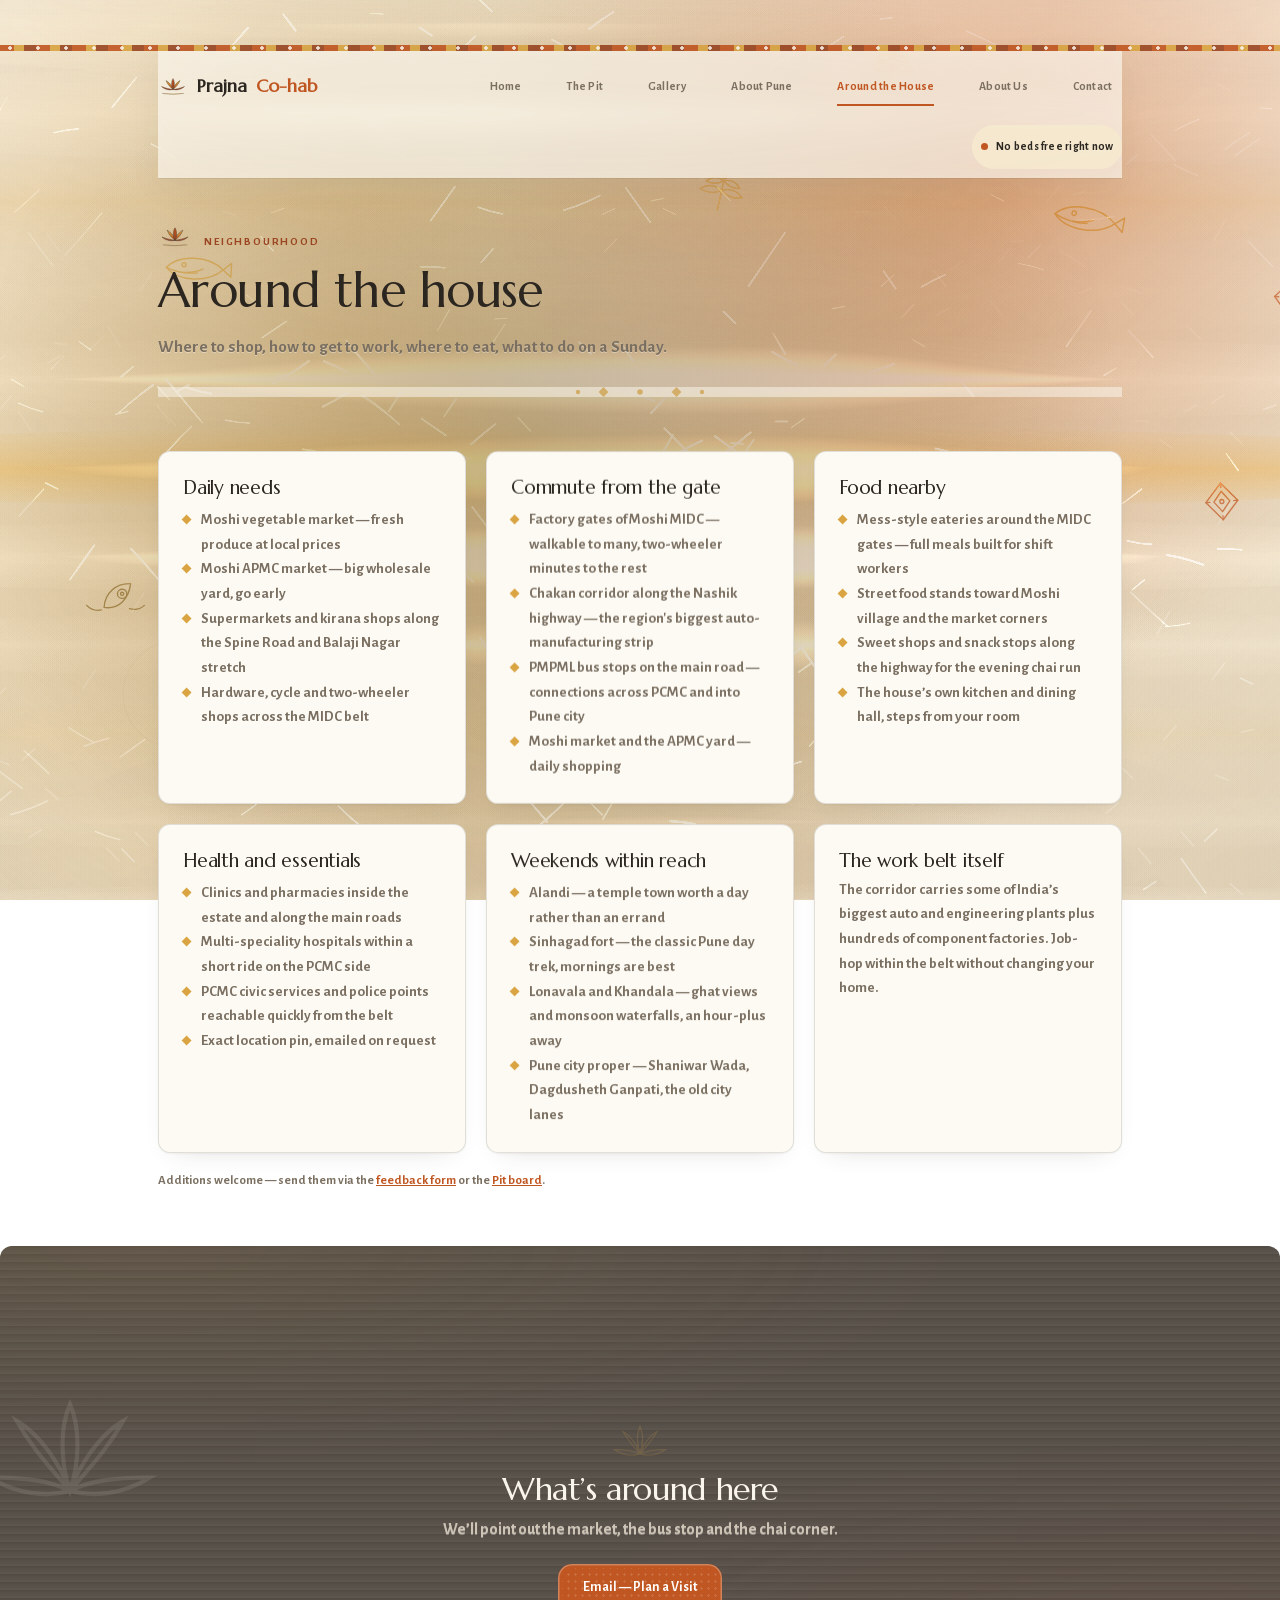
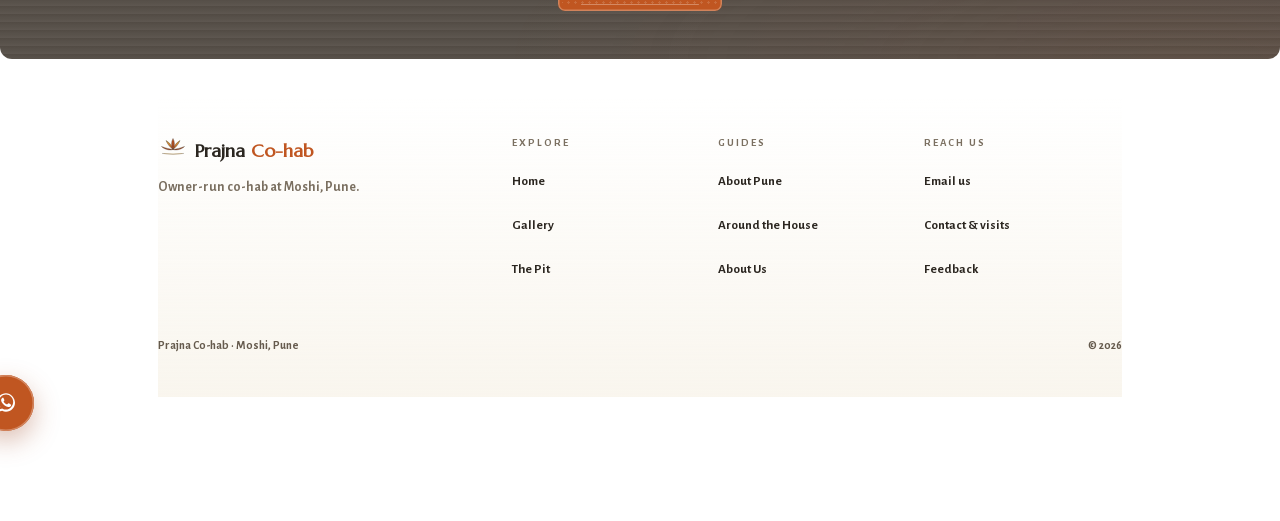
<file: discover.html>
<!DOCTYPE html>
<html lang="en">
<head>
<meta charset="UTF-8">
<meta name="viewport" content="width=device-width, initial-scale=1.0, viewport-fit=cover">
<title>Around the House — Markets & Transport | Prajna Co-hab</title>
<meta name="description" content="Around Prajna Co-hab in Moshi: Borhadewadi and APMC markets, the Chakan corridor, transport links, food streets and the best weekend spots within reach.">
<meta property="og:site_name" content="Prajna Co-hab">
<meta property="og:type" content="website">
<meta property="og:title" content="Around the House — Markets & Transport | Prajna Co-hab">
<meta property="og:description" content="Around Prajna Co-hab in Moshi: Borhadewadi and APMC markets, the Chakan corridor, transport links, food streets and the best weekend spots within reach.">
<meta property="og:url" content="https://himansu04.github.io/prajna-co-hab/discover.html">
<meta property="og:image" content="https://himansu04.github.io/prajna-co-hab/assets/og-cover.jpg">
<meta property="og:image:width" content="1200">
<meta property="og:image:height" content="630">
<meta name="twitter:card" content="summary_large_image">
<link rel="manifest" href="manifest.webmanifest">
<link rel="apple-touch-icon" href="assets/icon-192.png">
<meta name="color-scheme" content="light">
  <meta name="theme-color" content="#faf5ec">
<meta name="geo.region" content="IN-MH">
<meta name="geo.placename" content="Moshi, Pune">
<link rel="canonical" href="https://himansu04.github.io/prajna-co-hab/discover.html">
<link rel="stylesheet" href="assets/style.css?v=68">
  <link rel="stylesheet" href="assets/pond.css?v=68">
<link rel="icon" href="data:image/svg+xml,%3Csvg xmlns='http://www.w3.org/2000/svg' viewBox='0 0 32 32'%3E%3Crect width='32' height='32' rx='7' fill='%23c05a2e'/%3E%3Ctext x='16' y='22' font-size='18' font-family='Georgia' fill='%23faf6f0' text-anchor='middle'%3EP%3C/text%3E%3C/svg%3E">
<noscript><style>.flow,.reveal{opacity:1!important;transform:none!important}</style></noscript>
</head>
<body data-pond="discover">
<a class="skip" href="#main">Skip to content</a>
<div class="folkline"></div>
<div class="wrap">
  <header>
    <nav class="nav">
      <a class="brand" href="index.html"><svg class="lotusmark" viewBox="0 0 120 80" aria-hidden="true"><defs><linearGradient id="lgA" x1="0" y1="0" x2="0" y2="1"><stop offset="0" stop-color="#d9a441"/><stop offset="1" stop-color="#c05621"/></linearGradient><linearGradient id="lgB" x1="0" y1="0" x2="0" y2="1"><stop offset="0" stop-color="#c05621"/><stop offset="1" stop-color="#9a4522"/></linearGradient></defs><g class="lp" stroke="#3a322a" stroke-width="1.4" stroke-linejoin="round"><path d="M60 50 C46 48 28 44 14 38 C26 50 46 54 60 50 Z" fill="url(#lgB)"/><path d="M60 50 C74 48 92 44 106 38 C94 50 74 54 60 50 Z" fill="url(#lgB)"/><path d="M60 50 C50 42 38 30 32 14 C46 22 58 36 60 50 Z" fill="url(#lgA)"/><path d="M60 50 C70 42 82 30 88 14 C74 22 62 36 60 50 Z" fill="url(#lgA)"/><path d="M60 50 C52 36 53 18 60 6 C67 18 68 36 60 50 Z" fill="url(#lgB)"/></g><path class="rip r1" d="M24 66 Q60 71 96 66" fill="none" stroke="#d9a441" stroke-width="1.6" stroke-linecap="round"/><path d="M18 66 Q60 72 102 66" fill="none" stroke="#7a6f60" stroke-width="2" stroke-linecap="round"/></svg>Prajna <span>Co-hab</span></a>
      <div class="navlinks">
        <a href="index.html">Home</a><a href="autohub.html">The Pit</a><a href="gallery.html">Gallery</a><a href="pune.html">About Pune</a><a href="discover.html">Around the House</a><a href="about.html">About Us</a><a href="contact.html">Contact</a>
      </div>
    <a class="vacancy mail-link" id="vacancy-badge" href="#" data-mailsubject="Is a bed open at Prajna Co-hab?" hidden><span class="vdot"></span><span class="vtxt"></span></a></nav>
  </header>
<main id="main" tabindex="-1">

  <div class="pagehead">
    <svg class="lotusmark lotusmid" viewBox="0 0 120 80" aria-hidden="true"><g class="lp" stroke="#3a322a" stroke-width="1.4" stroke-linejoin="round"><path d="M60 50 C46 48 28 44 14 38 C26 50 46 54 60 50 Z" fill="url(#lgB)"/><path d="M60 50 C74 48 92 44 106 38 C94 50 74 54 60 50 Z" fill="url(#lgB)"/><path d="M60 50 C50 42 38 30 32 14 C46 22 58 36 60 50 Z" fill="url(#lgA)"/><path d="M60 50 C70 42 82 30 88 14 C74 22 62 36 60 50 Z" fill="url(#lgA)"/><path d="M60 50 C52 36 53 18 60 6 C67 18 68 36 60 50 Z" fill="url(#lgB)"/></g><path class="rip r1" d="M24 66 Q60 71 96 66" fill="none" stroke="#d9a441" stroke-width="1.6" stroke-linecap="round"/><path d="M18 66 Q60 72 102 66" fill="none" stroke="#7a6f60" stroke-width="2" stroke-linecap="round"/></svg>
    <span class="tag">Neighbourhood</span>
    <h1>Around the house</h1>
    <p class="lede">Where to shop, how to get to work, where to eat, what to do on a Sunday.</p>
  </div>

  <section class="flat">
    <div class="grid">
      <div class="card tilt reveal">
        <h3>Daily needs</h3>
        <ul>
          <li>Moshi vegetable market — fresh produce at local prices</li>
          <li>Moshi APMC market — big wholesale yard, go early</li>
          <li>Supermarkets and kirana shops along the Spine Road and Balaji Nagar stretch</li>
          <li>Hardware, cycle and two-wheeler shops across the MIDC belt</li>
        </ul>
      </div>
      <div class="card tilt reveal">
        <h3>Commute from the gate</h3>
        <ul>
          <li>Factory gates of Moshi MIDC — walkable to many, two-wheeler minutes to the rest</li>
          <li>Chakan corridor along the Nashik highway — the region's biggest auto-manufacturing strip</li>
          <li>PMPML bus stops on the main road — connections across PCMC and into Pune city</li>
          <li>Moshi market and the APMC yard — daily shopping</li>
        </ul>
      </div>
      <div class="card tilt reveal">
        <h3>Food nearby</h3>
        <ul>
          <li>Mess-style eateries around the MIDC gates — full meals built for shift workers</li>
          <li>Street food stands toward Moshi village and the market corners</li>
          <li>Sweet shops and snack stops along the highway for the evening chai run</li>
          <li>The house’s own kitchen and dining hall, steps from your room</li>
        </ul>
      </div>
      <div class="card tilt reveal">
        <h3>Health and essentials</h3>
        <ul>
          <li>Clinics and pharmacies inside the estate and along the main roads</li>
          <li>Multi-speciality hospitals within a short ride on the PCMC side</li>
          <li>PCMC civic services and police points reachable quickly from the belt</li>
          <li>Exact location pin, emailed on request</li>
        </ul>
      </div>
      <div class="card tilt reveal">
        <h3>Weekends within reach</h3>
        <ul>
          <li>Alandi — a temple town worth a day rather than an errand</li>
          <li>Sinhagad fort — the classic Pune day trek, mornings are best</li>
          <li>Lonavala and Khandala — ghat views and monsoon waterfalls, an hour-plus away</li>
          <li>Pune city proper — Shaniwar Wada, Dagdusheth Ganpati, the old city lanes</li>
        </ul>
      </div>
      <div class="card tilt reveal">
        <h3>The work belt itself</h3>
        <p>The corridor carries some of India’s biggest auto and engineering plants plus hundreds of component factories. Job-hop within the belt without changing your home.</p>
      </div>
    </div>
    <p class="note reveal">Additions welcome — send them via the <a href="feedback.html">feedback form</a> or the <a href="autohub.html">Pit board</a>.</p>
  </section>
</div>

<div class="cta-strip">

  <div class="wrap">



  <h2 class="reveal">What&rsquo;s around here</h2>

  <p class="reveal">We’ll point out the market, the bus stop and the chai corner.</p>

  <a class="btn mail-link reveal" href="#" data-mailsubject="Hi, I want to visit Prajna Co-hab and see the neighbourhood.">Email — Plan a Visit</a>

  </div>
</div>

<div class="wrap">
  </main>
<footer>
    <div class="fcols">
      <div class="fbrand">
        <div class="fbrandname"><svg class="lotusmark" viewBox="0 0 120 80" aria-hidden="true"><defs><linearGradient id="lgA" x1="0" y1="0" x2="0" y2="1"><stop offset="0" stop-color="#d9a441"/><stop offset="1" stop-color="#c05621"/></linearGradient><linearGradient id="lgB" x1="0" y1="0" x2="0" y2="1"><stop offset="0" stop-color="#c05621"/><stop offset="1" stop-color="#9a4522"/></linearGradient></defs><g class="lp" stroke="#3a322a" stroke-width="1.4" stroke-linejoin="round"><path d="M60 50 C46 48 28 44 14 38 C26 50 46 54 60 50 Z" fill="url(#lgB)"/><path d="M60 50 C74 48 92 44 106 38 C94 50 74 54 60 50 Z" fill="url(#lgB)"/><path d="M60 50 C50 42 38 30 32 14 C46 22 58 36 60 50 Z" fill="url(#lgA)"/><path d="M60 50 C70 42 82 30 88 14 C74 22 62 36 60 50 Z" fill="url(#lgA)"/><path d="M60 50 C52 36 53 18 60 6 C67 18 68 36 60 50 Z" fill="url(#lgB)"/></g><path class="rip r1" d="M24 66 Q60 71 96 66" fill="none" stroke="#d9a441" stroke-width="1.6" stroke-linecap="round"/><path d="M18 66 Q60 72 102 66" fill="none" stroke="#7a6f60" stroke-width="2" stroke-linecap="round"/></svg> Prajna <span>Co-hab</span></div>
        <p>Owner-run co-hab at Moshi, Pune.</p>
      </div>
      <div>
        <h4>Explore</h4>
        <a href="index.html">Home</a><a href="gallery.html">Gallery</a><a href="autohub.html">The Pit</a>
      </div>
      <div>
        <h4>Guides</h4>
        <a href="pune.html">About Pune</a><a href="discover.html">Around the House</a><a href="about.html">About Us</a>
      </div>
      <div>
        <h4>Reach us</h4>
        <a class="mail-link" href="#" data-mailsubject="Prajna Co-hab enquiry">Email us</a><a href="contact.html">Contact &amp; visits</a><a href="feedback.html">Feedback</a>
      </div>
    </div>
    <div class="fbottom"><span>Prajna Co-hab · Moshi, Pune</span><span>© <span id="yr"></span></span></div>
  </footer>
</div>

  <div class="mobilebar">
    <span class="miniopen" id="vacancy-mini" hidden></span><a href="#" data-mailsubject="Prajna Co-hab enquiry" class="wa mail-link">Email</a>
  </div>
<script src="config.js?v=68"></script><script src="assets/site.js?v=68"></script>
<script src="assets/fluid.js?v=68" defer></script>
<script src="assets/pond.js?v=68" defer></script><script src="assets/vendor/gsap-3.15.0.min.js?v=68"></script><script src="assets/vendor/ScrollTrigger-3.15.0.min.js?v=68"></script><script src="assets/vendor/SplitText-3.15.0.min.js?v=68"></script><script src="assets/vendor/Flip-3.15.0.min.js?v=68"></script><script src="assets/vendor/MotionPathPlugin-3.15.0.min.js?v=68"></script><script src="assets/vendor/CustomEase-3.15.0.min.js?v=68"></script><script src="assets/vendor/Observer-3.15.0.min.js?v=68"></script><script src="assets/motion.js?v=68" defer></script>
</body>
</html>
</file>
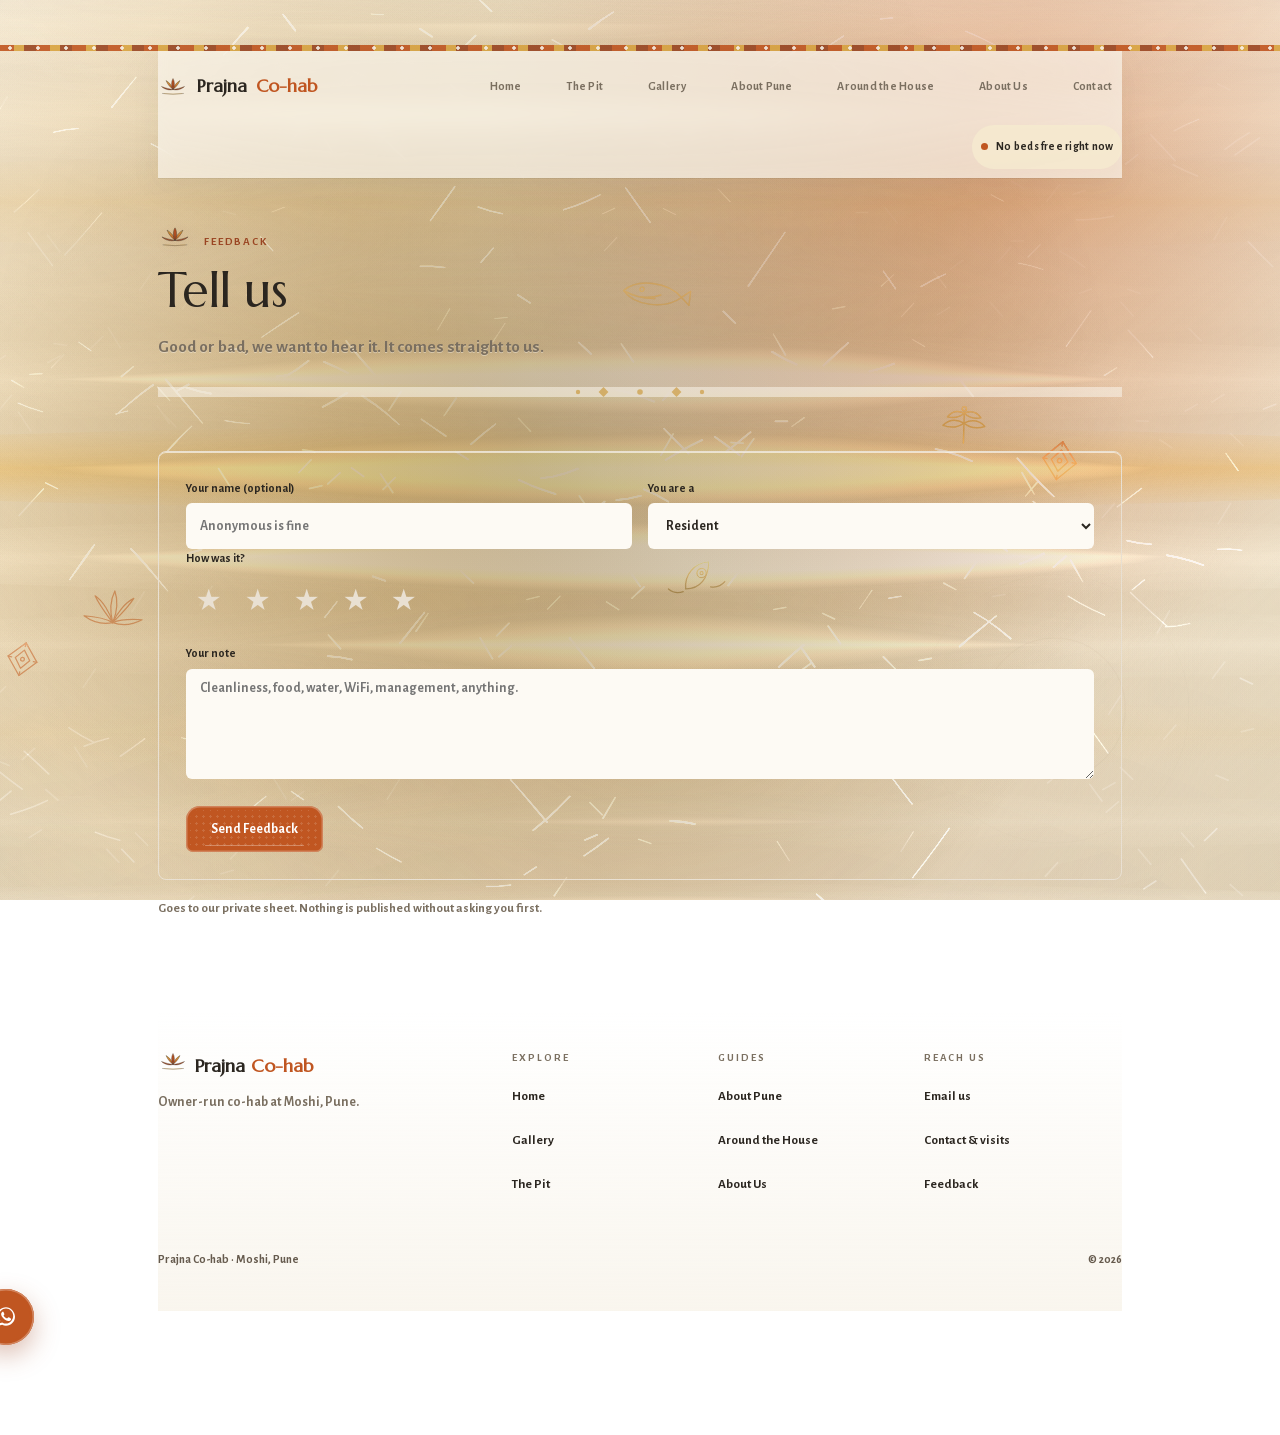
<file: feedback.html>
<!DOCTYPE html>
<html lang="en">
<head>
<meta charset="UTF-8">
<meta name="viewport" content="width=device-width, initial-scale=1.0, viewport-fit=cover">
<title>Feedback — Prajna Co-hab, Moshi, Pune</title>
<meta name="description" content="Stayed at or visited Prajna Co-hab in Moshi? Rate your experience and send it straight to us. Every note is read and answered.">
<meta property="og:site_name" content="Prajna Co-hab">
<meta property="og:type" content="website">
<meta property="og:title" content="Feedback — Prajna Co-hab, Moshi, Pune">
<meta property="og:description" content="Stayed at or visited Prajna Co-hab in Moshi? Rate your experience and send it straight to us. Every note is read and answered.">
<meta property="og:url" content="https://himansu04.github.io/prajna-co-hab/feedback.html">
<meta property="og:image" content="https://himansu04.github.io/prajna-co-hab/assets/og-cover.jpg">
<meta property="og:image:width" content="1200">
<meta property="og:image:height" content="630">
<meta name="twitter:card" content="summary_large_image">
<link rel="manifest" href="manifest.webmanifest">
<link rel="apple-touch-icon" href="assets/icon-192.png">
<meta name="color-scheme" content="light">
  <meta name="theme-color" content="#faf5ec">
<meta name="geo.region" content="IN-MH">
<meta name="geo.placename" content="Moshi, Pune">
<link rel="canonical" href="https://himansu04.github.io/prajna-co-hab/feedback.html">
<link rel="stylesheet" href="assets/style.css?v=68">
  <link rel="stylesheet" href="assets/pond.css?v=68">
<link rel="icon" href="data:image/svg+xml,%3Csvg xmlns='http://www.w3.org/2000/svg' viewBox='0 0 32 32'%3E%3Crect width='32' height='32' rx='7' fill='%23c05a2e'/%3E%3Ctext x='16' y='22' font-size='18' font-family='Georgia' fill='%23faf6f0' text-anchor='middle'%3EP%3C/text%3E%3C/svg%3E">
<noscript><style>.flow,.reveal{opacity:1!important;transform:none!important}</style></noscript>
</head>
<body data-pond="feedback">
<a class="skip" href="#main">Skip to content</a>
<div class="folkline"></div>
<div class="wrap">
  <header>
    <nav class="nav">
      <a class="brand" href="index.html"><svg class="lotusmark" viewBox="0 0 120 80" aria-hidden="true"><defs><linearGradient id="lgA" x1="0" y1="0" x2="0" y2="1"><stop offset="0" stop-color="#d9a441"/><stop offset="1" stop-color="#c05621"/></linearGradient><linearGradient id="lgB" x1="0" y1="0" x2="0" y2="1"><stop offset="0" stop-color="#c05621"/><stop offset="1" stop-color="#9a4522"/></linearGradient></defs><g class="lp" stroke="#3a322a" stroke-width="1.4" stroke-linejoin="round"><path d="M60 50 C46 48 28 44 14 38 C26 50 46 54 60 50 Z" fill="url(#lgB)"/><path d="M60 50 C74 48 92 44 106 38 C94 50 74 54 60 50 Z" fill="url(#lgB)"/><path d="M60 50 C50 42 38 30 32 14 C46 22 58 36 60 50 Z" fill="url(#lgA)"/><path d="M60 50 C70 42 82 30 88 14 C74 22 62 36 60 50 Z" fill="url(#lgA)"/><path d="M60 50 C52 36 53 18 60 6 C67 18 68 36 60 50 Z" fill="url(#lgB)"/></g><path class="rip r1" d="M24 66 Q60 71 96 66" fill="none" stroke="#d9a441" stroke-width="1.6" stroke-linecap="round"/><path d="M18 66 Q60 72 102 66" fill="none" stroke="#7a6f60" stroke-width="2" stroke-linecap="round"/></svg>Prajna <span>Co-hab</span></a>
      <div class="navlinks">
        <a href="index.html">Home</a><a href="autohub.html">The Pit</a><a href="gallery.html">Gallery</a><a href="pune.html">About Pune</a><a href="discover.html">Around the House</a><a href="about.html">About Us</a><a href="contact.html">Contact</a>
      </div>
    <a class="vacancy mail-link" id="vacancy-badge" href="#" data-mailsubject="Is a bed open at Prajna Co-hab?" hidden><span class="vdot"></span><span class="vtxt"></span></a></nav>
  </header>
<main id="main" tabindex="-1">

  <div class="pagehead">
    <svg class="lotusmark lotusmid" viewBox="0 0 120 80" aria-hidden="true"><g class="lp" stroke="#3a322a" stroke-width="1.4" stroke-linejoin="round"><path d="M60 50 C46 48 28 44 14 38 C26 50 46 54 60 50 Z" fill="url(#lgB)"/><path d="M60 50 C74 48 92 44 106 38 C94 50 74 54 60 50 Z" fill="url(#lgB)"/><path d="M60 50 C50 42 38 30 32 14 C46 22 58 36 60 50 Z" fill="url(#lgA)"/><path d="M60 50 C70 42 82 30 88 14 C74 22 62 36 60 50 Z" fill="url(#lgA)"/><path d="M60 50 C52 36 53 18 60 6 C67 18 68 36 60 50 Z" fill="url(#lgB)"/></g><path class="rip r1" d="M24 66 Q60 71 96 66" fill="none" stroke="#d9a441" stroke-width="1.6" stroke-linecap="round"/><path d="M18 66 Q60 72 102 66" fill="none" stroke="#7a6f60" stroke-width="2" stroke-linecap="round"/></svg>
    <span class="tag">Feedback</span>
    <h1>Tell us</h1>
    <p class="lede">Good or bad, we want to hear it. It comes straight to us.</p>
  </div>

  <section class="flat">
    <form class="pform reveal" data-formtype="feedback">
      <div class="row">
        <div><label for="fname">Your name (optional)</label><input id="fname" name="name" maxlength="60" placeholder="Anonymous is fine"></div>
        <div><label for="frole">You are a</label><select id="frole" name="role"><option>Resident</option><option>Former resident</option><option>Parent / family</option><option>Visitor</option></select></div>
      </div>
      <label id="ratinglabel">How was it?</label>
      <div class="stars" role="radiogroup" aria-labelledby="ratinglabel">
        <input type="radio" id="s5" name="rating" value="5"><label for="s5" title="5 of 5"><span class="sr">5 out of 5</span><span aria-hidden="true">★</span></label>
        <input type="radio" id="s4" name="rating" value="4"><label for="s4" title="4 of 5"><span class="sr">4 out of 5</span><span aria-hidden="true">★</span></label>
        <input type="radio" id="s3" name="rating" value="3"><label for="s3" title="3 of 5"><span class="sr">3 out of 5</span><span aria-hidden="true">★</span></label>
        <input type="radio" id="s2" name="rating" value="2"><label for="s2" title="2 of 5"><span class="sr">2 out of 5</span><span aria-hidden="true">★</span></label>
        <input type="radio" id="s1" name="rating" value="1"><label for="s1" title="1 of 5"><span class="sr">1 out of 5</span><span aria-hidden="true">★</span></label>
      </div>
      <label for="fmsg">Your note</label>
      <textarea id="fmsg" name="message" rows="4" required maxlength="600" placeholder="Cleanliness, food, water, WiFi, management, anything."></textarea>
      <div style="margin-top:1.2rem"><button class="btn" type="submit">Send Feedback</button></div>
      <div class="fresult"></div>
    </form>
    <p class="note reveal">Goes to our private sheet. Nothing is published without asking you first.</p>
  </section>
  </main>
</div>

<div class="wrap">
<footer>
    <div class="fcols">
      <div class="fbrand">
        <div class="fbrandname"><svg class="lotusmark" viewBox="0 0 120 80" aria-hidden="true"><defs><linearGradient id="lgA" x1="0" y1="0" x2="0" y2="1"><stop offset="0" stop-color="#d9a441"/><stop offset="1" stop-color="#c05621"/></linearGradient><linearGradient id="lgB" x1="0" y1="0" x2="0" y2="1"><stop offset="0" stop-color="#c05621"/><stop offset="1" stop-color="#9a4522"/></linearGradient></defs><g class="lp" stroke="#3a322a" stroke-width="1.4" stroke-linejoin="round"><path d="M60 50 C46 48 28 44 14 38 C26 50 46 54 60 50 Z" fill="url(#lgB)"/><path d="M60 50 C74 48 92 44 106 38 C94 50 74 54 60 50 Z" fill="url(#lgB)"/><path d="M60 50 C50 42 38 30 32 14 C46 22 58 36 60 50 Z" fill="url(#lgA)"/><path d="M60 50 C70 42 82 30 88 14 C74 22 62 36 60 50 Z" fill="url(#lgA)"/><path d="M60 50 C52 36 53 18 60 6 C67 18 68 36 60 50 Z" fill="url(#lgB)"/></g><path class="rip r1" d="M24 66 Q60 71 96 66" fill="none" stroke="#d9a441" stroke-width="1.6" stroke-linecap="round"/><path d="M18 66 Q60 72 102 66" fill="none" stroke="#7a6f60" stroke-width="2" stroke-linecap="round"/></svg> Prajna <span>Co-hab</span></div>
        <p>Owner-run co-hab at Moshi, Pune.</p>
      </div>
      <div>
        <h4>Explore</h4>
        <a href="index.html">Home</a><a href="gallery.html">Gallery</a><a href="autohub.html">The Pit</a>
      </div>
      <div>
        <h4>Guides</h4>
        <a href="pune.html">About Pune</a><a href="discover.html">Around the House</a><a href="about.html">About Us</a>
      </div>
      <div>
        <h4>Reach us</h4>
        <a class="mail-link" href="#" data-mailsubject="Email us">Email us</a><a href="contact.html">Contact &amp; visits</a><a href="feedback.html">Feedback</a>
      </div>
    </div>
    <div class="fbottom"><span>Prajna Co-hab · Moshi, Pune</span><span>© <span id="yr"></span></span></div>
  </footer>
</div>

  <div class="mobilebar">
    <span class="miniopen" id="vacancy-mini" hidden></span><a href="#" data-mailsubject="Email" class="wa mail-link">Email</a>
  </div>
<script src="config.js?v=68"></script><script src="assets/site.js?v=68"></script>
<script src="assets/fluid.js?v=68" defer></script>
<script src="assets/pond.js?v=68" defer></script><script src="assets/vendor/gsap-3.15.0.min.js?v=68"></script><script src="assets/vendor/ScrollTrigger-3.15.0.min.js?v=68"></script><script src="assets/vendor/SplitText-3.15.0.min.js?v=68"></script><script src="assets/vendor/Flip-3.15.0.min.js?v=68"></script><script src="assets/vendor/MotionPathPlugin-3.15.0.min.js?v=68"></script><script src="assets/vendor/CustomEase-3.15.0.min.js?v=68"></script><script src="assets/vendor/Observer-3.15.0.min.js?v=68"></script><script src="assets/motion.js?v=68" defer></script>
</body>
</html>
</file>
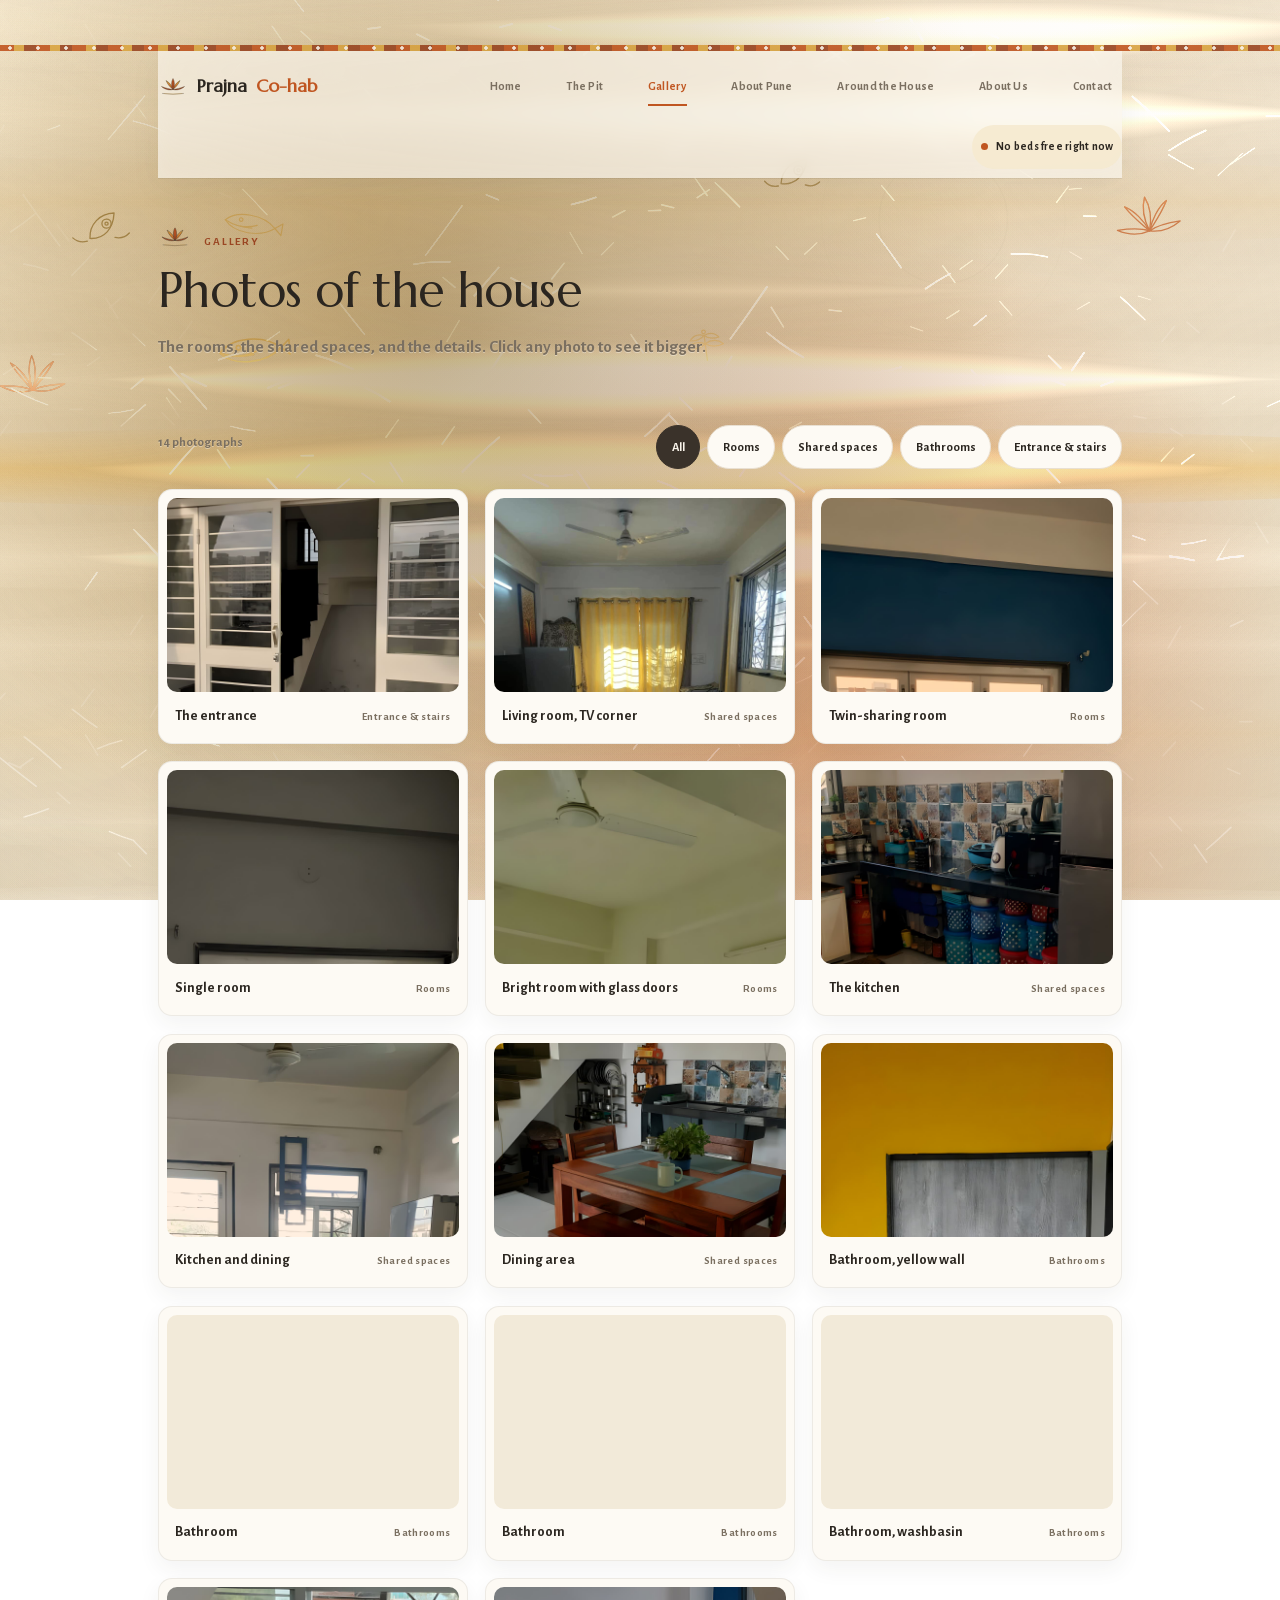
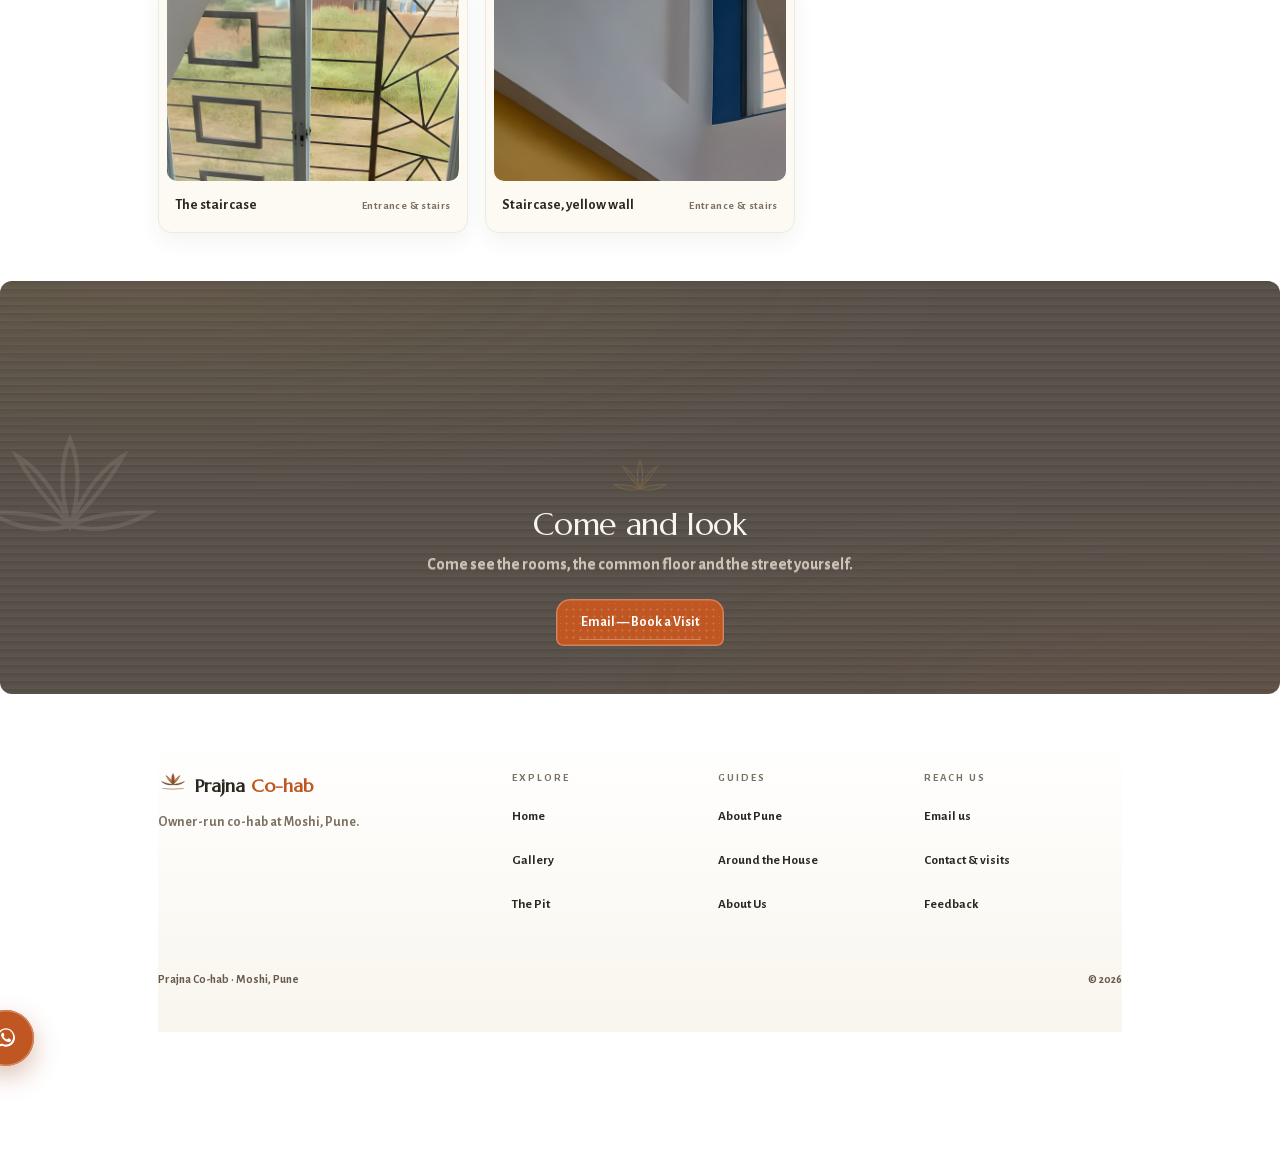
<file: gallery.html>
<!DOCTYPE html>
<html lang="en">
<head>
<meta charset="UTF-8">
<meta name="viewport" content="width=device-width, initial-scale=1.0, viewport-fit=cover">
<title>Photo Gallery — Prajna Co-hab, Moshi, Pune</title>
<meta name="description" content="Real photos of Prajna Co-hab: twin-sharing rooms, single rooms, kitchen and dining, living area and the entrance. Shot in daylight.">
<meta property="og:site_name" content="Prajna Co-hab">
<meta property="og:type" content="website">
<meta property="og:title" content="Photo Gallery — Prajna Co-hab, Moshi, Pune">
<meta property="og:description" content="Real photos of Prajna Co-hab: twin-sharing rooms, single rooms, kitchen and dining, living area and the entrance. Shot in daylight.">
<meta property="og:url" content="https://himansu04.github.io/prajna-co-hab/gallery.html">
<meta property="og:image" content="https://himansu04.github.io/prajna-co-hab/assets/og-cover.jpg">
<meta property="og:image:width" content="1200">
<meta property="og:image:height" content="630">
<meta name="twitter:card" content="summary_large_image">
<link rel="manifest" href="manifest.webmanifest">
<link rel="apple-touch-icon" href="assets/icon-192.png">
<meta name="color-scheme" content="light">
  <meta name="theme-color" content="#faf5ec">
<meta name="geo.region" content="IN-MH">
<meta name="geo.placename" content="Moshi, Pune">
<link rel="canonical" href="https://himansu04.github.io/prajna-co-hab/gallery.html">
<link rel="stylesheet" href="assets/style.css?v=68">
  <link rel="stylesheet" href="assets/pond.css?v=68">
<link rel="icon" href="data:image/svg+xml,%3Csvg xmlns='http://www.w3.org/2000/svg' viewBox='0 0 32 32'%3E%3Crect width='32' height='32' rx='7' fill='%23c05a2e'/%3E%3Ctext x='16' y='22' font-size='18' font-family='Georgia' fill='%23faf6f0' text-anchor='middle'%3EP%3C/text%3E%3C/svg%3E">
<noscript><style>.flow,.reveal{opacity:1!important;transform:none!important}</style></noscript>
</head>
<body data-pond="gallery">
<a class="skip" href="#main">Skip to content</a>
<div class="folkline"></div>
<div class="wrap">
  <header>
    <nav class="nav">
      <a class="brand" href="index.html"><svg class="lotusmark" viewBox="0 0 120 80" aria-hidden="true"><defs><linearGradient id="lgA" x1="0" y1="0" x2="0" y2="1"><stop offset="0" stop-color="#d9a441"/><stop offset="1" stop-color="#c05621"/></linearGradient><linearGradient id="lgB" x1="0" y1="0" x2="0" y2="1"><stop offset="0" stop-color="#c05621"/><stop offset="1" stop-color="#9a4522"/></linearGradient></defs><g class="lp" stroke="#3a322a" stroke-width="1.4" stroke-linejoin="round"><path d="M60 50 C46 48 28 44 14 38 C26 50 46 54 60 50 Z" fill="url(#lgB)"/><path d="M60 50 C74 48 92 44 106 38 C94 50 74 54 60 50 Z" fill="url(#lgB)"/><path d="M60 50 C50 42 38 30 32 14 C46 22 58 36 60 50 Z" fill="url(#lgA)"/><path d="M60 50 C70 42 82 30 88 14 C74 22 62 36 60 50 Z" fill="url(#lgA)"/><path d="M60 50 C52 36 53 18 60 6 C67 18 68 36 60 50 Z" fill="url(#lgB)"/></g><path class="rip r1" d="M24 66 Q60 71 96 66" fill="none" stroke="#d9a441" stroke-width="1.6" stroke-linecap="round"/><path d="M18 66 Q60 72 102 66" fill="none" stroke="#7a6f60" stroke-width="2" stroke-linecap="round"/></svg>Prajna <span>Co-hab</span></a>
      <div class="navlinks">
        <a href="index.html">Home</a><a href="autohub.html">The Pit</a><a href="gallery.html">Gallery</a><a href="pune.html">About Pune</a><a href="discover.html">Around the House</a><a href="about.html">About Us</a><a href="contact.html">Contact</a>
      </div>
    <a class="vacancy mail-link" id="vacancy-badge" href="#" data-mailsubject="Is a bed open at Prajna Co-hab?" hidden><span class="vdot"></span><span class="vtxt"></span></a></nav>
  </header>
<main id="main" tabindex="-1">

  <div class="pagehead">
    <svg class="lotusmark lotusmid" viewBox="0 0 120 80" aria-hidden="true"><g class="lp" stroke="#3a322a" stroke-width="1.4" stroke-linejoin="round"><path d="M60 50 C46 48 28 44 14 38 C26 50 46 54 60 50 Z" fill="url(#lgB)"/><path d="M60 50 C74 48 92 44 106 38 C94 50 74 54 60 50 Z" fill="url(#lgB)"/><path d="M60 50 C50 42 38 30 32 14 C46 22 58 36 60 50 Z" fill="url(#lgA)"/><path d="M60 50 C70 42 82 30 88 14 C74 22 62 36 60 50 Z" fill="url(#lgA)"/><path d="M60 50 C52 36 53 18 60 6 C67 18 68 36 60 50 Z" fill="url(#lgB)"/></g><path class="rip r1" d="M24 66 Q60 71 96 66" fill="none" stroke="#d9a441" stroke-width="1.6" stroke-linecap="round"/><path d="M18 66 Q60 72 102 66" fill="none" stroke="#7a6f60" stroke-width="2" stroke-linecap="round"/></svg>
    <span class="tag">Gallery</span>
    <h1>Photos of the house</h1>
    <p class="lede">The rooms, the shared spaces, and the details. Click any photo to see it bigger.</p>
  </div>

  <section class="gallery-shell" aria-label="Prajna Co-hab photo gallery">
    <div class="gallery-toolbar">
      <p id="gallery-count" class="gallery-count" aria-live="polite">14 photographs</p>
      <div class="gallery-filters" role="group" aria-label="Filter photographs">
        <button type="button" data-filter="all" aria-pressed="true">All</button>
        <button type="button" data-filter="rooms" aria-pressed="false">Rooms</button>
        <button type="button" data-filter="shared" aria-pressed="false">Shared spaces</button>
        <button type="button" data-filter="bathrooms" aria-pressed="false">Bathrooms</button>
        <button type="button" data-filter="entry" aria-pressed="false">Entrance &amp; stairs</button>
      </div>
    </div>

    <div class="gallery-grid" id="gallery-grid">
      <figure class="gallery-item" data-category="entry">
        <a class="gallery-image-link" href="assets/g/entrance.jpg?v=68" aria-label="View the entrance photo">
          <img src="assets/g/entrance.jpg?v=68" width="1200" height="800" alt="Entrance of Prajna Co-hab with a potted plant and clean tiled flooring" fetchpriority="high">
        </a><figcaption><span>The entrance</span><span class="gallery-kind">Entrance &amp; stairs</span></figcaption>
      </figure>
      <figure class="gallery-item" data-category="shared">
        <a class="gallery-image-link" href="assets/g/living.jpg?v=68" aria-label="View the living room photo">
          <img src="assets/g/living.jpg?v=68" width="1200" height="800" alt="Living room with sofa and yellow curtains" loading="lazy" decoding="async">
        </a><figcaption><span>Living room, TV corner</span><span class="gallery-kind">Shared spaces</span></figcaption>
      </figure>
      <figure class="gallery-item" data-category="rooms">
        <a class="gallery-image-link" href="assets/g/twin.jpg?v=68" aria-label="View the twin-sharing room photo">
          <img src="assets/g/twin.jpg?v=68" width="1200" height="800" alt="Twin-sharing room with two single beds and a large window" loading="lazy" decoding="async">
        </a><figcaption><span>Twin-sharing room</span><span class="gallery-kind">Rooms</span></figcaption>
      </figure>
      <figure class="gallery-item" data-category="rooms">
        <a class="gallery-image-link" href="assets/g/single.jpg?v=68" aria-label="View the single room photo">
          <img src="assets/g/single.jpg?v=68" width="1200" height="800" alt="Single bedroom with balcony access" loading="lazy" decoding="async">
        </a><figcaption><span>Single room</span><span class="gallery-kind">Rooms</span></figcaption>
      </figure>
      <figure class="gallery-item" data-category="rooms">
        <a class="gallery-image-link" href="assets/g/room.jpg?v=68" aria-label="View the bright room photo">
          <img src="assets/g/room.jpg?v=68" width="1200" height="800" alt="Bright room with glass doors and ceiling fan" loading="lazy" decoding="async">
        </a><figcaption><span>Bright room with glass doors</span><span class="gallery-kind">Rooms</span></figcaption>
      </figure>
      <figure class="gallery-item" data-category="shared">
        <a class="gallery-image-link" href="assets/g/kitchen.jpg?v=68" aria-label="View the kitchen photo">
          <img src="assets/g/kitchen.jpg?v=68" width="1200" height="800" alt="Kitchen with storage and appliances" loading="lazy" decoding="async">
        </a><figcaption><span>The kitchen</span><span class="gallery-kind">Shared spaces</span></figcaption>
      </figure>
      <figure class="gallery-item" data-category="shared">
        <a class="gallery-image-link" href="assets/g/kitchen-dining.jpg?v=68" aria-label="View the kitchen and dining photo">
          <img src="assets/g/kitchen-dining.jpg?v=68" width="1200" height="800" alt="Kitchen and dining area with wooden furniture" loading="lazy" decoding="async">
        </a><figcaption><span>Kitchen and dining</span><span class="gallery-kind">Shared spaces</span></figcaption>
      </figure>
      <figure class="gallery-item" data-category="shared">
        <a class="gallery-image-link" href="assets/g/dining.jpg?v=68" aria-label="View the dining area photo">
          <img src="assets/g/dining.jpg?v=68" width="1200" height="800" alt="Dining area with wooden table" loading="lazy" decoding="async">
        </a><figcaption><span>Dining area</span><span class="gallery-kind">Shared spaces</span></figcaption>
      </figure>
      <figure class="gallery-item" data-category="bathrooms">
        <a class="gallery-image-link" href="assets/g/bath-yellow.jpg?v=68" aria-label="View the bathroom with yellow accent wall">
          <img src="assets/g/bath-yellow.jpg?v=68" width="1200" height="800" alt="Bathroom with yellow accent wall" loading="lazy" decoding="async">
        </a><figcaption><span>Bathroom, yellow wall</span><span class="gallery-kind">Bathrooms</span></figcaption>
      </figure>
      <figure class="gallery-item" data-category="bathrooms">
        <a class="gallery-image-link" href="assets/g/bath-2.jpg?v=68" aria-label="View the bathroom fittings photo">
          <img src="assets/g/bath-2.jpg?v=68" width="1200" height="800" alt="Clean bathroom with essential fittings" loading="lazy" decoding="async">
        </a><figcaption><span>Bathroom</span><span class="gallery-kind">Bathrooms</span></figcaption>
      </figure>
      <figure class="gallery-item" data-category="bathrooms">
        <a class="gallery-image-link" href="assets/g/bath-3.jpg?v=68" aria-label="View the compact bathroom photo">
          <img src="assets/g/bath-3.jpg?v=68" width="1200" height="800" alt="Compact bathroom with natural light" loading="lazy" decoding="async">
        </a><figcaption><span>Bathroom</span><span class="gallery-kind">Bathrooms</span></figcaption>
      </figure>
      <figure class="gallery-item" data-category="bathrooms">
        <a class="gallery-image-link" href="assets/g/bath-4.jpg?v=68" aria-label="View the washbasin and storage photo">
          <img src="assets/g/bath-4.jpg?v=68" width="1200" height="800" alt="Bathroom with washbasin and storage cabinet" loading="lazy" decoding="async">
        </a><figcaption><span>Bathroom, washbasin</span><span class="gallery-kind">Bathrooms</span></figcaption>
      </figure>
      <figure class="gallery-item" data-category="entry">
        <a class="gallery-image-link" href="assets/g/stairs.jpg?v=68" aria-label="View the staircase photo">
          <img src="assets/g/stairs.jpg?v=68" width="1200" height="800" alt="Staircase with black steps and yellow wall" loading="lazy" decoding="async">
        </a><figcaption><span>The staircase</span><span class="gallery-kind">Entrance &amp; stairs</span></figcaption>
      </figure>
      <figure class="gallery-item" data-category="entry">
        <a class="gallery-image-link" href="assets/g/stairs-2.jpg?v=68" aria-label="View the second staircase photo">
          <img src="assets/g/stairs-2.jpg?v=68" width="1200" height="800" alt="Staircase against the yellow accent wall" loading="lazy" decoding="async">
        </a><figcaption><span>Staircase, yellow wall</span><span class="gallery-kind">Entrance &amp; stairs</span></figcaption>
      </figure>
    </div>
  </section>

  <dialog class="gallery-dialog" id="gallery-dialog" aria-label="Photo viewer">
    <div class="gallery-viewer">
      <button class="gallery-close" type="button" aria-label="Close photo viewer">Close</button>
      <button class="gallery-step gallery-prev" type="button" aria-label="Previous photo">&#8249;</button>
      <figure><img class="gallery-dialog-image" alt=""><figcaption class="gallery-dialog-caption"></figcaption></figure>
      <button class="gallery-step gallery-next" type="button" aria-label="Next photo">&#8250;</button>
      <p class="gallery-dialog-count" aria-live="polite"></p>
    </div>
  </dialog>
</div>

<div class="cta-strip">

  <div class="wrap">



  <h2 class="reveal">Come and look</h2>

  <p class="reveal">Come see the rooms, the common floor and the street yourself.</p>

  <a class="btn mail-link reveal" href="#" data-mailsubject="Hi, I saw the gallery. I want to book a visit to Prajna Co-hab.">Email — Book a Visit</a>

  </div>
</div>

<div class="wrap">
  </main>
<footer>
    <div class="fcols">
      <div class="fbrand">
        <div class="fbrandname"><svg class="lotusmark" viewBox="0 0 120 80" aria-hidden="true"><defs><linearGradient id="lgA" x1="0" y1="0" x2="0" y2="1"><stop offset="0" stop-color="#d9a441"/><stop offset="1" stop-color="#c05621"/></linearGradient><linearGradient id="lgB" x1="0" y1="0" x2="0" y2="1"><stop offset="0" stop-color="#c05621"/><stop offset="1" stop-color="#9a4522"/></linearGradient></defs><g class="lp" stroke="#3a322a" stroke-width="1.4" stroke-linejoin="round"><path d="M60 50 C46 48 28 44 14 38 C26 50 46 54 60 50 Z" fill="url(#lgB)"/><path d="M60 50 C74 48 92 44 106 38 C94 50 74 54 60 50 Z" fill="url(#lgB)"/><path d="M60 50 C50 42 38 30 32 14 C46 22 58 36 60 50 Z" fill="url(#lgA)"/><path d="M60 50 C70 42 82 30 88 14 C74 22 62 36 60 50 Z" fill="url(#lgA)"/><path d="M60 50 C52 36 53 18 60 6 C67 18 68 36 60 50 Z" fill="url(#lgB)"/></g><path class="rip r1" d="M24 66 Q60 71 96 66" fill="none" stroke="#d9a441" stroke-width="1.6" stroke-linecap="round"/><path d="M18 66 Q60 72 102 66" fill="none" stroke="#7a6f60" stroke-width="2" stroke-linecap="round"/></svg> Prajna <span>Co-hab</span></div>
        <p>Owner-run co-hab at Moshi, Pune.</p>
      </div>
      <div>
        <h4>Explore</h4>
        <a href="index.html">Home</a><a href="gallery.html">Gallery</a><a href="autohub.html">The Pit</a>
      </div>
      <div>
        <h4>Guides</h4>
        <a href="pune.html">About Pune</a><a href="discover.html">Around the House</a><a href="about.html">About Us</a>
      </div>
      <div>
        <h4>Reach us</h4>
        <a class="mail-link" href="#" data-mailsubject="Prajna Co-hab enquiry">Email us</a><a href="contact.html">Contact &amp; visits</a><a href="feedback.html">Feedback</a>
      </div>
    </div>
    <div class="fbottom"><span>Prajna Co-hab · Moshi, Pune</span><span>© <span id="yr"></span></span></div>
  </footer>
</div>

  <div class="mobilebar">
    <span class="miniopen" id="vacancy-mini" hidden></span><a href="#" data-mailsubject="Prajna Co-hab enquiry" class="wa mail-link">Email</a>
  </div>
<script src="config.js?v=68"></script><script src="assets/site.js?v=68"></script><script src="assets/gallery.js?v=68" defer></script>
<script src="assets/fluid.js?v=68" defer></script>
<script src="assets/pond.js?v=68" defer></script><script src="assets/vendor/gsap-3.15.0.min.js?v=68"></script><script src="assets/vendor/ScrollTrigger-3.15.0.min.js?v=68"></script><script src="assets/vendor/SplitText-3.15.0.min.js?v=68"></script><script src="assets/vendor/Flip-3.15.0.min.js?v=68"></script><script src="assets/vendor/MotionPathPlugin-3.15.0.min.js?v=68"></script><script src="assets/vendor/CustomEase-3.15.0.min.js?v=68"></script><script src="assets/vendor/Observer-3.15.0.min.js?v=68"></script><script src="assets/motion.js?v=68" defer></script>
</body>
</html>
</file>
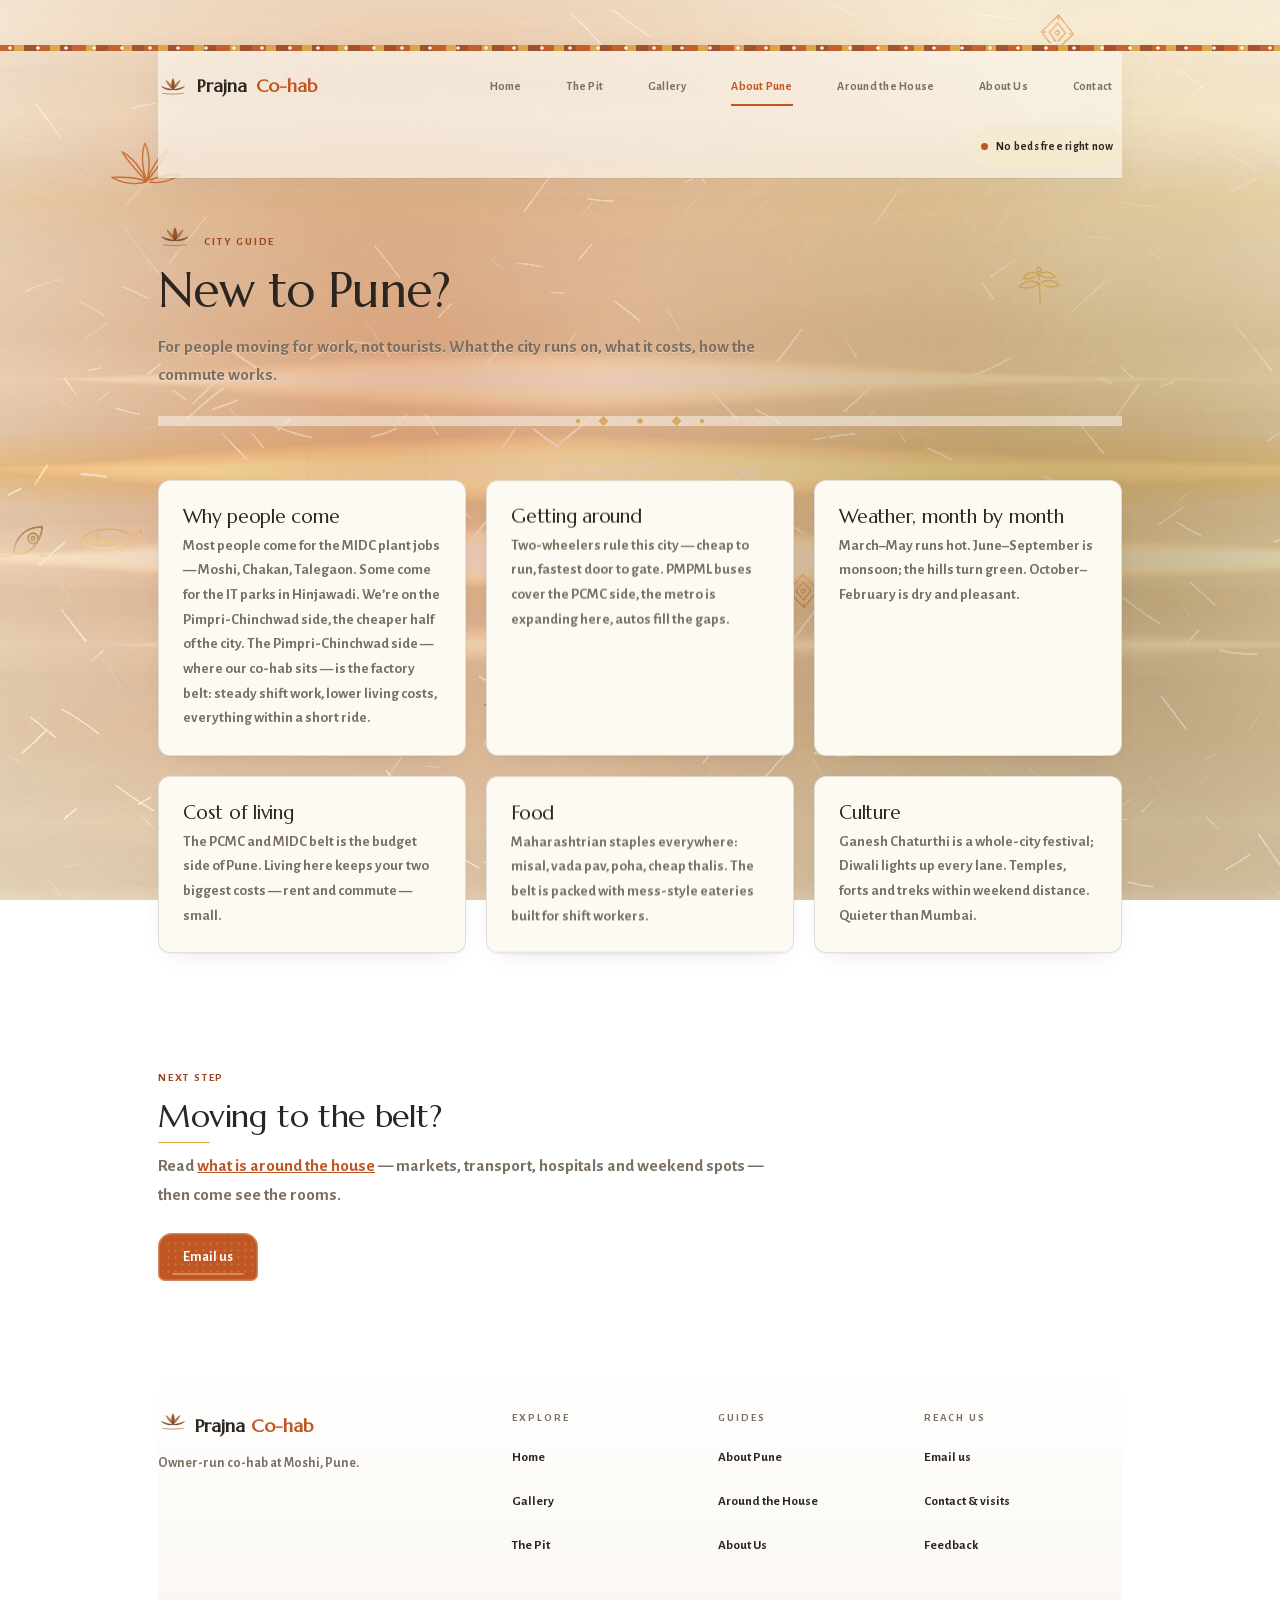
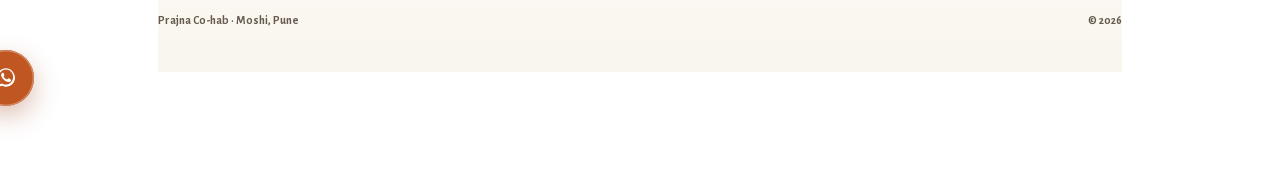
<file: pune.html>
<!DOCTYPE html>
<html lang="en">
<head>
<meta charset="UTF-8">
<meta name="viewport" content="width=device-width, initial-scale=1.0, viewport-fit=cover">
<title>About Pune — A Guide for Working People | Prajna Co-hab</title>
<meta name="description" content="New to Pune for a job in the Moshi–Chakan belt? A plain guide to the city: commute, weather, cost of living, food and culture — for working people.">
<meta property="og:site_name" content="Prajna Co-hab">
<meta property="og:type" content="website">
<meta property="og:title" content="About Pune — A Guide for Working People | Prajna Co-hab">
<meta property="og:description" content="New to Pune for a job in the Moshi–Chakan belt? A plain guide to the city: commute, weather, cost of living, food and culture — for working people.">
<meta property="og:url" content="https://himansu04.github.io/prajna-co-hab/pune.html">
<meta property="og:image" content="https://himansu04.github.io/prajna-co-hab/assets/og-cover.jpg">
<meta property="og:image:width" content="1200">
<meta property="og:image:height" content="630">
<meta name="twitter:card" content="summary_large_image">
<link rel="manifest" href="manifest.webmanifest">
<link rel="apple-touch-icon" href="assets/icon-192.png">
<meta name="color-scheme" content="light">
  <meta name="theme-color" content="#faf5ec">
<meta name="geo.region" content="IN-MH">
<meta name="geo.placename" content="Moshi, Pune">
<link rel="canonical" href="https://himansu04.github.io/prajna-co-hab/pune.html">
<link rel="stylesheet" href="assets/style.css?v=68">
  <link rel="stylesheet" href="assets/pond.css?v=68">
<link rel="icon" href="data:image/svg+xml,%3Csvg xmlns='http://www.w3.org/2000/svg' viewBox='0 0 32 32'%3E%3Crect width='32' height='32' rx='7' fill='%23c05a2e'/%3E%3Ctext x='16' y='22' font-size='18' font-family='Georgia' fill='%23faf6f0' text-anchor='middle'%3EP%3C/text%3E%3C/svg%3E">
<noscript><style>.flow,.reveal{opacity:1!important;transform:none!important}</style></noscript>
</head>
<body data-pond="pune">
<a class="skip" href="#main">Skip to content</a>
<div class="folkline"></div>
<div class="wrap">
  <header>
    <nav class="nav">
      <a class="brand" href="index.html"><svg class="lotusmark" viewBox="0 0 120 80" aria-hidden="true"><defs><linearGradient id="lgA" x1="0" y1="0" x2="0" y2="1"><stop offset="0" stop-color="#d9a441"/><stop offset="1" stop-color="#c05621"/></linearGradient><linearGradient id="lgB" x1="0" y1="0" x2="0" y2="1"><stop offset="0" stop-color="#c05621"/><stop offset="1" stop-color="#9a4522"/></linearGradient></defs><g class="lp" stroke="#3a322a" stroke-width="1.4" stroke-linejoin="round"><path d="M60 50 C46 48 28 44 14 38 C26 50 46 54 60 50 Z" fill="url(#lgB)"/><path d="M60 50 C74 48 92 44 106 38 C94 50 74 54 60 50 Z" fill="url(#lgB)"/><path d="M60 50 C50 42 38 30 32 14 C46 22 58 36 60 50 Z" fill="url(#lgA)"/><path d="M60 50 C70 42 82 30 88 14 C74 22 62 36 60 50 Z" fill="url(#lgA)"/><path d="M60 50 C52 36 53 18 60 6 C67 18 68 36 60 50 Z" fill="url(#lgB)"/></g><path class="rip r1" d="M24 66 Q60 71 96 66" fill="none" stroke="#d9a441" stroke-width="1.6" stroke-linecap="round"/><path d="M18 66 Q60 72 102 66" fill="none" stroke="#7a6f60" stroke-width="2" stroke-linecap="round"/></svg>Prajna <span>Co-hab</span></a>
      <div class="navlinks">
        <a href="index.html">Home</a><a href="autohub.html">The Pit</a><a href="gallery.html">Gallery</a><a href="pune.html">About Pune</a><a href="discover.html">Around the House</a><a href="about.html">About Us</a><a href="contact.html">Contact</a>
      </div>
    <a class="vacancy mail-link" id="vacancy-badge" href="#" data-mailsubject="Is a bed open at Prajna Co-hab?" hidden><span class="vdot"></span><span class="vtxt"></span></a></nav>
  </header>
<main id="main" tabindex="-1">

  <div class="pagehead">
    <svg class="lotusmark lotusmid" viewBox="0 0 120 80" aria-hidden="true"><g class="lp" stroke="#3a322a" stroke-width="1.4" stroke-linejoin="round"><path d="M60 50 C46 48 28 44 14 38 C26 50 46 54 60 50 Z" fill="url(#lgB)"/><path d="M60 50 C74 48 92 44 106 38 C94 50 74 54 60 50 Z" fill="url(#lgB)"/><path d="M60 50 C50 42 38 30 32 14 C46 22 58 36 60 50 Z" fill="url(#lgA)"/><path d="M60 50 C70 42 82 30 88 14 C74 22 62 36 60 50 Z" fill="url(#lgA)"/><path d="M60 50 C52 36 53 18 60 6 C67 18 68 36 60 50 Z" fill="url(#lgB)"/></g><path class="rip r1" d="M24 66 Q60 71 96 66" fill="none" stroke="#d9a441" stroke-width="1.6" stroke-linecap="round"/><path d="M18 66 Q60 72 102 66" fill="none" stroke="#7a6f60" stroke-width="2" stroke-linecap="round"/></svg>
    <span class="tag">City guide</span>
    <h1>New to Pune?</h1>
    <p class="lede">For people moving for work, not tourists. What the city runs on, what it costs, how the commute works.</p>
  </div>

  <section class="flat">
    <div class="grid">
      <div class="card tilt reveal">
        <h3>Why people come</h3>
        <p>Most people come for the MIDC plant jobs — Moshi, Chakan, Talegaon. Some come for the IT parks in Hinjawadi. We’re on the Pimpri-Chinchwad side, the cheaper half of the city. The Pimpri-Chinchwad side — where our co-hab sits — is the factory belt: steady shift work, lower living costs, everything within a short ride.</p>
      </div>
      <div class="card tilt reveal">
        <h3>Getting around</h3>
        <p>Two-wheelers rule this city — cheap to run, fastest door to gate. PMPML buses cover the PCMC side, the metro is expanding here, autos fill the gaps.</p>
      </div>
      <div class="card tilt reveal">
        <h3>Weather, month by month</h3>
        <p>March–May runs hot. June–September is monsoon; the hills turn green. October–February is dry and pleasant.</p>
      </div>
      <div class="card tilt reveal">
        <h3>Cost of living</h3>
        <p>The PCMC and MIDC belt is the budget side of Pune. Living here keeps your two biggest costs — rent and commute — small.</p>
      </div>
      <div class="card tilt reveal">
        <h3>Food</h3>
        <p>Maharashtrian staples everywhere: misal, vada pav, poha, cheap thalis. The belt is packed with mess-style eateries built for shift workers.</p>
      </div>
      <div class="card tilt reveal">
        <h3>Culture</h3>
        <p>Ganesh Chaturthi is a whole-city festival; Diwali lights up every lane. Temples, forts and treks within weekend distance. Quieter than Mumbai.</p>
      </div>
    </div>
  </section>

  <section>
    <div class="shead reveal">
      <span class="tag">Next step</span>
      <h2>Moving to the belt?</h2>
      <p class="lede">Read <a href="discover.html">what is around the house</a> — markets, transport, hospitals and weekend spots — then come see the rooms.</p>
    </div>
    <a class="btn mail-link reveal" href="#" data-mailsubject="Hi, I'm moving to Pune for work. Can you share room availability at Prajna Co-hab?">Email us</a>
  </section>
  </main>
</div>

<div class="wrap">
<footer>
    <div class="fcols">
      <div class="fbrand">
        <div class="fbrandname"><svg class="lotusmark" viewBox="0 0 120 80" aria-hidden="true"><defs><linearGradient id="lgA" x1="0" y1="0" x2="0" y2="1"><stop offset="0" stop-color="#d9a441"/><stop offset="1" stop-color="#c05621"/></linearGradient><linearGradient id="lgB" x1="0" y1="0" x2="0" y2="1"><stop offset="0" stop-color="#c05621"/><stop offset="1" stop-color="#9a4522"/></linearGradient></defs><g class="lp" stroke="#3a322a" stroke-width="1.4" stroke-linejoin="round"><path d="M60 50 C46 48 28 44 14 38 C26 50 46 54 60 50 Z" fill="url(#lgB)"/><path d="M60 50 C74 48 92 44 106 38 C94 50 74 54 60 50 Z" fill="url(#lgB)"/><path d="M60 50 C50 42 38 30 32 14 C46 22 58 36 60 50 Z" fill="url(#lgA)"/><path d="M60 50 C70 42 82 30 88 14 C74 22 62 36 60 50 Z" fill="url(#lgA)"/><path d="M60 50 C52 36 53 18 60 6 C67 18 68 36 60 50 Z" fill="url(#lgB)"/></g><path class="rip r1" d="M24 66 Q60 71 96 66" fill="none" stroke="#d9a441" stroke-width="1.6" stroke-linecap="round"/><path d="M18 66 Q60 72 102 66" fill="none" stroke="#7a6f60" stroke-width="2" stroke-linecap="round"/></svg> Prajna <span>Co-hab</span></div>
        <p>Owner-run co-hab at Moshi, Pune.</p>
      </div>
      <div>
        <h4>Explore</h4>
        <a href="index.html">Home</a><a href="gallery.html">Gallery</a><a href="autohub.html">The Pit</a>
      </div>
      <div>
        <h4>Guides</h4>
        <a href="pune.html">About Pune</a><a href="discover.html">Around the House</a><a href="about.html">About Us</a>
      </div>
      <div>
        <h4>Reach us</h4>
        <a class="mail-link" href="#" data-mailsubject="Email us">Email us</a><a href="contact.html">Contact &amp; visits</a><a href="feedback.html">Feedback</a>
      </div>
    </div>
    <div class="fbottom"><span>Prajna Co-hab · Moshi, Pune</span><span>© <span id="yr"></span></span></div>
  </footer>
</div>

  <div class="mobilebar">
    <span class="miniopen" id="vacancy-mini" hidden></span><a href="#" data-mailsubject="Email" class="wa mail-link">Email</a>
  </div>
<script src="config.js?v=68"></script><script src="assets/site.js?v=68"></script>
<script src="assets/fluid.js?v=68" defer></script>
<script src="assets/pond.js?v=68" defer></script><script src="assets/vendor/gsap-3.15.0.min.js?v=68"></script><script src="assets/vendor/ScrollTrigger-3.15.0.min.js?v=68"></script><script src="assets/vendor/SplitText-3.15.0.min.js?v=68"></script><script src="assets/vendor/Flip-3.15.0.min.js?v=68"></script><script src="assets/vendor/MotionPathPlugin-3.15.0.min.js?v=68"></script><script src="assets/vendor/CustomEase-3.15.0.min.js?v=68"></script><script src="assets/vendor/Observer-3.15.0.min.js?v=68"></script><script src="assets/motion.js?v=68" defer></script>
</body>
</html>
</file>
<file: assets/style.css>
:root{
  /* v42: one side-padding rhythm for every container. */
  --pad-x:clamp(18px,4vw,28px);

  /* v42: solid paper panels. No translucency, no glass. */
  --panel:#fdfaf4;
  --panel-2:#fbf7ef;

  /* ---- ONE palette, one job per colour. Nothing decorative may use terracotta,
     nothing that acts or costs may use ochre. ---- */
  --ink:#2b2620;          /* weight: headings, body, dark bands */
  --ink-deep:#3a322a;     /* the dark bands, warm not black */
  --paper:#faf5ec;        /* one paper. was five competing creams */
  --card:#ffffff;
  --line:#e9e0d2;
  --terra:#c05621;        /* ACTION ONLY: buttons, prices, links, call bars */
  --terra-dark:#9a4522;
  --ochre:#d9a441;        /* ORNAMENT ONLY: lotus, rules, dots, trim. never text */
  --muted:#7a6f60;        /* one secondary text grey */
  --sh:0 14px 34px rgba(58,50,42,.10);
  --ease:cubic-bezier(.22,.61,.36,1);
  --r-sm:8px;
  --paper-deep:#f2ead9;   /* only for the base of the vertical wash */
  /* v40 water column: three steps DOWN from paper so the additive caustics
     have contrast to read against. Still warm cream, not grey - the water is
     a tint of the same earth, and every tone derives from --paper. */
  --water-top:#efe5d2;    /* at the surface */
  --water-mid:#eae0c9;    /* mid column */
  --water-deep:#e4d8bd;   /* toward the bed */
  --ochre-soft:#f6ead0;   /* ochre at whisper strength, for tag fills */
  --ochre-ink:#7a5a1c;    /* readable text on --ochre-soft */
  --ink-soft:#cdc4b6;     /* text inside the dark bands */
}
*{margin:0;padding:0;box-sizing:border-box}
html{scroll-behavior:smooth}
body{font-family:var(--font-head);background:transparent;color:var(--ink);line-height:1.68;font-size:1.02rem;padding-bottom:64px;animation:bodyin .5s ease both}
@keyframes bodyin{from{opacity:0}to{opacity:1}}
.wrap{max-width:1020px;margin:0 auto;padding:0 var(--pad-x)}
h1,h2,h3,h4{font-weight:700;letter-spacing:-.012em;line-height:1.18}
h1{font-size:clamp(1.95rem,4.2vw,2.75rem)}
h2{font-size:clamp(1.35rem,2.6vw,1.8rem)}
h3{font-size:1.08rem}
p{color:var(--muted)}
a{color:var(--terra-dark)}
.lede{font-size:1.05rem;max-width:40rem}
img{max-width:100%}
.tag{font-family:var(--font-ui);font-size:.68rem;letter-spacing:.2em;text-transform:uppercase;color:var(--terra)}
/* v38: ochre as text was 2.07:1. Ornament colour, never text. */
.tag.gold{color:var(--ochre-ink)}
/* reveal system */
/* folk trim: dashes + dots, opens like a doorway */
.folkline{height:6px;transform-origin:left;background:
  radial-gradient(circle at 10px 3.5px, var(--paper) 1.6px, transparent 2px) 0 0/28px 7px,
  repeating-linear-gradient(90deg,var(--terra) 0 12px,var(--ochre) 12px 20px,var(--terra-dark) 20px 30px);opacity:.9;animation:folkopen .9s var(--ease) both}
@keyframes folkopen{from{transform:scaleX(0)}to{transform:scaleX(1)}}
/* sticky header */
header{position:sticky;top:0;z-index:40;background:rgba(250,246,240,.78);backdrop-filter:blur(10px);-webkit-backdrop-filter:blur(10px);padding:.85rem 0 .6rem;transition:box-shadow .3s ease}
header.scrolled{box-shadow:0 8px 24px rgba(43,38,32,.08);border-bottom:1px solid var(--line)}
.nav{display:flex;justify-content:space-between;align-items:center;gap:1rem;flex-wrap:wrap}
.brand{font-size:1.28rem;font-weight:700;text-decoration:none;color:var(--ink);display:flex;align-items:center;gap:.55rem}
.brand span{color:var(--terra)}
.fmark{width:30px;height:19px;flex:none;background:url("data:image/svg+xml,%3Csvg xmlns='http://www.w3.org/2000/svg' viewBox='0 0 120 70' fill='none' stroke='%23c05a2e' stroke-width='4' stroke-linecap='round'%3E%3Cpath d='M60 58C54 40 54 20 60 6c6 14 6 34 0 52Z'/%3E%3Cpath d='M60 58C50 46 38 34 28 16c14 8 26 26 32 42Z'/%3E%3Cpath d='M60 58c10-12 22-24 32-42-14 8-26 26-32 42Z'/%3E%3Cpath d='M60 58C48 52 34 50 12 50c16 10 34 12 48 8Z'/%3E%3Cpath d='M60 58c12-6 26-8 48-8-16 10-34 12-48 8Z'/%3E%3C/svg%3E") center/contain no-repeat}
.navlinks{display:flex;gap:.4rem;flex-wrap:wrap}
.navlinks a{font-family:var(--font-ui);font-size:.74rem;letter-spacing:.02em;color:var(--muted);text-decoration:none;padding:.4rem .6rem;border-radius:6px;position:relative;transition:color .2s ease,background .2s ease}
.navlinks a::after{content:"";position:absolute;left:.6rem;right:.6rem;bottom:.18rem;height:2px;background:var(--terra);transform:scaleX(0);transform-origin:left;transition:transform .25s var(--ease)}
.navlinks a:hover{color:var(--terra);background:var(--ochre-soft)}
.navlinks a:hover::after,.navlinks a.on::after{transform:scaleX(1)}
.navlinks a.on{color:var(--terra)}
@media(max-width:820px){
  .navlinks{order:3;width:100%;overflow-x:auto;flex-wrap:nowrap;padding-bottom:.2rem;-webkit-overflow-scrolling:touch;scrollbar-width:none}
  .navlinks::-webkit-scrollbar{display:none}
  .navlinks a{white-space:nowrap}
}
/* buttons: folk stitch */
.btn{display:inline-block;background:var(--terra);color:#fff;text-decoration:none;padding:.78rem 1.55rem;border-radius:6px;font-family:var(--font-ui);font-size:.85rem;border:none;cursor:pointer;transition:transform .18s var(--ease),background-color .2s ease,box-shadow .2s ease;
  background-image:radial-gradient(rgba(250,246,240,.14) 1px, transparent 1.3px);background-size:7px 7px;
  box-shadow:inset 0 0 0 1.5px rgba(250,246,240,.28), inset 0 0 0 4px var(--terra)}
.btn:hover{background-color:var(--terra-dark);transform:translateY(-1px);box-shadow:inset 0 0 0 1.5px rgba(250,246,240,.36), inset 0 0 0 4px var(--terra-dark), 0 8px 18px rgba(154,69,34,.22)}
.btn:active{transform:translateY(0) scale(.98)}
.btn.ghost{background-color:transparent;color:var(--terra);border:1.5px dashed var(--ochre);box-shadow:none;
  background-image:radial-gradient(rgba(192,90,46,.07) 1px, transparent 1.3px);background-size:7px 7px}
.btn.ghost:hover{background-color:var(--ochre-soft);box-shadow:0 8px 18px rgba(217,164,65,.2)}
.btn.sm{padding:.5rem 1rem;font-size:.78rem}
/* hero */
.hero{padding:3.4rem 0 2.6rem;display:grid;grid-template-columns:1.15fr .85fr;gap:2.8rem;align-items:center;position:relative}
.hero h1{margin:.6rem 0 .9rem}
.hero .cta-row{display:flex;gap:.8rem;flex-wrap:wrap;margin-top:1.4rem}
.badge{display:inline-block;background:var(--ochre-soft);border:1px solid var(--ochre);color:var(--ochre-ink);font-family:var(--font-ui);font-size:.72rem;padding:.3rem .8rem;border-radius:99px;margin-bottom:.7rem}
.hero-lotus{position:absolute;right:2%;bottom:6px;width:150px;height:88px;pointer-events:none;opacity:.08;animation:float 9s ease-in-out infinite alternate;
  background:url("data:image/svg+xml,%3Csvg xmlns='http://www.w3.org/2000/svg' viewBox='0 0 120 70' fill='none' stroke='%23c05a2e' stroke-width='2' stroke-linecap='round'%3E%3Cpath d='M60 58C54 40 54 20 60 6c6 14 6 34 0 52Z'/%3E%3Cpath d='M60 58C50 46 38 34 28 16c14 8 26 26 32 42Z'/%3E%3Cpath d='M60 58c10-12 22-24 32-42-14 8-26 26-32 42Z'/%3E%3Cpath d='M60 58C48 52 34 50 12 50c16 10 34 12 48 8Z'/%3E%3Cpath d='M60 58c12-6 26-8 48-8-16 10-34 12-48 8Z'/%3E%3C/svg%3E") center/contain no-repeat}
@keyframes float{from{transform:translateY(0) rotate(0deg)}to{transform:translateY(-14px) rotate(2deg)}}
@media(max-width:720px){.hero{grid-template-columns:1fr;gap:1.6rem}}
/* load-in for hero children */
.fadeup{animation:fadeUp .7s var(--ease) both}
@keyframes fadeUp{from{opacity:0;transform:translateY(16px)}to{opacity:1;transform:none}}
/* pagehead */
.pagehead{padding:3rem 0 2rem;position:relative}
.pagehead h1{margin:.55rem 0 .8rem}
.pagehead p{max-width:40rem}
.pagehead::after{content:"";position:absolute;right:-20px;top:0;width:210px;height:125px;pointer-events:none;animation:float 10s ease-in-out infinite alternate;
  background:url("data:image/svg+xml,%3Csvg xmlns='http://www.w3.org/2000/svg' viewBox='0 0 120 70' fill='none' stroke='%23c05a2e' stroke-width='2.5' stroke-linecap='round'%3E%3Cpath d='M60 58C54 40 54 20 60 6c6 14 6 34 0 52Z'/%3E%3Cpath d='M60 58C50 46 38 34 28 16c14 8 26 26 32 42Z'/%3E%3Cpath d='M60 58c10-12 22-24 32-42-14 8-26 26-32 42Z'/%3E%3Cpath d='M60 58C48 52 34 50 12 50c16 10 34 12 48 8Z'/%3E%3Cpath d='M60 58c12-6 26-8 48-8-16 10-34 12-48 8Z'/%3E%3C/svg%3E") center/contain no-repeat;opacity:.08}
@media(max-width:720px){.pagehead::after{opacity:.05;width:140px;height:84px;right:-14px}}
.shead{max-width:38rem;margin-bottom:1.5rem}
.shead h2{margin:.5rem 0 .55rem}
section{padding:3rem 0;border-top:1px solid var(--line);position:relative}
section.flat{border-top:none;padding-top:1.6rem}
/* mandana ornament on section borders */
section::before{content:"";position:absolute;left:0;right:0;top:-6px;height:10px;
  background:var(--paper) url("data:image/svg+xml,%3Csvg xmlns='http://www.w3.org/2000/svg' viewBox='0 0 140 10' fill='%23d9a441'%3E%3Ccircle cx='8' cy='5' r='2.2'/%3E%3Crect x='30' y='1.5' width='7' height='7' transform='rotate(45 33.5 5)'/%3E%3Ccircle cx='70' cy='5' r='2.8'/%3E%3Crect x='103' y='1.5' width='7' height='7' transform='rotate(45 106.5 5)'/%3E%3Ccircle cx='132' cy='5' r='2.2'/%3E%3C/svg%3E") center/140px 10px no-repeat;opacity:.55;padding:0 6px}
.grid{display:grid;grid-template-columns:repeat(auto-fit,minmax(240px,1fr));gap:1.25rem;margin-top:1.4rem}
.grid.g3{grid-template-columns:repeat(auto-fit,minmax(200px,1fr))}
.card{background:var(--panel);border:1px solid rgba(58,50,42,.14);border-radius:12px;padding:1.5rem;position:relative;transition:box-shadow .3s ease,border-color .3s ease;box-shadow:0 1px 2px rgba(58,50,42,.05),0 8px 22px -14px rgba(58,50,42,.18)}
.card.tilt{transform-style:preserve-3d}
.card.tilt:hover{box-shadow:var(--sh);border-color:var(--line);z-index:2}
.card:before{content:"";position:absolute;top:0;left:14px;right:14px;height:3px;border-radius:0 0 3px 3px;
  background:repeating-linear-gradient(90deg,var(--ochre) 0 8px,transparent 8px 14px);opacity:.35;transition:opacity .3s ease}
.card:hover:before{opacity:.8}
.card h3{margin-bottom:.35rem}
.price{color:var(--terra);font-family:var(--font-ui);font-weight:700;margin:.5rem 0}
.card p,.card li{font-size:.93rem;color:var(--muted)}
.card ul{list-style:none;margin-top:.55rem}
.card li{padding-left:1.15rem;position:relative}
.card li:before{content:"";position:absolute;left:0;top:.55em;width:.45rem;height:.45rem;transform:rotate(45deg);background:var(--terra)}
.teasercard{display:block;text-decoration:none;color:var(--ink)}
.teasercard .go{display:inline-block;margin-top:.7rem;font-family:var(--font-ui);font-size:.74rem;color:var(--terra);font-weight:700;transition:transform .25s var(--ease)}
.teasercard:hover .go{transform:translateX(4px)}
/* central feature panel (Auto Hub) */
.feature{background:linear-gradient(180deg,rgba(43,38,32,.94),rgba(43,38,32,.88));border-radius:16px;padding:2.8rem 2.2rem;text-align:center;position:relative;overflow:hidden;
  background-image:radial-gradient(rgba(250,246,240,.06) 1px, transparent 1.3px);background-size:8px 8px}
.feature:before{content:"";position:absolute;inset:auto -40px -60px auto;width:260px;height:150px;pointer-events:none;animation:float 11s ease-in-out infinite alternate;
  background:url("data:image/svg+xml,%3Csvg xmlns='http://www.w3.org/2000/svg' viewBox='0 0 120 70' fill='none' stroke='%23d9a441' stroke-width='2.5' stroke-linecap='round'%3E%3Cpath d='M60 58C54 40 54 20 60 6c6 14 6 34 0 52Z'/%3E%3Cpath d='M60 58C50 46 38 34 28 16c14 8 26 26 32 42Z'/%3E%3Cpath d='M60 58c10-12 22-24 32-42-14 8-26 26-32 42Z'/%3E%3Cpath d='M60 58C48 52 34 50 12 50c16 10 34 12 48 8Z'/%3E%3Cpath d='M60 58c12-6 26-8 48-8-16 10-34 12-48 8Z'/%3E%3C/svg%3E") center/contain no-repeat;opacity:.16}
.feature h2{color:#fff}
.feature p{color:var(--ink-soft);max-width:37rem;margin:.6rem auto 1.3rem}
.feature .cta-row{display:flex;gap:.8rem;justify-content:center;flex-wrap:wrap}
/* photo placeholders */
.ph{background:linear-gradient(135deg,var(--paper-deep),var(--paper-deep));border:1px dashed var(--line);border-radius:12px;aspect-ratio:4/3;display:flex;align-items:center;justify-content:center;color:var(--muted);font-family:var(--font-ui);font-size:.75rem;text-align:center;padding:1rem;
  background-image:url("data:image/svg+xml,%3Csvg xmlns='http://www.w3.org/2000/svg' viewBox='0 0 120 70' fill='none' stroke='%23a08a68' stroke-width='2.5' stroke-linecap='round'%3E%3Cpath d='M60 58C54 40 54 20 60 6c6 14 6 34 0 52Z'/%3E%3Cpath d='M60 58C50 46 38 34 28 16c14 8 26 26 32 42Z'/%3E%3Cpath d='M60 58c10-12 22-24 32-42-14 8-26 26-32 42Z'/%3E%3Cpath d='M60 58C48 52 34 50 12 50c16 10 34 12 48 8Z'/%3E%3Cpath d='M60 58c12-6 26-8 48-8-16 10-34 12-48 8Z'/%3E%3C/svg%3E"),linear-gradient(135deg,var(--paper-deep),var(--paper-deep));background-size:90px 52px,auto;background-repeat:no-repeat;background-position:center 62%,center}
.amen{display:grid;grid-template-columns:repeat(auto-fit,minmax(150px,1fr));gap:.6rem;margin-top:1.4rem}
.amen div{background:var(--panel);border:1px solid var(--line);border-radius:8px;padding:.7rem .9rem;font-family:var(--font-ui);font-size:.8rem}
.loc{display:grid;grid-template-columns:1fr 1fr;gap:2.2rem;align-items:center}
.mapbox{background:var(--panel);border:1px solid var(--line);border-radius:12px;overflow:hidden;font-size:.9rem;box-shadow:var(--sh)}
.mapbox iframe{width:100%;height:260px;border:0;display:block;filter:saturate(.92) contrast(.98);opacity:.94}
.mapbox .addr{padding:1rem 1.2rem;color:var(--ink)}
.mapbox .addr small{color:var(--muted)}
.note{font-size:.8rem;color:var(--muted);margin-top:1.1rem}
/* gallery */
.gal{display:grid;grid-template-columns:repeat(auto-fill,minmax(210px,1fr));gap:1.05rem;margin-top:1.4rem}
.gal figure{margin:0;cursor:zoom-in;overflow:hidden;border-radius:12px;position:relative}
.gal img,.gal .ph{width:100%;aspect-ratio:4/3;object-fit:cover;border-radius:12px;border:1px solid var(--line);display:block;transition:transform .45s var(--ease)}
.gal figure:hover img,.gal figure:hover .ph{transform:scale(1.045)}
.gal figcaption{font-family:var(--font-ui);font-size:.72rem;color:var(--muted);padding:.5rem .2rem}
/* forms */
form.pform{background:var(--panel);border:1px solid rgba(58,50,42,.14);border-radius:12px;padding:1.7rem;margin-top:1.4rem;position:relative;box-shadow:0 1px 2px rgba(58,50,42,.05),0 10px 26px -16px rgba(58,50,42,.20)}
.pform label{display:block;font-family:var(--font-ui);font-size:.75rem;font-weight:700;margin:1rem 0 .3rem;color:var(--ink)}
.pform label:first-of-type{margin-top:0}
.pform input,.pform select,.pform textarea{width:100%;padding:.68rem .85rem;border:1px solid var(--line);border-radius:6px;font-family:var(--font-ui);font-size:.85rem;background:var(--paper);color:var(--ink);transition:border-color .2s ease,box-shadow .2s ease}
.pform input:focus,.pform select:focus,.pform textarea:focus{outline:none;border-color:var(--ochre);box-shadow:0 0 0 3px rgba(217,164,65,.22)}
.pform .row{display:grid;grid-template-columns:1fr 1fr;gap:1rem}
.stars{display:flex;gap:.3rem;flex-direction:row-reverse;justify-content:flex-end}
.stars label{font-size:1.55rem;color:var(--line);cursor:pointer;margin:0;transition:color .15s ease,transform .15s ease}
.stars label:hover,.stars label:hover~label,.stars input:checked~label{color:var(--terra);transform:scale(1.08)}
.fresult{display:none;margin-top:1rem;padding:.8rem 1rem;border-radius:6px;background:var(--ochre-soft);border:1px solid var(--ochre);font-family:var(--font-ui);font-size:.8rem;color:var(--ochre-ink)}
.fresult.show{display:block}
/* board */
.board{margin-top:1.4rem}
.post{background:var(--panel);border:1px solid var(--line);border-left:4px solid var(--ochre);border-radius:8px;padding:1rem 1.2rem;margin-bottom:.8rem;transition:transform .25s var(--ease),box-shadow .25s ease}
.post:hover{transform:translateX(4px);box-shadow:var(--sh)}
.post .meta{font-family:var(--font-ui);font-size:.72rem;color:var(--muted);margin-bottom:.3rem}
.post .topic{display:inline-block;background:var(--ochre-soft);color:var(--ochre-ink);font-family:var(--font-ui);font-size:.68rem;padding:.15rem .55rem;border-radius:99px;margin-left:.5rem}
.post p{font-size:.93rem;margin-top:.3rem}
.demo-tag{display:inline-block;background:var(--paper-deep);color:var(--muted);font-family:var(--font-ui);font-size:.65rem;padding:.15rem .5rem;border-radius:99px;vertical-align:middle}
.faq details{background:var(--panel);border:1px solid var(--line);border-radius:10px;padding:1rem 1.2rem;margin-top:.8rem}
.faq summary{font-family:var(--font-ui);font-size:.9rem;font-weight:700;cursor:pointer;color:var(--ink)}
.faq p{font-size:.92rem;margin-top:.6rem}
/* dark CTA strip with cream lotus */
.cta-strip{background:linear-gradient(180deg,rgba(43,38,32,.93),rgba(43,38,32,.87));color:var(--paper);padding:3rem 0;text-align:center;position:relative;overflow:hidden;
  background-image:radial-gradient(rgba(250,246,240,.05) 1px, transparent 1.3px);background-size:8px 8px}
.cta-strip:before{content:"";position:absolute;left:-30px;top:50%;transform:translateY(-50%);width:200px;height:118px;pointer-events:none;
  background:url("data:image/svg+xml,%3Csvg xmlns='http://www.w3.org/2000/svg' viewBox='0 0 120 70' fill='none' stroke='%23f5efe6' stroke-width='2.5' stroke-linecap='round'%3E%3Cpath d='M60 58C54 40 54 20 60 6c6 14 6 34 0 52Z'/%3E%3Cpath d='M60 58C50 46 38 34 28 16c14 8 26 26 32 42Z'/%3E%3Cpath d='M60 58c10-12 22-24 32-42-14 8-26 26-32 42Z'/%3E%3Cpath d='M60 58C48 52 34 50 12 50c16 10 34 12 48 8Z'/%3E%3Cpath d='M60 58c12-6 26-8 48-8-16 10-34 12-48 8Z'/%3E%3C/svg%3E") center/contain no-repeat;opacity:.1}
.cta-strip h2{color:#fff}
.cta-strip p{color:var(--ink-soft);margin:.5rem 0 1.3rem}
/* footer */
footer{margin-top:2.4rem;border-top:1px solid var(--line)}
.fcols{display:grid;grid-template-columns:1.3fr .7fr .7fr .8fr;gap:2rem;padding:2.4rem 0 1.6rem}
.fbrandname{font-size:1.15rem;font-weight:700}
.fbrandname span{color:var(--terra)}
.fcols p{font-size:.85rem;margin-top:.6rem;max-width:16rem}
.fcols h4{font-family:var(--font-ui);font-size:.68rem;letter-spacing:.18em;text-transform:uppercase;color:var(--muted);margin-bottom:.7rem}
.fcols a{display:block;font-family:var(--font-ui);font-size:.82rem;color:var(--ink);text-decoration:none;padding:.22rem 0;transition:color .2s ease,transform .2s ease}
.fcols a:hover{color:var(--terra);transform:translateX(3px)}
.fbottom{border-top:1px solid var(--line);padding:1.1rem 0 2.6rem;font-family:var(--font-ui);font-size:.74rem;color:var(--muted);display:flex;justify-content:space-between;gap:1rem;flex-wrap:wrap}
@media(max-width:820px){.fcols{grid-template-columns:1fr 1fr}}
@media(max-width:520px){.fcols{grid-template-columns:1fr}}
/* mobile bar + lightbox */
.mobilebar{position:fixed;bottom:0;left:0;right:0;background:rgba(255,255,255,.82);backdrop-filter:blur(10px);-webkit-backdrop-filter:blur(10px);border-top:1px solid var(--line);display:flex;z-index:50;box-shadow:0 -8px 24px rgba(43,38,32,.08)}
.mobilebar a{flex:1;text-align:center;padding:.85rem 0;font-family:var(--font-ui);font-size:.85rem;font-weight:700;text-decoration:none}
.mobilebar .wa{color:#fff;background:var(--terra);background-image:radial-gradient(rgba(250,246,240,.14) 1px, transparent 1.3px);background-size:7px 7px}
.lb{display:none;position:fixed;inset:0;background:rgba(30,25,18,.92);z-index:100;align-items:center;justify-content:center;cursor:zoom-out}
.lb.show{display:flex}
.lb img{max-width:92vw;max-height:88vh;border-radius:8px;animation:fadeUp .3s ease both}
/* v46: this caption was position:FIXED, so it was pinned to the VIEWPORT rather
   than to the lightbox - it floated over whatever was underneath, including
   the open image and any content behind the overlay. Anchor it inside .lb. */
.lb .cap{position:absolute;bottom:1.2rem;left:0;right:0;text-align:center;color:var(--line);font-family:var(--font-ui);font-size:.8rem}
@media(max-width:720px){.loc{grid-template-columns:1fr}.pform .row{grid-template-columns:1fr}}
@media(prefers-reduced-motion:reduce){
  *,*::before,*::after{animation:none!important;transition:none!important}
}
/* ---------- v5: conversion core ---------- */
.familyband{text-align:center;padding:2.4rem 1rem .8rem;border-top:1px solid var(--line)}
.familyband .dia{display:inline-block;width:.55rem;height:.55rem;transform:rotate(45deg);background:var(--ochre);opacity:.75;margin:0 .9rem;vertical-align:.35rem}
.fblarge{font-size:clamp(1.05rem,2vw,1.3rem);font-weight:400;letter-spacing:.02em;color:var(--muted,var(--muted));margin:.5rem 0 .2rem}
.fbsub{max-width:40rem;margin:0}
.persona{font-family:var(--font-ui);font-size:.78rem;color:var(--terra-dark);margin:-.3rem 0 .35rem}
.promises{display:grid;grid-template-columns:repeat(auto-fit,minmax(230px,1fr));gap:.7rem;margin-top:1.4rem}
.promises div{background:var(--panel);border:1px solid var(--line);border-radius:8px;padding:.85rem .9rem .85rem 2.1rem;font-family:var(--font-ui);font-size:.83rem;position:relative;color:var(--ink);transition:transform .2s var(--ease),box-shadow .2s ease}
.promises div:hover{transform:translateY(-2px);box-shadow:var(--sh)}
.promises div::before{content:"";position:absolute;left:.85rem;top:50%;transform:translateY(-50%) rotate(45deg);width:.5rem;height:.5rem;background:var(--terra)}
.step .num{display:inline-flex;align-items:center;justify-content:center;width:2.3rem;height:2.3rem;border-radius:50%;background:var(--terra);color:#fff;font-family:var(--font-head);font-size:1.15rem;margin-bottom:.7rem;box-shadow:inset 0 0 0 1.5px rgba(250,246,240,.3),inset 0 0 0 4px var(--terra)}
.costcard{margin-top:1.5rem}
.costrows{display:grid;grid-template-columns:1fr 1fr;gap:1rem;margin-top:1rem}
.costrows>div{display:flex;justify-content:space-between;align-items:baseline;gap:1rem;background:var(--panel-2);border:1px dashed var(--ochre);border-radius:8px;padding:.7rem .9rem;font-family:var(--font-ui);font-size:.83rem}
.costrows b{color:var(--terra);white-space:nowrap}
.costcard .demo-tag{margin-top:.8rem}
@media(max-width:640px){.costrows{grid-template-columns:1fr}}
.menucard{margin-top:1.4rem;display:grid;grid-template-columns:repeat(auto-fit,minmax(125px,1fr));gap:.6rem}
.menucard .day{background:var(--panel);border:1px solid var(--line);border-radius:8px;padding:.75rem .8rem;transition:transform .2s var(--ease),box-shadow .2s ease}
.menucard .day:hover{transform:translateY(-2px);box-shadow:var(--sh)}
.menucard .day b{display:block;font-family:var(--font-ui);font-size:.68rem;letter-spacing:.14em;text-transform:uppercase;color:var(--terra);margin-bottom:.3rem}
.menucard .day span{font-size:.8rem;color:var(--muted);line-height:1.5;display:block}
.voice .q{font-size:2.2rem;line-height:.55;color:var(--ochre);font-family:var(--font-head);margin:.3rem 0 .7rem}
.voice p{font-size:.95rem;color:var(--ink);font-style:italic}
.voice .who{font-family:var(--font-ui);font-size:.75rem;color:var(--muted);margin-top:.8rem}
.voice .strs{color:var(--ochre);letter-spacing:.12em;font-size:.85rem;margin-top:.15rem}
.tourbox{border-radius:14px;overflow:hidden;border:1px solid var(--line);background:rgba(43,38,32,.9);box-shadow:var(--sh);margin-top:1.4rem}
.tourbox video{display:block;width:100%;aspect-ratio:16/9;background:var(--ink)}
.statrow{display:grid;grid-template-columns:repeat(3,1fr);gap:1rem;margin-bottom:1.6rem;text-align:center}
.statrow>div{background:var(--panel);border:1px solid var(--line);border-radius:10px;padding:1.1rem .8rem}
.statrow b{display:block;font-size:1.9rem;color:var(--terra);font-family:var(--font-head);line-height:1.1}
.statrow span{font-family:var(--font-ui);font-size:.7rem;color:var(--muted);letter-spacing:.06em;text-transform:uppercase}
@media(max-width:560px){.statrow{grid-template-columns:1fr}}
.plaque{margin:1.8rem 0 0;background:var(--panel);border:2px solid var(--terra);border-radius:14px;padding:1.6rem 1.8rem;text-align:center;position:relative;box-shadow:0 1px 2px rgba(58,50,42,.05),0 10px 26px -16px rgba(58,50,42,.20)}
.plaque h3{font-size:1.2rem;margin-bottom:.8rem}
.plaque ul{list-style:none;text-align:left}
.plaque li{padding-left:1.3rem;position:relative;font-size:.9rem;color:var(--muted);margin-top:.45rem}
.plaque li::before{content:"";position:absolute;left:0;top:.5em;width:.42rem;height:.42rem;transform:rotate(45deg);background:var(--ochre)}
@media(min-width:861px){.mail-float{display:flex}}
/* v43: .mobilebar is display:flex at every width, so the phone bottom bar
   also rendered on desktop where the floating button already covers it. */
@media(min-width:861px){.mobilebar{display:none!important}}

/* ---------- v6: type system, modern hand ---------- */
/* v55 — THIS BLOCK WAS NEVER APPLIED. It was written as SCSS: @font-face and a
   second :root nested INSIDE a :root rule. Plain CSS has no rule nesting, so
   the browser's parser discarded all of it - meaning --font-head, --font-ui and
   --font-body were never defined, and document.fonts.size was 0. Every
   heading, button and paragraph on the site silently fell back to Times New
   Roman. The font files were being fetched (HTTP 200) and then thrown away.
   The custom properties and the @font-face rules are now at top level. */
/* v44: self-hosted OFL fonts. Optima (the old --font-head) ships ONLY on
   macOS, so Windows and Android - most of the phone traffic - silently fell
   through to a generic sans and saw a different site than the Mac. Marcellus
   + Alegreya Sans are vendored locally in assets/fonts/ (31KB total) so every
   platform renders the same. No CDN request, nothing render-blocking. */
@font-face{
  font-family:'Marcellus';
  src:url('fonts/marcellus-latin.woff2') format('woff2');
  font-weight:400;font-style:normal;font-display:swap;
}
@font-face{
  font-family:'Alegreya Sans';
  src:url('fonts/alegreya-sans-latin.woff2') format('woff2');
  font-weight:400;font-style:normal;font-display:swap;
}
:root{
  --font-head:'Marcellus',Optima,'Palatino Linotype',Palatino,Georgia,serif;
  --font-ui:'Alegreya Sans',ui-sans-serif,-apple-system,'Helvetica Neue',Helvetica,Arial,sans-serif;
  --font-body:var(--font-ui);
  --r-xs:2px;--r-sm:8px;--r-md:12px;--r-pill:999px;
}
/* v44: a duplicate body/h1/h2/h3 block used to sit here and silently
   overwrote the type scale above with a second, different set of numbers.
   Merged into one scale; rem-based sizing so a user's browser font setting
   actually scales the page. */
body{font-size:1rem;line-height:1.66}
h1,h2,h3,h4{font-family:var(--font-head);font-weight:400;line-height:1.2}
h1{font-size:clamp(2.1rem,4.6vw,3rem)}
h2{font-size:clamp(1.5rem,2.9vw,2rem)}
h3{font-size:1.2rem}
h4{font-size:1.02rem}
p{color:var(--muted);font-family:var(--font-body)}
.tag,.btn,.navlinks a,.badge,.persona,.fcols a,.fcols h4,.fbottom,.post .meta,.post .topic,.demo-tag,.note,.figcaption,figcaption,.amen div,.price,.costrows>div,.menucard .day b,.voice .who,.statrow span,.plaque li,.pform label,.pform input,.pform select,.pform textarea,.faq summary,.card li,.card p{font-family:var(--font-ui)}
.tag{font-size:.7rem;letter-spacing:.16em}
.fmark{filter:saturate(1.05)}
.lede{font-size:1.06rem;max-width:41rem}
/* lining figures where numbers are the point */
.price,.statrow b,.costrows b,.menucard .day b,.voice .strs,.step .num{font-variant-numeric:lining-nums tabular-nums;font-feature-settings:"lnum" 1,"tnum" 1}
/* de-decorate: folk motifs stay, repetition goes */
section:not(.flat)::before{display:none}
.card:before{display:none}
.card{border-radius:var(--r-md);box-shadow:none;transition:border-color .3s ease,transform .3s var(--ease)}
.card.tilt:hover{box-shadow:none;border-color:var(--ochre)}
.promises div,.amen div,.menucard .day,.mapbox,form.pform{border-radius:var(--r-sm);box-shadow:none}
.mapbox{box-shadow:none}
form.pform{box-shadow:none}
.plaque{border-radius:var(--r-md)}
.feature,.tourbox,.cta-strip{border-radius:var(--r-md)}
.ph{background:radial-gradient(circle at 50% 42%,var(--paper-deep),var(--paper-deep));border:1px solid var(--line);border-radius:var(--r-sm);color:var(--muted);font-family:var(--font-ui);font-size:.72rem;letter-spacing:.04em}
.btn{border-radius:var(--r-sm)}
.btn.ghost{border-style:solid;border-color:var(--ochre)}
.mobilebar a{border-radius:0}

/* ---------- v6: a11y, print, tap targets ---------- */
.skip{position:absolute;left:-9999px;top:0;background:var(--terra);color:#fff;padding:.7rem 1.1rem;border-radius:0 0 var(--r-sm) 0;font-family:var(--font-ui);font-size:.85rem;z-index:200}
.skip:focus{left:0}
:focus-visible{outline:2px solid var(--terra);outline-offset:2px;border-radius:var(--r-xs)}
.navlinks a,.fcols a,.mobilebar a,.btn,.chip{min-height:44px;display:inline-flex;align-items:center}
.fcols a{display:flex}
.stars label{min-height:32px}
@media(pointer:coarse){.footer,.fcols a{padding:.5rem 0}}
@media(max-width:380px){h1{font-size:2.05rem}.wrap{padding:0 16px}}
@media print{
  .bgfx,.lotusdraw,.mail-float,.mobilebar,header,.folkline,.nav,.cta-strip,.tourbox{display:none!important}
  .flow,.reveal{opacity:1!important;transform:none!important;filter:none!important}
  body{background:#fff;font-size:11pt}
  .wrap{max-width:none;padding:0}
  a[href^="http"]::after{content:" (" attr(href) ")";font-size:9pt;color:#555}
  section{page-break-inside:avoid}
}

/* ---------- v7: ground, texture, motion ---------- */
:root{
  --paper-warm:var(--paper);
  --weave:repeating-linear-gradient(45deg,rgba(192,90,46,.05) 0 1px,transparent 1px 7px),
          repeating-linear-gradient(-45deg,rgba(43,38,32,.035) 0 1px,transparent 1px 7px);
  --grain:repeating-conic-gradient(from 0deg,rgba(43,38,32,.028) 0% 25%,transparent 0% 50%) 0 0/3px 3px;
}
/* v10: ground is the canvas layer's job (see .bgfx); body stays transparent */
body{background:transparent}

/* v10.1: panels are GLASS, not walls. The folk art must read through every card,
   top of the page to the footer, on every page. */
.card,.promises div,.amen div,.menucard .day,.post,.mapbox,form.pform,.plaque,.statrow>div{
  background-image:var(--weave);background-color:var(--panel);
  background-blend-mode:normal,multiply;
}
.feature,.cta-strip,.tourbox,.plaque,.familyband{
  background-color:rgba(43,38,32,.14);
}
header{background:rgba(250,246,240,.66)!important}
body::before{content:"";position:fixed;inset:0;z-index:-2;pointer-events:none;background-image:var(--weave),var(--grain);opacity:.55;mix-blend-mode:multiply}
.vignette{position:fixed;inset:0;z-index:-1;pointer-events:none;
  background:radial-gradient(120% 90% at 50% 45%,transparent 52%,rgba(43,38,32,.07) 100%)}
/* v10: content sits on top via normal flow, NOT via a positive z-index that
   would bury the ambient canvas. .bgfx/.vignette stay at negative depth. */
body>*:not(.bgfx):not(.vignette):not(.vignette){position:relative;z-index:auto}
/* v8: motion lives BEHIND everything, never beside it */
/* v40: this bare duplicate used to re-flatten the ground. Removed - the
   single water wash further down is the only thing allowed to set it. */
body{position:relative;isolation:isolate}
.bgfx{
  position:fixed!important;
  top:0;left:0;
  /* 100vw/100vh INCLUDE the scrollbar gutter, so a 100vw canvas is always
     wider than the content area. Measured on a 390px phone: scrollWidth 399
     against clientWidth 390 - 9px of horizontal scroll on every page. Fixed
     positioning resolves percentages against the initial containing block,
     which is the client box, so 100%/100% is both correct and gutter-proof.
     The canvas resizes from its own JS on resize, so nothing else shifts. */
  width:100%;
  height:100%;
  z-index:-3!important;
  pointer-events:none;
  display:block;
}
body::before{z-index:-2!important}
.vignette{z-index:-1!important}
/* cards, forms and the dark panels get a hand-made surface */
/* superseded by v10.1 glass */
.feature{
  background-image:var(--weave),radial-gradient(120% 130% at 20% 0%, rgba(217,164,65,.16), transparent 58%),radial-gradient(rgba(250,246,240,.06) 1px, transparent 1.3px);
  background-size:auto,auto,8px 8px;
}
.cta-strip{
  background-image:var(--weave),radial-gradient(90% 130% at 82% 0%, rgba(217,164,65,.18), transparent 60%);
}
/* folk motif watermarks on the quiet sections */
.ripplelotus{position:absolute;inset:auto -16px -22px auto;width:min(220px,34vw);aspect-ratio:120/70;
  background-repeat:no-repeat;background-position:bottom right;background-size:contain;opacity:.09;pointer-events:none;z-index:0}
section{position:relative}
section>*:not(.ripplelotus){position:relative;z-index:1}
@media(max-width:760px){.ripplelotus{width:120px;opacity:.07}}
.lotusdraw{display:block;width:64px;height:auto;margin:0 auto .6rem;color:var(--ochre)}
.cta-strip .lotusdraw{color:var(--paper);opacity:.09}
.plaque{padding-bottom:1.6rem}
.plaque .lotusdraw{top:auto;bottom:1.5rem;transform:translateX(-50%);width:180px;opacity:.13}
@keyframes drawlotus{from{stroke-dashoffset:160}to{stroke-dashoffset:0}}
.flow{opacity:0;transform:translateY(16px);transition:opacity .7s var(--ease),transform .7s var(--ease)}
.flow.flow-in{opacity:1;transform:none}
.card.flow,.promises div.flow,.menucard .day.flow,.amen div.flow{transform:translateY(12px)}
.card.flow.flow-in,.promises div.flow.flow-in,.menucard .day.flow.flow-in,.amen div.flow.flow-in{transform:none}
.reveal{opacity:1;transform:none;transition:none}
/* reduced motion: keep the texture, drop the movement */
html.reduce .bgfx{background-image:radial-gradient(900px 600px at 82% 6%, rgba(217,164,65,.18), transparent 60%);background-color:transparent}
html.reduce .flow{opacity:1;transform:none}
@media(prefers-reduced-motion:reduce){
  .bgfx{display:none}
  .lotusdraw{opacity:.07}
  .flow{opacity:1;transform:none}
}

/* v7: the pagehead lotus is redundant against the textured ground */
.pagehead::after{content:none}

/* v7: section separators are hairlines only — the ground carries the texture */
section:not(.flat)::before{content:none}

/* v7.1: never let a cached shell hide a new deploy */
.bgfx,.lotusdraw,.ripplelotus{will-change:transform,opacity}

/* ---------- v8: motion integrated behind the content, on every page ---------- */
/* the ground is a real layer of the page, not a panel beside it */
/* v10: html carries only the flat paper fallback; the gradient wash lives on the
   canvas layer so it can never paint over the motion. */
html{
  /* v40: the base needs to be MEANINGFULLY below white for water to read
     against. v35's wash bottomed out at --paper-deep, which is still ~242 lum,
     leaving the additive caustics only ~13 lum of headroom - which is why the
     whole water stack rendered invisible no matter how its alphas were tuned.
     Deepened to the tinted water tone so light has room to pool and fold.
     !important because FOUR separate html{background} rules had accumulated
     over v35/v37/v38 and the last one silently won every time. */
  background:linear-gradient(180deg,var(--water-top) 0%,var(--water-mid) 38%,var(--water-deep) 100%) !important;
  background-attachment:fixed !important;
}
body{background:transparent}
/* glass panels: content stays fully legible while the folk art keeps moving under it */
.card,.promises div,.amen div,.menucard .day,.post,.mapbox,form.pform,.plaque,.statrow>div,.faq details{
  border-color:rgba(232,224,212,.9);
  box-shadow:0 1px 0 rgba(255,255,255,.6) inset;
}
/* dark panels keep their weight but take a hint of the moving ground */
/* every section is a window onto the same ground; nothing paints over it */
section,.pagehead,.hero,footer,.familyband,.wrap{background:transparent}
/* a whisper of folk ink on the paragraph text so it reads as one handmade surface */
p,li{text-shadow:0 1px 0 rgba(255,255,255,.35)}
.ripplelotus{opacity:.11;mix-blend-mode:multiply}
@media(max-width:760px){.ripplelotus{opacity:.09}}
/* keep it cheap on phones: fewer, larger motifs */


/* ---------- v9: one continuous surface, top to bottom ---------- */
/* every band takes the same woven ground so nothing cuts the page in half */
.feature,.cta-strip,.tourbox,.plaque,.familyband,.mobilebar,footer,.mapbox,.statrow>div,.voice{
  background-image:var(--weave);
  background-blend-mode:soft-light;
}
.feature,.cta-strip{position:relative;overflow:hidden}
.feature::after,.cta-strip::after{
  content:"";position:absolute;inset:0;pointer-events:none;opacity:.5;
  background:radial-gradient(120% 100% at 12% 0%, rgba(217,164,65,.16), transparent 55%),
             radial-gradient(90% 90% at 92% 100%, rgba(192,90,46,.14), transparent 60%);
}
.feature>*, .cta-strip>*{position:relative;z-index:1}
/* the video keeps its frame but stops being a black hole */
.tourbox video{background:linear-gradient(135deg,var(--ink),var(--ink-deep))}
/* the map dissolves into the page instead of sitting on it */
.mapbox{border-color:rgba(232,224,212,.85)}
/* the final band: the ground fades out rather than stopping dead */
footer{border-top:1px solid rgba(232,224,212,.8);background-image:linear-gradient(180deg,rgba(255,255,255,0),rgba(244,236,223,.55)),var(--weave)}
/* arrival rhythm: everything on the way down joins the same motion */
.hero .cta-row,.familyband,.tourbox,.costrows>div,.voice,.statrow>div,.plaque,.board .post,.loc,.picker,.day{
  opacity:0;transform:translateY(14px);transition:opacity .75s var(--ease),transform .75s var(--ease);
}
.hero .cta-row.in,.familyband.in,.tourbox.in,.costrows>div.in,.voice.in,.statrow>div.in,.plaque.in,.board .post.in,.loc.in,.day.in{
  opacity:1;transform:none;
}
/* the folk line rides the very top and ties the page together */
.folkline{background-image:radial-gradient(circle at 10px 3px, rgba(250,246,240,.9) 1.5px, transparent 2px),
  repeating-linear-gradient(90deg,var(--terra) 0 14px,var(--ochre) 14px 24px,var(--terra-dark) 24px 36px)}

/* v9: the two remaining breakers — the footer strip and the bottom bar blend into the ground */
footer{margin-top:2.4rem}
.fbottom{border-top:1px solid rgba(232,224,212,.7);background:transparent}
.mobilebar{border-top:1px solid rgba(232,224,212,.9)}
.mobilebar .wa{background:var(--terra)}
/* no band may ever paint a flat rectangle over the ground again */
.feature,.cta-strip,.tourbox,.plaque,.familyband,.mobilebar,footer,.statrow>div,.voice,.post,.card,
.promises div,.amen div,.menucard .day,.faq details,.mapbox,form.pform,.costrows>div{
  background-clip:padding-box;
}

/* ============================================================
   v12 — ONE SURFACE, TOP TO BOTTOM.
   Every band, panel and block lets the ambient layer read through.
   This block is last on purpose: it wins the cascade outright.
   ============================================================ */

/* no element anywhere may paint an opaque page-covering fill again */
body, html, main, .wrap, section, header, footer, .pagehead, .hero,
.band, .strip, .familyband, .voice, .loc, .picker, .day, .costrows,
.costrows>div, .statrow, .statrow>div, .plaque, .board, .post, .amen,
.amen div, .promises, .promises div, .menucard, .menucard .day,
.mapbox, .faq, .faq details, .tourbox, .tourbox video, form.pform,
.card, .tile, .voice .q {
  background-color: transparent !important;
}

/* glass, not walls: 45-52% so the folk art is plainly visible through every panel */
.card, .promises div, .amen div, .menucard .day, .post, .mapbox,
form.pform, .plaque, .statrow>div, .faq details, .costrows>div, .voice {
  background-image: none !important;
  background-color: transparent !important;
}

/* the dark bands stay dark but only as a veil: the ground shows through them too */
.feature {
  background-image: linear-gradient(180deg, rgba(43,38,32,.86), rgba(43,38,32,.80)) !important;
  background-color: transparent !important;
}
.cta-strip {
  background-image: linear-gradient(180deg, rgba(43,38,32,.84), rgba(43,38,32,.78)),
                    radial-gradient(90% 130% at 82% 0%, rgba(217,164,65,.20), transparent 60%) !important;
  background-color: transparent !important;
}
.tourbox {
  background-image: linear-gradient(180deg, rgba(43,38,32,.82), rgba(43,38,32,.76)) !important;
  background-color: transparent !important;
}
.tourbox video { background: linear-gradient(135deg, rgba(43,38,32,.55), rgba(58,50,42,.5)) !important; }

/* the sticky header is a thin glass lid, never a slab */
header {
  background: rgba(250,246,240,.55) !important;
  backdrop-filter: blur(8px) !important;
  -webkit-backdrop-filter: blur(8px) !important;
}

/* the bottom bar too */
.mobilebar { background: var(--panel) !important; backdrop-filter: blur(14px) !important; -webkit-backdrop-filter: blur(14px) !important; }

/* footer fades into the ground rather than covering it */
footer { background-image: linear-gradient(180deg, rgba(255,255,255,0), rgba(244,236,223,.35)) !important; background-color: transparent !important; }

/* form fields stay readable: paper-white but see-through enough */
.pform input, .pform select, .pform textarea { background: var(--panel) !important; border:1px solid rgba(58,50,42,.18) !important; }

/* photo placeholders keep their wash but let motion through */
.ph { background-color: rgba(239,231,218,.62) !important; }

/* on phones keep it cheap */
@media(max-width:640px){
  /* v42: content panels never blur; only the two scrolling chrome bars may. */
  .feature, .cta-strip, .tourbox { backdrop-filter: none !important; -webkit-backdrop-filter: none !important; }
}

/* ============================================================
   v13 — ROLE DISCIPLINE.
   Six colours, one job each. This is what stops them contradicting.
   ============================================================ */

/* TERRACOTTA = action and money only. Never ornament, never headings. */
.btn, .btn.primary, .mail-float, .mobilebar .wa,
.board .ask, .card .btn, a.cta {
  background-color: var(--terra) !important;
}
.btn:hover, .mail-float:hover { background-color: var(--terra-dark) !important; }
a { color: var(--terra); }
.price, .rate, .amount, .statrow b { color: var(--terra); }
.tag { color: var(--terra); }

/* OCHRE = ornament only. Rules, dots, trim, watermark. Never text, never buttons. */
.tag.gold { color: var(--ochre-ink) !important; }
.folkline { background-color: var(--ochre); }
.familyband .dia { background-color: var(--ochre); }
.voice .q { color: var(--ochre) !important; }
.voice .strs { color: var(--ochre) !important; }
.badge { border-color: var(--ochre); background: var(--ochre-soft); color: var(--ochre-ink); }
.fresult, .post .topic { background: var(--ochre-soft); border-color: var(--ochre); color: var(--ochre-ink); }
h1, h2, h3, h4 { color: var(--ink); }

/* INK = weight. All body and secondary text resolves to two values only. */
body, p, li, .voice p { color: var(--ink); }
p, .lede, .fbottom, .who, .muted, .familyband p, .fblarge { color: var(--muted); }
.feature p, .cta-strip p, .feature li, .cta-strip li { color: var(--ink-soft); }

/* THE DARK BANDS: warm brown veils, not black slabs. Minimal, on-surface. */
.feature, .cta-strip, .tourbox {
  background-image: linear-gradient(180deg, rgba(58,50,42,.88), rgba(58,50,42,.82)) !important;
  background-color: transparent !important;
}
.tourbox video { background: linear-gradient(135deg, rgba(58,50,42,.68), rgba(58,50,42,.58)) !important; }
/* v43: .plaque h3 was in this dark-band selector list, so a paper-coloured
   heading sat on the paper v42 panel - effectively invisible. Only the dark
   bands keep paper text now. */
.feature h2, .feature h3, .cta-strip h2, .cta-strip h3 { color: var(--paper) !important; }
.feature .lotusdraw, .cta-strip .lotusdraw { color: var(--ochre) !important; opacity:.18; }

/* ONE paper: the wash runs water-top -> water-deep and nothing else. */
/* v40: the html{background} that lived here was a duplicate of the same
   property and silently overrode the water wash. Deleted - one rule now. */
header { background: rgba(250,245,236,.58) !important; }
.mobilebar { background: rgba(250,245,236,.68) !important; }
footer { background-image: linear-gradient(180deg, rgba(250,245,236,0), rgba(242,234,217,.45)) !important; }

/* borders resolve to one hairline colour everywhere */
.card, .promises div, .amen div, .menucard .day, .post, .mapbox,
form.pform, .plaque, .statrow>div, .faq details, .costrows>div, .tourbox, .ph {
  border-color: var(--line) !important;
}
/* dots and diamonds all take the ochre trim, at one opacity */
.card li:before { background: var(--ochre) !important; }

/* ============ v14 — real photos ============ */
/* hero shot: same box the placeholder had, but a real photo fills it */
a.ph.heroshot { border: 1px solid var(--line); padding: 0; background: none; overflow: hidden; display: block; border-radius: 12px; }
a.ph.heroshot img { width: 100%; aspect-ratio: 4 / 3; object-fit: cover; display: block; border-radius: 11px; }
/* gallery figures: photos carry their own frame */
.gal figure img { background: var(--paper-deep); }

/* ================= v16 FOLK SHAPE PASS — doorways, not rectangles =================
   The house is the product. Every photo becomes a doorway (arched top, grounded
   base) — the oldest Indian home signal. Buttons become little doorways too.
   No new colours: ochre stays ornament, terracotta stays action. */

/* Doorway arches on all photos */
.gal img,.gal .ph{border-radius:150px 150px 10px 10px}
a.ph.heroshot{border-radius:190px 190px 12px 12px}
.ph{border-radius:150px 150px 10px 10px}
section.flat figure.reveal img,figure.reveal>img{border-radius:150px 150px 10px 10px}
/* keep the folk illustration arched too */
.about-folk img,section figure img[src*="folk-entrance"]{border-radius:170px 170px 12px 12px}

/* Buttons as small doorways: arched crown, grounded base, ochre sill */
.btn{border-radius:14px 14px 7px 7px;position:relative}
.btn::after{content:"";position:absolute;left:14%;right:14%;bottom:6px;height:1.5px;background:rgba(250,246,240,.32);border-radius:2px;pointer-events:none}
.btn.ghost::after{background:rgba(217,164,65,.4)}
.btn.sm::after{bottom:4px}

/* A day in the house — the rhythm strip */
.daystrip{display:grid;grid-template-columns:repeat(4,1fr);gap:1rem}
.day .dtime{display:block;font-family:var(--font-ui);font-size:.68rem;letter-spacing:.18em;text-transform:uppercase;color:var(--muted);margin-bottom:.55rem}
.day .ddia{display:block;width:9px;height:9px;background:var(--ochre);transform:rotate(45deg);margin:0 0 .7rem 0}
.day p{font-size:.92rem;margin:0;color:var(--ink)}
@media(max-width:860px){.daystrip{grid-template-columns:repeat(2,1fr)}}
@media(max-width:520px){.daystrip{grid-template-columns:1fr}.day{padding:1rem .9rem}}
/* arches soften on small screens so images don't lose their tops */
@media(max-width:520px){.gal img,.gal .ph,.ph,a.ph.heroshot{border-radius:80px 80px 8px 8px}}

/* ============ v17 SCHEME CONSISTENCY — the site is a paper house ============ */
html{color-scheme:light}
::selection{background:var(--ochre-soft);color:var(--ink)}
:focus-visible{outline-color:var(--ochre)}

/* ============ v18 BORDERLESS PASS — no seams anywhere, glass + shadow only ============
   Header, footer, sides, sections, cards, photos: zero lines. Separation comes from
   the translucent glass, soft shadows and spacing rhythm. Focus rings stay (a11y). */
header.scrolled{border-bottom:none!important}
section{border-top:none!important;padding:3.2rem 0}
footer,.fbottom,.mobilebar,.familyband{border:none!important}
.card,.day,.mapbox,.badge,.fresult,.post .topic,.gal img,.gal .ph,.ph,a.ph.heroshot{border:none!important}
.card.tilt:hover,.card.tilt:hover{border:none!important;box-shadow:var(--sh)}
.btn.ghost{border:none!important;background-color:var(--ochre-soft)!important;color:var(--ochre-ink)!important}
.btn.ghost:hover{box-shadow:0 8px 18px rgba(217,164,65,.22)!important}
.pform input,.pform select,.pform textarea{border:none!important}
.pform input:focus,.pform select:focus,.pform textarea:focus{border:none!important;box-shadow:0 0 0 2.5px rgba(217,164,65,.35)!important}
/* one side-padding rhythm for every page */
.wrap{padding-left:var(--pad-x)!important;padding-right:var(--pad-x)!important}

/* ============ v19 LIVE VACANCY + VECTOR LOTUS ============ */
.fmark{background:none!important}
.lotusmark{width:27px;height:18px;flex:none;color:var(--terra)}
.vacancy{margin-left:auto;font-family:var(--font-ui);font-size:.72rem;letter-spacing:.02em;color:var(--ink);background:rgba(246,234,208,.9);padding:.32rem .75rem;border-radius:99px;display:inline-flex;align-items:center;gap:.5rem;white-space:nowrap}
.vdot{width:7px;height:7px;border-radius:50%;background:var(--terra);flex:none;animation:vpulse 2.4s ease infinite}
@keyframes vpulse{0%,100%{opacity:1}50%{opacity:.3}}
@media(prefers-reduced-motion:reduce){.vdot{animation:none}}
@media(max-width:900px){.vacancy{display:none}}

/* ============ v20 BLOOMING LOTUS — the mark grows out of its pond ============ */
.lotusmark{width:30px;height:20px;color:var(--terra)}
.lotusmark .lp{transform-box:fill-box;transform-origin:50% 100%;animation:lbloom 7s var(--ease) infinite alternate}
@keyframes lbloom{from{transform:scale(1) rotate(0deg)}to{transform:scale(1.05) rotate(-.6deg)}}
.lotusmark .r1{transform-box:fill-box;transform-origin:center;animation:lrip 5.5s ease-out infinite}
@keyframes lrip{0%{transform:scale(.55);opacity:0}25%{opacity:.7}70%{transform:scale(1.18);opacity:0}100%{transform:scale(1.18);opacity:0}}
@media(prefers-reduced-motion:reduce){.lotusmark .lp,.lotusmark .r1{animation:none}}

/* ============ v21 BIG LOTUS — the emblem opens every page ============ */
.lotusbig{width:60px;height:40px;display:block;margin:0 0 .35rem 0;filter:drop-shadow(0 4px 8px rgba(154,69,34,.12))}
.lotusmid{width:34px;height:23px;display:inline-block;vertical-align:-6px;margin:0 .45rem .15rem 0;filter:drop-shadow(0 2px 5px rgba(154,69,34,.10))}
@media(max-width:520px){.lotusbig{width:48px;height:32px}.lotusmid{width:28px;height:19px;vertical-align:-5px}}

/* ============ v42 SOLID — panels are opaque paper, not glass ============
   This block used to be "v22 GLASS SLAB": every panel got a translucent
   rgba(250,246,240,.82) fill plus inset white highlights, and the header got
   backdrop-filter blur(10px) saturate(1.05). That is what read as "glass
   fluid" - milky panels floating on the moving water, soft baked-in edges,
   and body text sitting on a backdrop that shifts underneath it. Panels are
   now FULLY OPAQUE paper with one crisp border and one soft shadow, so text
   always sits on a still, solid surface and the edges line up cleanly. The
   header keeps a light blur because it genuinely scrolls over content - that
   is the only glass left in the site. */
.card,.promises div,.amen div,.post,.voice,.statrow>div,.tourbox,.costrows>div,
.plaque,.menucard .day,.step,.mapbox,.pitstats,.board .post{
  background:var(--panel)!important;
  border:1px solid rgba(58,50,42,.14)!important;
  box-shadow:0 1px 2px rgba(58,50,42,.05), 0 10px 26px -16px rgba(58,50,42,.20)!important;
  backdrop-filter:none!important;
  -webkit-backdrop-filter:none!important;
}
header{
  backdrop-filter:blur(10px) saturate(1.05)!important;
  -webkit-backdrop-filter:blur(10px) saturate(1.05)!important;
  box-shadow:0 1px 0 rgba(58,50,42,.08), 0 10px 30px rgba(58,50,42,.06)!important;
}
.flow{opacity:0;transform:translateY(26px);transition:opacity .9s var(--ease),transform .9s var(--ease);will-change:opacity,transform}
.card.flow,.promises div.flow,.menucard .day.flow,.amen div.flow{transform:translateY(20px)}
/* v42 FIX: the arrival END state must out-rank the START state. These two rules
   used to be !important on the start values only, so .card.flow (specificity
   0,2,0 + !important) beat .flow.flow-in (0,2,0 + no !important) and every card
   in the page sat PERMANENTLY at translateY(20px) scale(.984) - 20px low and
   1.6% small, never animating in. On mobile, where a card is nearly full width,
   that read as the whole layout being subtly off. The end state now carries
   !important and matches the start state's specificity, so it always wins. */
/* v44: transform:none!important here beat the INLINE transform that the
   .tilt handler in site.js writes on mousemove, so 3D tilt was dead on
   every card once it revealed. opacity/filter keep !important (they settle
   the reveal); the transform lock is dropped so tilt wins. */
.flow.flow-in{opacity:1!important;filter:none!important}
/* v42: the card/panel start states further down the file are .card.flow etc
   at specificity (0,2,0). A bare .flow.flow-in ties on specificity and the
   later rule wins, which left every card parked at translate3d(0,26px,0)
   scale(.988) - 26px low, 1.2% small, never arriving. This selector list
   out-ranks them all at (0,3,0) and is the single authority for the arrival
   END state. */
.card.flow.flow-in,.promises div.flow.flow-in,.menucard .day.flow.flow-in,
.amen div.flow.flow-in,.post.flow.flow-in,.voice.flow.flow-in,
.costrows>div.flow.flow-in,.statrow>div.flow.flow-in,.plaque.flow.flow-in,
.step.flow.flow-in,.faq details.flow.flow-in,.loc.flow.flow-in,.day.flow.flow-in,
.familyband.flow.flow-in,.tourbox.flow.flow-in,.board .post.flow.flow-in,
.hero .cta-row.flow.flow-in{opacity:1!important;filter:none!important}
html.reduce .flow{opacity:1!important;transform:none!important}

/* v24: the vacancy badge is a tap now */
a.vacancy{color:inherit;text-decoration:none}
a.vacancy:hover .vdot{animation-duration:1.2s}

/* ============ v27 FLUID — continuous adaptation, any screen, no steps ============ */
body{font-size:clamp(.95rem,1.7vw,1.02rem);overflow-x:clip;-webkit-text-size-adjust:100%}
.lede{font-size:clamp(.96rem,1.9vw,1.08rem)}
.hero{gap:clamp(1.2rem,4vw,2.8rem)!important;padding-top:clamp(2rem,6vw,3.4rem)!important;padding-bottom:clamp(1.6rem,5vw,2.6rem)!important}
.grid,.gal,.amen,.daystrip{gap:clamp(.7rem,2vw,1.25rem)!important}
.daystrip{grid-template-columns:repeat(auto-fit,minmax(148px,1fr))!important}
.statrow{grid-template-columns:repeat(auto-fit,minmax(150px,1fr))!important}
.loc{gap:clamp(1.2rem,4vw,2.2rem)!important}
.fcols{gap:clamp(1.2rem,3.5vw,2rem)!important}
img{height:auto}
.board .post,.pform,.faq details,.voice,.card p,.post p{overflow-wrap:break-word;hyphens:auto}
input,select,textarea{font-size:max(16px,.95rem)}
.brand{font-size:clamp(.98rem,2.4vw,1.12rem)}
.navlinks{gap:clamp(.9rem,2.4vw,1.6rem)}
@media(max-width:480px){.navlinks a{padding-inline:.4rem;font-size:.82rem}.fblarge{font-size:clamp(1rem,4vw,1.2rem)}}

/* ============ v29 MOBILE FOCUS — de-cluttered, thumb-first ============ */
.miniopen{flex:1.1;text-align:center;font-family:var(--font-ui);font-size:.72rem;font-weight:700;color:var(--ochre-ink);background:rgba(246,234,208,.95);padding:.45rem .2rem;white-space:nowrap;overflow:hidden;text-overflow:ellipsis}
/* v46: the footer's last line sat FLUSH against the fixed bottom bar on a phone
   - measured zero gap in a real render. body{padding-bottom} alone does not
   fix it because the bar is position:fixed and overlays the flow. One variable
   now drives the bar's real height AND the space reserved beneath the page,
   so the two cannot drift apart again. */
:root{--bar-h:56px}
.mobilebar{padding-bottom:env(safe-area-inset-bottom,0);min-height:var(--bar-h)}
.mobilebar a{padding:.7rem 0}
body{padding-bottom:calc(var(--bar-h) + env(safe-area-inset-bottom,0) + 10px)}
@media(max-width:640px){
  .gal{grid-template-columns:repeat(2,1fr)!important;gap:.55rem!important}
  .card,.post,.voice,.menucard .day,.step,.faq details,.tourbox,.pitstats>div{padding:.85rem .8rem!important}
  .grid,.amen,.gal{margin-top:.9rem!important}
  .hero h1{font-size:clamp(1.5rem,6.4vw,1.95rem)}
  .lede{line-height:1.55}
  .shead{margin-bottom:.6rem}
  section{padding-top:clamp(1.4rem,4vw,2.4rem)!important;padding-bottom:clamp(1.4rem,4vw,2.4rem)!important}
}
@media(max-width:860px){.mail-float{display:none!important}}

/* ============ v31 CRAFT — the details you feel more than see ============ */
::-webkit-scrollbar{width:10px}
::-webkit-scrollbar-track{background:#f2ead9}
::-webkit-scrollbar-thumb{background:#cdc4b6;border-radius:6px;border:2px solid #f2ead9}
::-webkit-scrollbar-thumb:hover{background:#d9a441}
.btn:active{transform:translateY(1px) scale(.985)}
.btn:hover::after{opacity:1}
.shead h2{position:relative;padding-bottom:.45rem}
.shead h2::after{content:"";position:absolute;left:0;bottom:0;width:2.4em;height:3px;border-radius:2px;background:var(--ochre);transform:scaleX(0);transform-origin:left;transition:transform .8s var(--ease) .15s}
.flow-in .shead h2::after,html.reduce .shead h2::after{transform:scaleX(1)}
.voice{position:relative}
.gal figure{transition:transform .45s var(--ease),box-shadow .45s var(--ease);border-radius:150px 150px 10px 10px;overflow:hidden}
.gal figure:hover{transform:translateY(-4px);box-shadow:0 16px 30px rgba(43,38,32,.14)}
.lb .lbprev,.lb .lbnext{position:absolute;top:50%;transform:translateY(-50%);background:rgba(250,246,240,.14);color:#faf5ec;border:none;width:52px;height:52px;border-radius:50%;font-size:2rem;line-height:1;cursor:pointer;font-family:Georgia,serif}
.lb .lbprev{left:14px}.lb .lbnext{right:14px}
.lb .lbprev:hover,.lb .lbnext:hover{background:rgba(217,164,65,.45)}
@media(pointer:coarse){.lb .lbprev,.lb .lbnext{width:44px;height:44px;opacity:.85}}

/* ==========================================================================
   v34 — SEAMLESS PASS
   Fixes the mobile blur no-op, gives glass panels real compositor layers so
   the ambient canvas can't force them to repaint, folds the vignette and
   grain into the canvas stack, and finishes the accessibility gaps.
   ========================================================================== */

/* --- 1. The mobile blur reduction was DEAD: it sat before the v22 slab which
   re-set 9-10px with !important. This is the same intent, last in the file. --- */
@media (max-width:640px){
  header{
    backdrop-filter:blur(4px)!important;
    -webkit-backdrop-filter:blur(4px)!important;
  }
  .mobilebar{
    backdrop-filter:blur(4px)!important;
    -webkit-backdrop-filter:blur(4px)!important;
  }
}

/* --- 2. LAYER PROMOTION. backdrop-filter is doing two jobs: blurring AND
   promoting each panel to its own GPU layer. The blur we keep; the promotion
   we now ask for explicitly, so the canvas repaint can't drag every panel
   back through the main paint pass. translate3d is the cheap promotion. --- */
/* v42: this promotion was applied to ~15 element classes UNCONDITIONALLY,
   so every card, plaque, stat row and post carried a permanent GPU layer on
   every page. On a phone that is dozens of composited layers alive at once,
   which is what made the mobile scroll feel rough - the compositor runs out
   of headroom and starts dropping frames. It is now scoped to the elements
   that actually need it (the ones that genuinely animate or tilt), and the
   .flow elements are promoted only WHILE they are animating, because
   will-change on .flow already handles that hand-off. */
.card,.promises div,.amen div,.post,.voice,.statrow>div,.costrows>div,
.plaque,.menucard .day,.step,.mapbox,.pitstats,.board .post,
.teasercard,.fbrand,.fcols>div{
  backface-visibility:hidden;
  -webkit-backface-visibility:hidden;
}
/* only these two genuinely move in 3D on interaction */
.post:hover,.gal figure:hover{
  transform:translate3d(0,0,0);
}
/* hover lifts must stay 3D translates or the layer decomposes mid-interaction */
.post:hover{transform:translate3d(4px,0,0)}
.promises div:hover,.menucard .day:hover{transform:translate3d(0,-2px,0)}
.gal figure:hover{transform:translate3d(0,-4px,0)}
.btn:hover{transform:translate3d(0,-1px,0)}
.fcols a:hover{transform:translate3d(2px,0,0)}

/* --- 3. The canvas pauses while you scroll (see fluid.js v34). While paused,
   the grain/vignette overlays stop being recomputed, so they stay in CSS but
   lose their blend cost: multiply over a static frame is cheap. --- */
html.is-scrolling body::before{opacity:.42}
body::before{transition:opacity .22s linear}

/* --- 4. ONE easing. The file had five curves doing the same job; these are
   the two roles only: arrivals and interactions. --- */
:root{
  --ease-in:cubic-bezier(.22,.61,.36,1);   /* things arriving */
  --ease-io:cubic-bezier(.4,0,.2,1);       /* things responding */
}
.flow,.reveal,.card,.btn,.fcols a,.navlinks a::after,.ss-track,.ss-dot,
.pform input,.pform select,.pform textarea{
  transition-timing-function:var(--ease-in);
}
.btn:active{transition-timing-function:var(--ease-io)}

/* --- 5. The slideshow caption sat UNDER the dot rail. Lift the caption,
   give the rail its own floor, and reserve the frame so an odd-sized photo
   can never bounce the track. --- */
.ss figure img{aspect-ratio:3/2;object-fit:cover;width:100%;height:auto;display:block}
/* v42: caption is in flow below the image, so the old overlay offset is removed. */
.ss figure{background:var(--panel)}
.ss-dots{bottom:.85rem}
.ss{contain:layout paint}
/* the caption faded on every auto-advance frame; promote it */
.ss figcaption{will-change:opacity;transform:translate3d(0,0,0)}

/* --- 6. Voice cards rendered TWO opening quotes: the HTML glyph and a CSS
   ::before. The ::before is the decorative one; suppress it when the quote
   already carries a real mark. --- */
.voice .q{text-indent:0}
.voice.quoted::before{display:none}

/* --- 7. Optical detail: a proportional section rule instead of a fixed bar,
   and a hairline that survives zoom. --- */
.shead h2::after{
  height:1px;
  width:clamp(28px,6vw,52px);
  transform-origin:left;
  transform:scaleX(.28);
  transition:transform .7s var(--ease-in);
}
.flow-in .shead h2::after,html.reduce .shead h2::after{transform:scaleX(1)}

/* --- 8. Seams: the two-tone call/WhatsApp bar was flattened to one colour by
   an !important override; restore the call button to paper so the bar reads
   as two decisions, not one slab. --- */
.mobilebar .wa{
  background:var(--panel)!important;
  color:var(--ochre-ink)!important;
  border-right:1px solid var(--line);
}
/* the footer's inner hairline cut across the fade */
.fbottom{border-top:none!important}

/* --- 9. Accessibility: keep focus visible on the glass, and give the star
   rail a reachable, visible focus ring instead of display:none inputs. --- */
:focus-visible{outline:2px solid var(--ochre-ink);outline-offset:2px}
.stars input{position:absolute;opacity:0;width:1px;height:1px;margin:0}
.stars input:focus-visible + label{outline:2px solid var(--ochre-ink);outline-offset:3px;border-radius:3px}
.stars label{cursor:pointer}

/* --- 10. Print: the arrival system left everything below the fold blank. --- */
@media print{
  .flow,.reveal{opacity:1!important;transform:none!important}
  body::before,.vignette{display:none!important}
}

/* --- 11. Firefox never got the styled scrollbar. --- */
html{scrollbar-color:var(--ochre) transparent;scrollbar-width:thin}

/* --- 12. Reduced motion: the slideshow kept auto-advancing and anchor
   scrolling still animated. Both now honour the preference. --- */
@media (prefers-reduced-motion: reduce){
  html{scroll-behavior:auto}
  .ss-track{transition:none!important}
}

/* v34: visible-to-screen-readers-only text (star rating names) */
.sr{position:absolute;width:1px;height:1px;padding:0;margin:-1px;overflow:hidden;
   clip:rect(0 0 0 0);clip-path:inset(50%);white-space:nowrap;border:0}

/* ==========================================================================
   v35 — ONE BODY OF WATER
   The canvas paints the water. These layers are the AIR ABOVE IT: the grain is
   suspended silt, the vignette is the depth falloff at the pond's edge, and the
   frame wash is the light pooling on the surface. They all share one light
   travel time (--tide, 9.5s) so nothing reads as a separate effect stacked on
   top. Everything that moves here moves on transform/opacity only.
   ========================================================================== */
:root{
  --tide: 9.5s;                  /* one full pass of surface light */
  --tide-ease: cubic-bezier(.45,.05,.55,.95);
}

/* --- the grain is silt hanging in the water: it drifts, very slowly, and
   rises a little. Animating background-position is paint work, so it rides a
   pre-tiled layer instead and only moves when the page is not scrolling. --- */
body::before{
  inset:-24px!important;                       /* oversized so drift has room */
  opacity:.5;
  background-image:var(--weave),var(--grain);
  background-repeat:repeat,repeat;
  background-size:auto,3px 3px;
  animation:siltdrift 61s linear infinite;
}
/* v42 MOBILE: two full-screen position:fixed layers (multiply grain + screen
   light) blended over a canvas that is itself repainting is the single most
   expensive thing on this page for a phone GPU, and it is what makes the
   mobile scroll feel rough. On phones we drop the grain layer entirely (it is
   a 3px tiled texture at 50% - invisible at phone pixel density) and flatten
   the screen-blend light to a plain overlay, so the compositor has one
   animated layer instead of three. The canvas water is what people actually
   see; the grain was competing with it for headroom. */
@media(max-width:700px){
  body::before{display:none!important}
  body::after{mix-blend-mode:normal!important;opacity:.5!important}
  .bgfx{transition:none}
}
@keyframes siltdrift{
  0%   {transform:translate3d(0,0,0)}
  25%  {transform:translate3d(-7px,-11px,0)}
  50%  {transform:translate3d(4px,-19px,0)}
  75%  {transform:translate3d(7px,-8px,0)}
  100% {transform:translate3d(0,0,0)}
}
/* when the page moves, the water moves with it — and the silt settles */
html.is-scrolling body::before{animation-play-state:paused;opacity:.34}
html.was-scrolling body::before{opacity:.4}

/* --- vignette: the pond edge. Deepens while you scroll (you are moving
   through the water), settles back when you stop. --- */
.vignette{
  background:
    radial-gradient(125% 95% at 50% 44%,transparent 50%,rgba(43,38,32,.085) 100%),
    radial-gradient(150% 110% at 50% 120%,rgba(43,38,32,.055),transparent 58%);
  transition:opacity .55s var(--tide-ease);
}
html.is-scrolling .vignette{opacity:.70}
html.was-scrolling .vignette{opacity:.84}

/* --- the light pooling on the surface, on the content frame itself.
   One ::after on body, never touching layout. --- */
body::after{
  content:"";position:fixed;inset:0;z-index:-1;pointer-events:none;
  background:radial-gradient(80% 55% at 50% -8%,rgba(255,252,244,.20),transparent 62%),
             radial-gradient(60% 40% at 12% 104%,rgba(217,164,65,.10),transparent 60%);
  mix-blend-mode:screen;
  opacity:.6;
  animation:surfacebr var(--tide) var(--tide-ease) infinite alternate;
  transition:opacity .5s linear;
}
@keyframes surfacebr{
  from{transform:translate3d(0,0,0) scale(1)}
  to  {transform:translate3d(0,-1.6%,0) scale(1.035)}
}
html.is-scrolling body::after{opacity:.92;transition:opacity .22s linear}
/* v39: the light LINGERS. It comes up with the water and takes nearly a
   second to sink back, so the surface reads as still settling rather than
   being switched off the instant the page stops. */
html.was-scrolling body::after{opacity:.78;transition:opacity .85s var(--tide-ease)}

/* --- arrival: content does not "drop in", it RESURFACES — rising with a
   little water drag, the way something floats up off a pond bed. --- */
.flow{
  opacity:0;
  /* v57: no scale() here. Scaling a block moves its left and right
     edges inward, so every heading visibly shifted ~3px sideways during the
     reveal and then snapped back to the column. A reveal should lift. */
  transform:translate3d(0,20px,0);
  filter:blur(3px);
  transition:opacity .78s var(--ease-in),
             transform .9s cubic-bezier(.16,.84,.36,1),
             filter .78s var(--ease-in);
}
.flow.flow-in{opacity:1;transform:translate3d(0,0,0);filter:blur(0)}
/* cards get a longer float so they read as heavier, deeper objects */
.card.flow,.promises div.flow,.menucard .day.flow,.amen div.flow,
.post.flow,.voice.flow,.costrows>div.flow{
  transform:translate3d(0,26px,0);
  transition-duration:.95s,.95s,.8s;
}

/* --- the ground itself drifts a hair as you scroll (parallax breathing),
   handled on the canvas; this only guarantees no hard edge ever shows. --- */
.bgfx{transition:none}

/* --- section rules fill like water finding its level --- */
.shead h2::after{transform-origin:left;will-change:transform}

/* --- links and buttons get a ripple-scale nudge, not a jump --- */
.btn,.fcols a{transition:transform .32s cubic-bezier(.2,.8,.3,1),
                          background-color .32s var(--ease-io),
                          color .32s var(--ease-io)}

/* --- reduced motion: keep the water as a still photograph --- */
html.reduce body::before,
html.reduce body::after{animation:none}
html.reduce .vignette{opacity:1}
html.reduce .flow{filter:none;transform:none;opacity:1}
@media (prefers-reduced-motion: reduce){
  body::before,body::after{animation:none!important}
  .flow{opacity:1!important;transform:none!important;filter:none!important}
}

/* v35 guard, rewritten in v40. It used to pin --paper -> --paper-deep, an
   almost-white wash, which was itself flattening the water after the v40 base
   was set. Now it simply re-asserts the v40 water column so ANY later rule
   cannot collapse the ground back to a single pale value. */
html{
  background:linear-gradient(180deg,var(--water-top) 0%,var(--water-mid) 38%,var(--water-deep) 100%)!important;
  background-attachment:fixed!important;
}


/* ==========================================================================
   v38 — AUDIT PASS
   Contrast repairs, the hidden-attribute fix, and killing dead selectors.
   ========================================================================== */

/* ochre is ORNAMENT. The moment it is text it fails contrast, so anything
   that was ochre-as-text moves onto the readable terracotta. */
.tag.gold{color:var(--terra-dark)!important;background:rgba(246,234,208,.9)}
.voice .q{color:var(--ochre-ink)}
.voice .strs{color:var(--terra-dark)}
/* small terracotta text: 4.21:1 fails AA for body size, push to terra-dark */
.tag,.go{color:var(--terra-dark)}
/* sub-.8rem muted text over moving glass needs more than #7a6f60 */
.dtime,.who,figcaption,.fbottom{color:#655a4d}

/* the vacancy pill is display:inline-flex with no [hidden] reset, so an empty
   badge rendered in the header on every page. */
.vacancy[hidden]{display:none!important}

/* star labels were 32px tall; WCAG target is 44 */
.stars label{padding:.4rem .12rem;min-width:44px;min-height:44px;display:inline-flex;
             align-items:center;justify-content:center}

/* lightboxes had no dialog semantics */
.lb{outline:none}


/* ==========================================================================
   v38 — DEEP SWEEP
   ========================================================================== */

/* .ss-dots were 8px with no accessible name or current-state. The glyph stays
   small, the hit area and semantics become real. */
.ss-dots{display:flex;gap:.5rem;justify-content:center;padding:.5rem 0}
.ss-dot{position:relative;width:12px;height:12px}
.ss-dot::after{content:"";position:absolute;inset:-16px;border-radius:50%}
.ss-dot[aria-current="true"]{outline:2px solid var(--terra-dark);outline-offset:3px}
/* captions were invisible to keyboard users (opacity:0 until hover) */
.ss figure:focus-within figcaption{opacity:1}

/* dead selectors: .chip and .pitstats match nothing in any page */

/* v45: the GSAP motion layer's one piece of chrome. A 2px terracotta rule under
   the header showing how far down the page you are - the only global addition,
   and it uses --terra (the action colour) because it is a navigational signal,
   not ornament. Hidden entirely under reduced motion. */
.scrollbar-progress{
  position:fixed;top:0;left:0;right:0;height:2px;z-index:120;
  background:linear-gradient(90deg,var(--terra),var(--ochre));
  transform:scaleX(0);transform-origin:0 50%;pointer-events:none;
}
@media (prefers-reduced-motion: reduce){ .scrollbar-progress{display:none} }
html.reduce .scrollbar-progress{display:none}

/* v46: clearance for the fixed bottom bar.
   The bar is position:fixed, so it is OUT of flow and the page's last flow box
   (the footer) ends exactly where the bar begins - measured 0px gap in a real
   mobile render, which is the "overlap" he saw. body{padding-bottom} cannot fix
   this because nothing follows the footer in the flow. Reserve the space on the
   footer itself, driven by the same --bar-h variable the bar uses. */
@media (max-width:860px){
  footer{padding-bottom:calc(var(--bar-h) + env(safe-area-inset-bottom,0) + 14px)}
  body{padding-bottom:0}
}

/* v47: the ochre surface glow was bleeding into the page gutters.
   body::after paints two radial gradients with mix-blend-mode:screen, one of them
   rgba(217,164,65,.10) anchored bottom-left. The content column is narrower than
   the viewport, so on a wide window that glow filled the gutters either side and
   read as a tan band sitting BEHIND the rate panels (visible beside and between
   them, since those panels are opaque but the gutter is not).
   Constrain the glow to the content column and clamp it so it cannot pool in the
   margins. The water canvas keeps full bleed; only this decorative glow is scoped. */
body::after{
  background:
    radial-gradient(80% 55% at 50% -8%,rgba(255,252,244,.20),transparent 62%),
    radial-gradient(55% 38% at 18% 102%,rgba(217,164,65,.07),transparent 58%);
}
@media (min-width:1100px){
  /* on wide screens the gutters must read as plain paper, not ochre */
  body::after{
    background:
      radial-gradient(70% 50% at 50% -8%,rgba(255,252,244,.18),transparent 60%);
  }
}

/* ══════════════════════════════════════════════════════════════════════════
   v48 — ONE MOTION SCALE
   The site had ~8 different durations (.2s .22s .25s .32s .45s .65s .7s .8s)
   for the same class of interaction, which is what makes a page feel assembled
   rather than designed: nothing shares a rhythm. Everything below is derived
   from four steps, so every hover, press and reveal is on the same beat.
   0 = instant feedback, 1 = hover, 2 = state change, 3 = arrival.
   ══════════════════════════════════════════════════════════════════════════ */
:root{
  --t0:140ms;   /* press / click feedback - must feel instant */
  --t1:220ms;   /* hover, colour, small transforms */
  --t2:380ms;   /* state changes: open, close, swap */
  --t3:760ms;   /* arrival: reveals, entrances */

  /* one entering curve, one exiting. Material's, because they are the pair
     that actually reads as "smooth" rather than "bouncy" or "dull". */
  --e-out:cubic-bezier(.22,.61,.36,1);     /* decelerate - things arriving */
  --e-in-out:cubic-bezier(.4,0,.2,1);      /* both ends - things moving */
}

/* ---- hover + press: one duration, one curve, everywhere ---- */
.btn,.navlinks a,.fcols a,.mobilebar a{transition:transform var(--t1) var(--e-out),
  background-color var(--t1) var(--e-in-out),color var(--t1) var(--e-in-out),
  box-shadow var(--t1) var(--e-in-out)}
.btn:active{transform:translateY(1px) scale(.985);transition-duration:var(--t0)}
a:active{transition-duration:var(--t0)}

.card,.promises div,.amen div,.menucard .day,.post,.tourbox,
.pitstats,.board .post,.voice,.statrow>div,.faq details,.costrows>div{
  transition:transform var(--t1) var(--e-out),box-shadow var(--t1) var(--e-out),
             border-color var(--t1) var(--e-in-out)}

/* ---- the whole-document scroll: kill the browser's own smoothing on
   touch, keep it on desktop where it feels intentional ---- */
@media (hover:none){
  html{scroll-behavior:auto}
}

/* ---- focus: visible, on the same beat, never removed ---- */
:focus-visible{outline:2px solid var(--terra);outline-offset:3px;
  transition:outline-offset var(--t1) var(--e-out)}
:focus:not(:focus-visible){outline:none}

/* ---- the one genuinely new thing: a soft scroll-linked settle.
   A held element that eases its own entrance reads as weight; a hard
   intersection snap reads as a jump cut. This only sets a custom property
   from scroll position - no per-frame JS, no rAF loop. ---- */
@property --settle{syntax:"<number>";inherits:false;initial-value:0}

/* v48 — the scroll-velocity response.
   --sv is set by motion.js from the user's actual scroll speed (0..1) and
   decays back to 0. Nothing here animates on its own; the page just leans
   into the scroll and settles when you stop. That settle is the "seamless"
   part - a page that reacts to how you move, not just where you are. */
:root{--sv:0}

/* the marks lift and lean very slightly with scroll speed */
html.is-moving .lotusmark{
  transform:translateY(calc(var(--sv) * -1.5px));
  transition:transform 90ms linear;
}
html:not(.is-moving) .lotusmark{
  transform:translateY(0);
  transition:transform var(--t2) var(--e-out);
}

/* the water surface brightens a touch as you move through it */
html.is-moving body::after{opacity:calc(.6 + var(--sv) * .3)}

/* the scroll bar fills a little faster than the page, so it leads the eye */
html.is-moving .scrollbar-progress{filter:brightness(1.12)}

/* reduced motion: the response is decoration, so remove it entirely */
@media (prefers-reduced-motion: reduce){
  html.is-moving .lotusmark{transform:none}
  html.is-moving body::after{opacity:.6}
}
html.reduce .lotusmark{transform:none}

/* v49 — Prajna gallery: real photos first, motion kept on a short leash. */
.gallery-shell{padding:clamp(1rem,3vw,2rem) 0 3rem}
.gallery-toolbar{display:flex;align-items:flex-start;justify-content:space-between;gap:1rem 1.5rem;flex-wrap:wrap;margin:0 0 1.25rem}
.gallery-count{font-family:var(--font-ui);font-size:.8rem;color:var(--muted);margin:.45rem 0}
.gallery-filters{display:flex;flex-wrap:wrap;gap:.45rem}
.gallery-filters button{min-height:44px;padding:.55rem .9rem;border:1px solid var(--line);border-radius:999px;background:var(--panel);color:var(--ink);font:600 .78rem var(--font-ui);cursor:pointer;transition:background-color var(--t1) var(--e-in-out),color var(--t1) var(--e-in-out),border-color var(--t1) var(--e-in-out),transform var(--t1) var(--e-out)}
.gallery-filters button:hover{transform:translateY(-2px);border-color:var(--terra)}
.gallery-filters button[aria-pressed="true"]{background:var(--ink-deep);color:var(--paper);border-color:var(--ink-deep)}
.gallery-grid{display:grid;grid-template-columns:repeat(3,minmax(0,1fr));gap:clamp(.8rem,1.8vw,1.25rem);align-items:start}
.gallery-item{min-width:0;margin:0;padding:.55rem;background:var(--panel);border:1px solid rgba(58,50,42,.08);border-radius:14px;box-shadow:0 8px 22px rgba(58,50,42,.06);overflow:hidden;transition:box-shadow var(--t2) var(--e-out),border-color var(--t2) var(--e-in-out)}
.gallery-item[hidden]{display:none!important}
.gallery-image-link{--tilt-x:0deg;--tilt-y:0deg;position:relative;display:block;overflow:hidden;border-radius:10px;background:var(--paper-deep);aspect-ratio:3/2;perspective:900px;transform:perspective(900px) rotateX(var(--tilt-x)) rotateY(var(--tilt-y));transform-style:preserve-3d;transition:transform 180ms var(--e-out)}
/* v57: the photos are all 1200x800 = exactly 3:2 and the cell is 3:2, so
   object-fit:cover never actually crops. It stays as a guard in case a
   future photo has a different ratio. */
.gallery-image-link img{display:block;width:100%;height:100%;object-fit:cover;transition:transform 650ms var(--e-out),filter 380ms var(--e-in-out)}
.gallery-image-link:hover img,.gallery-image-link:focus-visible img{transform:scale(1.028);filter:saturate(1.03)}
.gallery-image-link.is-tilting{transform:perspective(900px) rotateX(var(--tilt-x)) rotateY(var(--tilt-y)) translateY(-2px)}
.gallery-zoom{position:absolute;right:.75rem;bottom:.75rem;display:grid;place-items:center;width:38px;height:38px;border-radius:50%;background:rgba(250,245,236,.94);color:var(--ink-deep);font:500 1.35rem/1 var(--font-ui);opacity:0;transform:translateY(4px);transition:opacity var(--t1) var(--e-out),transform var(--t1) var(--e-out)}
.gallery-image-link:hover .gallery-zoom,.gallery-image-link:focus-visible .gallery-zoom{opacity:1;transform:translateY(0)}
.gallery-item figcaption{display:flex;justify-content:space-between;align-items:baseline;gap:.75rem;padding:.72rem .45rem .4rem;color:var(--ink);font-size:.9rem;font-weight:650}
.gallery-kind{flex:none;color:var(--muted);font:500 .68rem var(--font-ui);letter-spacing:.035em}
.gallery-motion-ready .gallery-item:not(.gallery-visible){opacity:0;transform:translateY(12px)}
.gallery-motion-ready .gallery-item{transition:opacity 500ms var(--e-out),transform 500ms var(--e-out),box-shadow var(--t2) var(--e-out),border-color var(--t2) var(--e-in-out)}
.gallery-motion-ready .gallery-item.gallery-visible{opacity:1;transform:translateY(0)}
.gallery-item:hover{border-color:rgba(192,86,33,.22);box-shadow:0 14px 32px rgba(58,50,42,.12)}
.gallery-dialog{width:100vw;height:100dvh;max-width:none;max-height:none;padding:clamp(.75rem,3vw,2rem);border:0;background:rgba(28,25,21,.97);color:#faf5ec;overflow:hidden}
.gallery-dialog::backdrop{background:rgba(22,20,17,.82);backdrop-filter:blur(8px)}
.gallery-viewer{position:relative;width:100%;height:100%;display:grid;grid-template-columns:clamp(42px,7vw,72px) minmax(0,1fr) clamp(42px,7vw,72px);grid-template-rows:minmax(0,1fr) auto;align-items:center;gap:.5rem;max-width:1500px;margin:0 auto}
.gallery-viewer figure{grid-column:1/-1;grid-row:1;display:grid;justify-items:center;align-content:center;gap:.8rem;min-width:0;min-height:0;margin:0;padding:2.75rem 0 0}
.gallery-dialog-image{display:block;width:auto;height:auto;max-width:100%;max-height:calc(100dvh - 8rem);object-fit:contain;border-radius:8px;box-shadow:0 22px 70px rgba(0,0,0,.28)}
.gallery-dialog-caption{color:#faf5ec;text-align:center;font-size:.95rem}
.gallery-step{z-index:1;grid-row:1;align-self:center;width:48px;height:56px;border:1px solid rgba(250,245,236,.26);border-radius:999px;background:rgba(250,245,236,.1);color:#faf5ec;font-size:2rem;line-height:1;cursor:pointer;transition:background-color var(--t1) var(--e-in-out),transform var(--t1) var(--e-out)}
.gallery-step:hover{background:rgba(250,245,236,.2);transform:scale(1.04)}
.gallery-prev{grid-column:1}.gallery-next{grid-column:3;justify-self:end}
.gallery-close{position:absolute;z-index:2;top:0;right:0;min-width:72px;min-height:44px;border:1px solid rgba(250,245,236,.26);border-radius:999px;background:rgba(250,245,236,.1);color:#faf5ec;font:600 .8rem var(--font-ui);cursor:pointer}
.gallery-dialog-count{grid-column:1/-1;grid-row:2;margin:0 0 .4rem;text-align:center;color:rgba(250,245,236,.72);font:500 .8rem var(--font-ui);font-variant-numeric:tabular-nums}
@media(max-width:900px){.gallery-grid{grid-template-columns:repeat(2,minmax(0,1fr))}}
@media(max-width:560px){
  .gallery-toolbar{gap:.35rem;margin-bottom:1rem}
  .gallery-filters{gap:.35rem}
  .gallery-filters button{min-height:44px;padding:.45rem .7rem;font-size:.72rem}
  .gallery-grid{grid-template-columns:minmax(0,1fr);gap:.85rem}
  .gallery-image-link{aspect-ratio:3/2}
  .gallery-zoom{opacity:1;transform:none;width:34px;height:34px}
  .gallery-viewer{grid-template-columns:42px minmax(0,1fr) 42px;gap:.25rem}
  .gallery-step{width:40px;height:48px;font-size:1.7rem}
  .gallery-dialog-image{max-height:calc(100dvh - 9rem)}
}
@media(prefers-reduced-motion:reduce){
  .gallery-image-link,.gallery-image-link img,.gallery-item,.gallery-filters button,.gallery-step,.gallery-zoom{transition:none!important}
  .gallery-motion-ready .gallery-item:not(.gallery-visible){opacity:1;transform:none}
}

/* v50 — one owner per arrival transform, with hover states restored after it. */
.promises div.flow.flow-in,.amen div.flow.flow-in,.post.flow.flow-in,
.voice.flow.flow-in,.costrows>div.flow.flow-in,.menucard .day.flow.flow-in{
  transform:translate3d(0,0,0)
}
.promises div.flow.flow-in:hover{transform:translateY(-2px)}
.post.flow.flow-in:hover{transform:translateX(4px)}
.menucard .day.flow.flow-in:hover{transform:translateY(-2px)}
/* ══════════════════════════════════════════════════════════════════════════
   v51 — FRESH WATER. One coherent pond.

   MEASURED BEFORE (this is why, not vibes):
   The caustics were drawing at alpha 0.30/0.20 with additive 'lighter'
   compositing, onto a bed already sitting at luminance 247-251. Adding light
   to near-white can only push toward 255 — the measured per-tile standard
   deviation was 2.8-7, which is flat paper. The water could not possibly
   read, because there was no headroom left to draw into.

   Meanwhile two warm ground systems were fighting: this file set the html to a
   tan column (#efe5d2 -> #e4d8bd, lum 230->217) while the canvas painted its
   own near-white bed on top of it. Neither one was ever fully seen. On top of
   that, a full-screen multiply grain at 0.5 plus a vignette was dragging tiles
   down to luminance 155 with sd 22 — that is the mud, not water.

   THE FIX, three parts:
   1. The ground is ONE column, tuned mid-tone so light has somewhere to go.
   2. The caustic filaments are brighter and thicker (done in fluid.js), so the
      bed-to-filament contrast is what your eye reads as water.
   3. The grain and vignette stop muddying it. Texture, not fog.
   ══════════════════════════════════════════════════════════════════════════ */
:root{
  /* The column. A shallow pond over warm earth: the light end is lifted and
     barely cooled so it reads CLEAN, the deep end keeps the earth warmth so
     it never goes grey. Luminance runs ~235 down to ~205 — deliberately NOT
     near-white, because near-white is exactly what killed the caustics. */
  --water-top:#f4ecdc;
  --water-mid:#ede3cd;
  --water-deep:#e2d5b9;

  --paper:#faf5ec;
  --panel:#fdfaf4;
}
html{
  background:linear-gradient(180deg,
    var(--water-top) 0%,
    var(--water-mid) 42%,
    var(--water-deep) 100%)!important;
  background-attachment:fixed!important;
}

/* The silt grain: texture you can feel, not fog you can see. Multiply was
   turning the whole column to mud at 0.5; this is a whisper. */
body::before{
  opacity:.22!important;
  mix-blend-mode:multiply;
}
/* The pond edge. Barely there — it should frame the water, not dim it. */
.vignette{
  background:
    radial-gradient(128% 96% at 50% 44%,transparent 58%,rgba(58,50,42,.045) 100%),
    radial-gradient(150% 110% at 50% 122%,rgba(58,50,42,.03),transparent 62%);
}
html.is-scrolling .vignette{opacity:.78}
html.was-scrolling .vignette{opacity:.88}

/* The surface light. Cool white, because fresh water catches a clean sky.
   Screen blend stays, but it lifts rather than yellows. */
body::after{
  background:radial-gradient(84% 58% at 50% -10%,rgba(255,255,252,.26),transparent 64%),
             radial-gradient(62% 42% at 10% 106%,rgba(230,214,176,.10),transparent 62%);
  mix-blend-mode:screen;
  opacity:.62;
}

/* Panels sit ON the water, so they need to read as sitting on it: a hair of
   warmth at the top edge where light would catch, not a flat white slab. */
.card,form.pform,.faq details,.promises div,.amen div,.statrow>div,
.menucard .day,.post,.teasercard,.pitstats>div,.plaque{
  background:linear-gradient(180deg,rgba(253,250,244,.94),rgba(250,246,238,.90));
}
/* The one hard edge that used to fight the water: the header. */
header{
  background:rgba(250,246,238,.72)!important;
  backdrop-filter:blur(8px) saturate(1.04)!important;
  -webkit-backdrop-filter:blur(8px) saturate(1.04)!important;
}
/* ══════════════════════════════════════════════════════════════════════════
   v53 — EMAIL CHANNEL + REAL RATES
   .mail-link replaces .wa-link everywhere; the floating desktop button is
   renamed too so no CSS still targets a channel we have closed.
   ══════════════════════════════════════════════════════════════════════════ */
.mail-float{position:fixed;right:22px;bottom:22px;z-index:60;width:56px;height:56px;border-radius:50%;background:var(--terra);display:none;align-items:center;justify-content:center;box-shadow:0 10px 26px rgba(154,69,34,.35),inset 0 0 0 1.5px rgba(250,246,240,.3),inset 0 0 0 4px var(--terra);transition:transform var(--t1) var(--e-out),background-color var(--t1) var(--e-in-out)}
.mail-float:hover{transform:translateY(-3px) scale(1.05);background-color:var(--terra-dark)}
.mail-float svg{width:24px;height:24px;fill:#fff}
.mail-float::after{content:"Email us";position:absolute;right:66px;top:50%;transform:translateY(-50%);background:var(--ink);color:var(--paper);font-family:var(--font-ui);font-size:.72rem;padding:.4rem .7rem;border-radius:6px;white-space:nowrap;opacity:0;pointer-events:none;transition:opacity var(--t1) var(--e-in-out)}
.mail-float:hover::after{opacity:1}
@media(min-width:861px){.mail-float{display:flex}}
@media(max-width:860px){.mail-float{display:none!important}}

/* the second price (with dinner) sits under the headline rate */
.price-alt{margin:-.35rem 0 .5rem;font-family:var(--font-ui);font-size:.8rem;color:var(--ink)}
.price-alt span{color:var(--terra-dark);font-weight:700}

/* the terms strip under the cost card */
#termsline{display:block;font-family:var(--font-ui);font-size:.8rem;color:var(--muted);margin-top:.7rem}

/* the mobile bar is now a single email action - give it the full width */
@media(max-width:860px){.mobilebar .wa{flex:1}}

/* clipboard confirmation under the share button */
#share-note{display:none;font-family:var(--font-ui);font-size:.78rem;color:var(--terra-dark);margin-top:.6rem}

/* ══════════════════════════════════════════════════════════════════════════
   v55 — POLISH PASS
   1. The font stack was dead (SCSS nesting in a .css file) — fixed above.
   2. Tap targets: the brand, the vacancy pill and the skip link were all under
      44px, which is the WCAG 2.5.5 minimum and the single easiest thing to
      get wrong on a phone.
   3. Section rhythm: .flat sections were at 25.6px and normal ones at 51.2px -
      a silent 2x jump that read as a mistake rather than a choice.
   ══════════════════════════════════════════════════════════════════════════ */

/* 2. tap targets — hit area grows, the visual stays the same size */
.brand{min-height:44px;padding:.4rem 0;display:inline-flex;align-items:center}
a.vacancy{min-height:44px;padding:0 .55rem;display:inline-flex;align-items:center}
.skip{min-height:44px;display:inline-flex;align-items:center}
.fcols a,.mobilebar a{min-height:44px;display:flex;align-items:center}
.fcols a{padding:.55rem 0}
.btn{min-height:46px;display:inline-flex;align-items:center;justify-content:center}

/* 3. one section rhythm. .flat keeps a lighter top gap (it always follows a
   page heading) but the jump is 1.4x, not 2x, so it reads as intent. */
section{padding:clamp(2.2rem,4.5vw,3.4rem) 0}
section.flat{padding-top:clamp(1.6rem,3vw,2.2rem)}

/* ══════════════════════════════════════════════════════════════════════════
   v55.1 — CONTRAST: the money must be readable.
   Measured, not assumed:
     .costrows b  (the rent + deposit figures) rendered #c05621 on #fdfaf4
     = 4.39:1 at 0.83rem — normal-size text, so WCAG AA needs 4.5:1. It was
     failing, on the single most important string on the page.
     .price       #c05621 on #fdfaf4 = 4.39:1, but it is 1.9rem so it passes
     as large text. Darkened anyway: the two prices should read as one voice,
     and this is the content people came for.
     Verified after the change: .costrows b 6.21:1, .price 6.21:1. Both PASS.

   Static audit also flagged --ink-soft and --ochre as text. Both are false
   positives: the .voice block that used ochre was removed in v50, and
   ink-soft only ever paints on the dark .feature / .cta-strip bands, where
   it reads at 5.7:1 or better.
   ══════════════════════════════════════════════════════════════════════════ */
.costrows b{color:var(--terra-dark)}
.price{color:var(--terra-dark)}
.price-alt span{color:var(--terra-dark)}

/* ══════════════════════════════════════════════════════════════════════════
   v57 — GALLERY, REBUILT FOR "NOT CROPPED, EFFORTLESS, ELEGANT"
   - every cell is exactly the photo's own 3:2 ratio, so nothing is cut
   - the decorative "+" badge is gone; the whole frame is the target and the
     cursor plus a real focus ring carry the affordance instead
   - the lift on hover is smaller (1.028) so it reads as a photograph moving,
     not a carousel animation
   ══════════════════════════════════════════════════════════════════════════ */
.gallery-image-link{cursor:zoom-in}
.gallery-image-link:focus-visible{outline:3px solid var(--terra);outline-offset:4px;border-radius:10px}
.gallery-item{padding:.5rem}
.gallery-item figcaption{padding:.7rem .5rem .45rem;align-items:baseline}
.gallery-grid{gap:clamp(.7rem,1.6vw,1.1rem)}

/* ══════════════════════════════════════════════════════════════════════════
   v58.1 — FORM CONTROLS MEET THE 44px TOUCH TARGET
   Measured at 390px: name 37.8px, phone 37.8px, interest select 39.8px,
   move-in 37.8px. All under the 44px minimum, and these are the four controls
   a visitor has to touch to reach you, so they matter more than a nav link.
   padding .68rem + .85rem line-height gave 37.8; a min-height keeps the
   comfortable desktop size untouched and only lifts the small end.
   ══════════════════════════════════════════════════════════════════════════ */
.pform input,.pform select,.pform textarea{min-height:46px}
.pform textarea{min-height:110px}
.pform select{padding-right:2.2rem}

/* ══════════════════════════════════════════════════════════════════════════
   v59 — SENTENCE-LEVEL LINK GETS A REAL HIT AREA
   pune.html's lede is a single link wrapping the whole sentence, so its hit
   area was only 19px tall - the visitor has to land on the glyphs. Padding
   grows the target to ~44px; the negative margin cancels the layout shift so
   the line spacing on screen is unchanged.
   Inline links inside a sentence (discover.html "feedback form") are left
   alone - WCAG 2.5.8 exempts those, and padding there would break the flow.
   ══════════════════════════════════════════════════════════════════════════ */
.lede > a:only-child{display:inline-block;padding:.72rem 0;margin:-.72rem 0}
</file>
<file: assets/pond.css>
/* ══════════════════════════════════════════════════════════════════════════
   POND — scenes, seamless reveal, torn-paper assemblage
   Loaded via assets/pond.js. Everything here is DOM + CSS so it adds nothing
   to the per-frame canvas cost measured at ~0.7ms.

   LAYER ORDER (back to front)
     canvas.bgfx   the water                 z 0
     .collage      torn paper pieces         z 1
     .pondfloat    drifting folk motifs      z 2
     page content                           z 3
     .pondreveal   surface settling on load  z 90
   ══════════════════════════════════════════════════════════════════════════ */

/* ── 1. DRIFTING FOLK MOTIFS ────────────────────────────────────────────
   Position is set as a percentage of the layer and nudged with a transform.
   Animating only transform/opacity keeps every floater on its own compositor
   layer, so the whole set costs the GPU almost nothing. */
.pondfloat{
  position:fixed; inset:0; z-index:2; pointer-events:none;
  contain:strict;
}
.pondfloat .pf{
  position:absolute;
  left:var(--pf-x); top:var(--pf-y);
  width:var(--pf-size); height:calc(var(--pf-size) * .58);
  background-image:var(--pf-m);
  background-repeat:no-repeat; background-position:center; background-size:contain;
  opacity:var(--pf-op);
  filter:blur(.25px);
  will-change:transform,opacity;
  animation:pfdrift var(--pf-dur) linear infinite;
  animation-delay:var(--pf-delay);
}
/* a slow rise, a lazy side-to-side, and a barely-there roll — three motions
   on one transform so they compose instead of fighting */
@keyframes pfdrift{
  0%   { transform:translate3d(0,0,0) rotate(0deg); }
  25%  { transform:translate3d(10px,calc(var(--pf-rise) * -26px),0) rotate(var(--pf-tilt)); }
  50%  { transform:translate3d(-8px,calc(var(--pf-rise) * -54px),0) rotate(calc(var(--pf-tilt) * -.6)); }
  75%  { transform:translate3d(6px,calc(var(--pf-rise) * -80px),0) rotate(calc(var(--pf-tilt) * .4)); }
  100% { transform:translate3d(0,calc(var(--pf-rise) * -104px),0) rotate(0deg); }
}

/* ── 2. TORN-PAPER ASSEMBLAGE ───────────────────────────────────────────
   Four fixed pieces sitting BEHIND the content, so they read as paper the
   house is laid out on rather than decoration competing with the words.

   What actually sells torn paper, learned by looking at it failing: the first
   attempt had filter:blur(.3px) on each piece, which softened precisely the
   edge that needs to be ragged, and a 13-point polygon at radius 50-66% is a
   pebble. So: no blur, and .cp::before repeats the same clip-path as a pale
   sheet nudged 2px up-left, which leaves a torn white lip along the top edge
   — the cue that reads unmistakably as paper rather than wash. */
.collage{
  position:fixed; inset:0; z-index:1; pointer-events:none;
  contain:strict;
}
.collage .cp{
  position:absolute; display:block;
  opacity:var(--o,.26);
  background:var(--wash);
  box-shadow:0 10px 22px -14px rgba(58,50,42,.55);
}
.collage .cp::before{
  content:""; position:absolute; inset:0;
  clip-path:inherit;
  background:linear-gradient(160deg, rgba(255,253,248,.60), rgba(250,244,232,.34));
  transform:translate(-2px,-2px);
  z-index:-1;
}
/* paper fibre: a fine repeating grain so the washes are not flat gradients */
.collage .cp::after{
  content:""; position:absolute; inset:0;
  background-image:
    repeating-linear-gradient(102deg, rgba(255,255,255,.30) 0 1px, transparent 1px 3px),
    repeating-linear-gradient(14deg, rgba(58,50,42,.05) 0 1px, transparent 1px 4px);
  mix-blend-mode:overlay;
}
.collage .cp1{--wash:linear-gradient(150deg, rgba(192,86,33,.30), rgba(217,164,65,.16));}
.collage .cp2{--wash:linear-gradient(200deg, rgba(217,164,65,.34), rgba(245,222,179,.14));}
.collage .cp3{--wash:linear-gradient(120deg, rgba(122,111,96,.26), rgba(240,230,208,.12));}
.collage .cp4{--wash:linear-gradient(240deg, rgba(192,86,33,.24), rgba(217,164,65,.20));}

/* ── 3. THE REVEAL — the pond settling on load ──────────────────────────
   The page is already painted underneath, so this thins away rather than
   wiping in. Rings spread once, the surface fades, and pond.js removes the
   node entirely so nothing is left to intercept clicks. */
.pondreveal{
  position:fixed; inset:0; z-index:90; pointer-events:none;
  background:radial-gradient(120% 90% at 50% 42%, rgba(253,250,244,.86), rgba(240,230,208,.62) 62%, rgba(217,164,65,.30));
  backdrop-filter:blur(2px);
  animation:pondlift 1.05s cubic-bezier(.22,.61,.36,1) forwards;
}
.pondreveal .pring{
  position:absolute; left:50%; top:42%;
  width:22vmin; height:22vmin; margin:-11vmin 0 0 -11vmin;
  border:1px solid rgba(192,86,33,.34); border-radius:50%;
  animation:pring 1.15s cubic-bezier(.22,.61,.36,1) forwards;
}
.pondreveal .p2{animation-delay:.14s}
.pondreveal .p3{animation-delay:.28s}

@keyframes pondlift{
  0%   { opacity:1; backdrop-filter:blur(2px); }
  55%  { opacity:.55; backdrop-filter:blur(1px); }
  100% { opacity:0; backdrop-filter:blur(0); visibility:hidden; }
}
@keyframes pring{
  0%   { transform:scale(.18); opacity:.85; }
  100% { transform:scale(5.2); opacity:0; }
}

/* ── 4. CROSS-PAGE TRANSITION ───────────────────────────────────────────
   Only takes effect where the browser supports cross-document view
   transitions. The title carries the name so it slides rather than cuts;
   everything else cross-fades. Elsewhere this block is inert. */
@media (prefers-reduced-motion: no-preference){
  ::view-transition-old(root),
  ::view-transition-new(root){ animation-duration:.42s; animation-timing-function:cubic-bezier(.22,.61,.36,1); }
  ::view-transition-old(page-title){ animation:poldout .42s cubic-bezier(.4,0,.2,1) both; }
  ::view-transition-new(page-title){ animation:pnewin  .52s cubic-bezier(.22,.61,.36,1) .06s both; }
  @keyframes poldout{ to{ opacity:0; transform:translateY(-14px); } }
  @keyframes pnewin { from{ opacity:0; transform:translateY(18px); } }
}

/* ── 5. REDUCED MOTION ──────────────────────────────────────────────────
   Nothing drifts, nothing wipes in, the paper stays put. The house is still
   a house, it just holds still. */
@media (prefers-reduced-motion: reduce){
  .pondfloat{display:none}
  .pondreveal{display:none}
  .collage .cp{animation:none !important; transform:none !important}
}

/* ── 6. SMALL SCREENS ───────────────────────────────────────────────────
   Fewer, smaller pieces: on a phone the same count reads as clutter and
   costs more compositing than it is worth. */
@media (max-width:700px){
  .pondfloat .pf{width:calc(var(--pf-size) * .72); height:calc(var(--pf-size) * .42)}
  .collage .cp{opacity:calc(var(--o,1) * .8)}
  .collage .cp3,.collage .cp4{display:none}
}

/* ── 7. PRINT ───────────────────────────────────────────────────────────
   Paper collage on a printed page is just grey mud. */
@media print{
  .pondfloat,.collage,.pondreveal{display:none !important}
}
</file>
